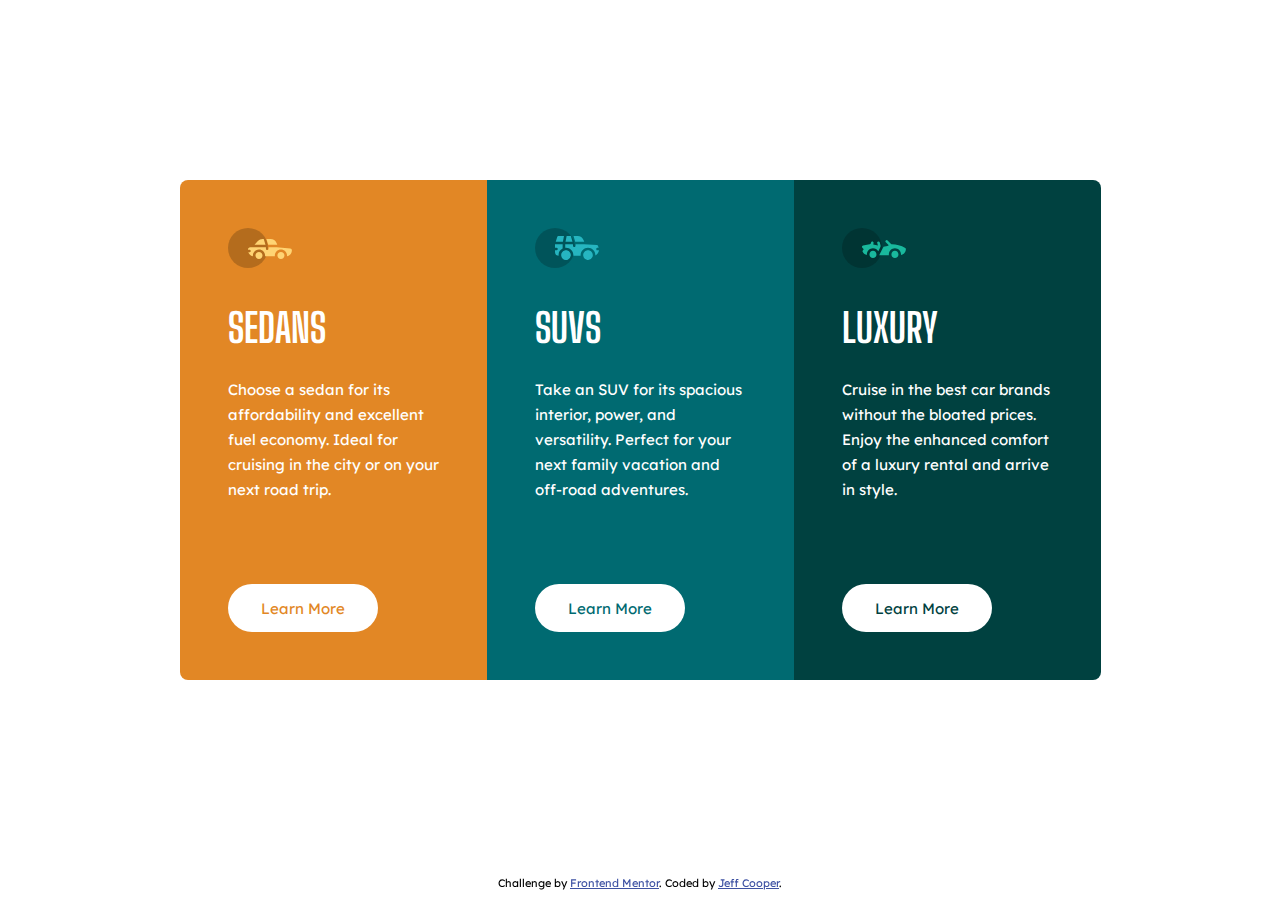
<file: 3-column-preview-card-component-main/index.html>
<!DOCTYPE html>
<html lang="en">

<head>
  <meta charset="UTF-8">
  <meta name="viewport" content="width=device-width, initial-scale=1.0">
  <!-- displays site properly based on user's device -->

  <link rel="icon" type="image/png" sizes="32x32" href="./images/favicon-32x32.png">
  <link rel="preconnect" href="https://fonts.googleapis.com">
  <link rel="preconnect" href="https://fonts.gstatic.com" crossorigin>
  <link href="https://fonts.googleapis.com/css2?family=Big+Shoulders+Display:wght@700&family=Lexend+Deca&display=swap"
    rel="stylesheet">
  <link rel="stylesheet" href="style.css">
  <title>Frontend Mentor | 3-column preview card component</title>
</head>

<body>

  <main>
    <div class="container">

      <article class="card card--sedans">
        <img src="images/icon-sedans.svg" alt="">
        <h2 class="card__title">Sedans</h2>
        <p>
          Choose a sedan for its affordability and excellent fuel economy. Ideal for cruising in the city
          or on your next road trip.
        </p>

        <button type="button" class="btn">Learn More</button>
      </article>

      <article class="card card--suvs">
        <img src="images/icon-suvs.svg" alt="">
        <h2 class="card__title">SUVs</h2>
        <p>
          Take an SUV for its spacious interior, power, and versatility. Perfect for your next family vacation
          and off-road adventures.
        </p>

        <button type="button" class="btn">Learn More</button>
      </article>

      <article class="card card--luxury">
        <img src="images/icon-luxury.svg" alt="">
        <h2 class="card__title">Luxury</h2>
        <p>
          Cruise in the best car brands without the bloated prices. Enjoy the enhanced comfort of a luxury
          rental and arrive in style.
        </p>

        <button type="button" class="btn">Learn More</button>
      </article>
    </div>
  </main>

  <div class="attribution">
    Challenge by <a href="https://www.frontendmentor.io?ref=challenge" target="_blank">Frontend Mentor</a>.
    Coded by <a href="#">Jeff Cooper</a>.
  </div>
</body>

</html>
</file>
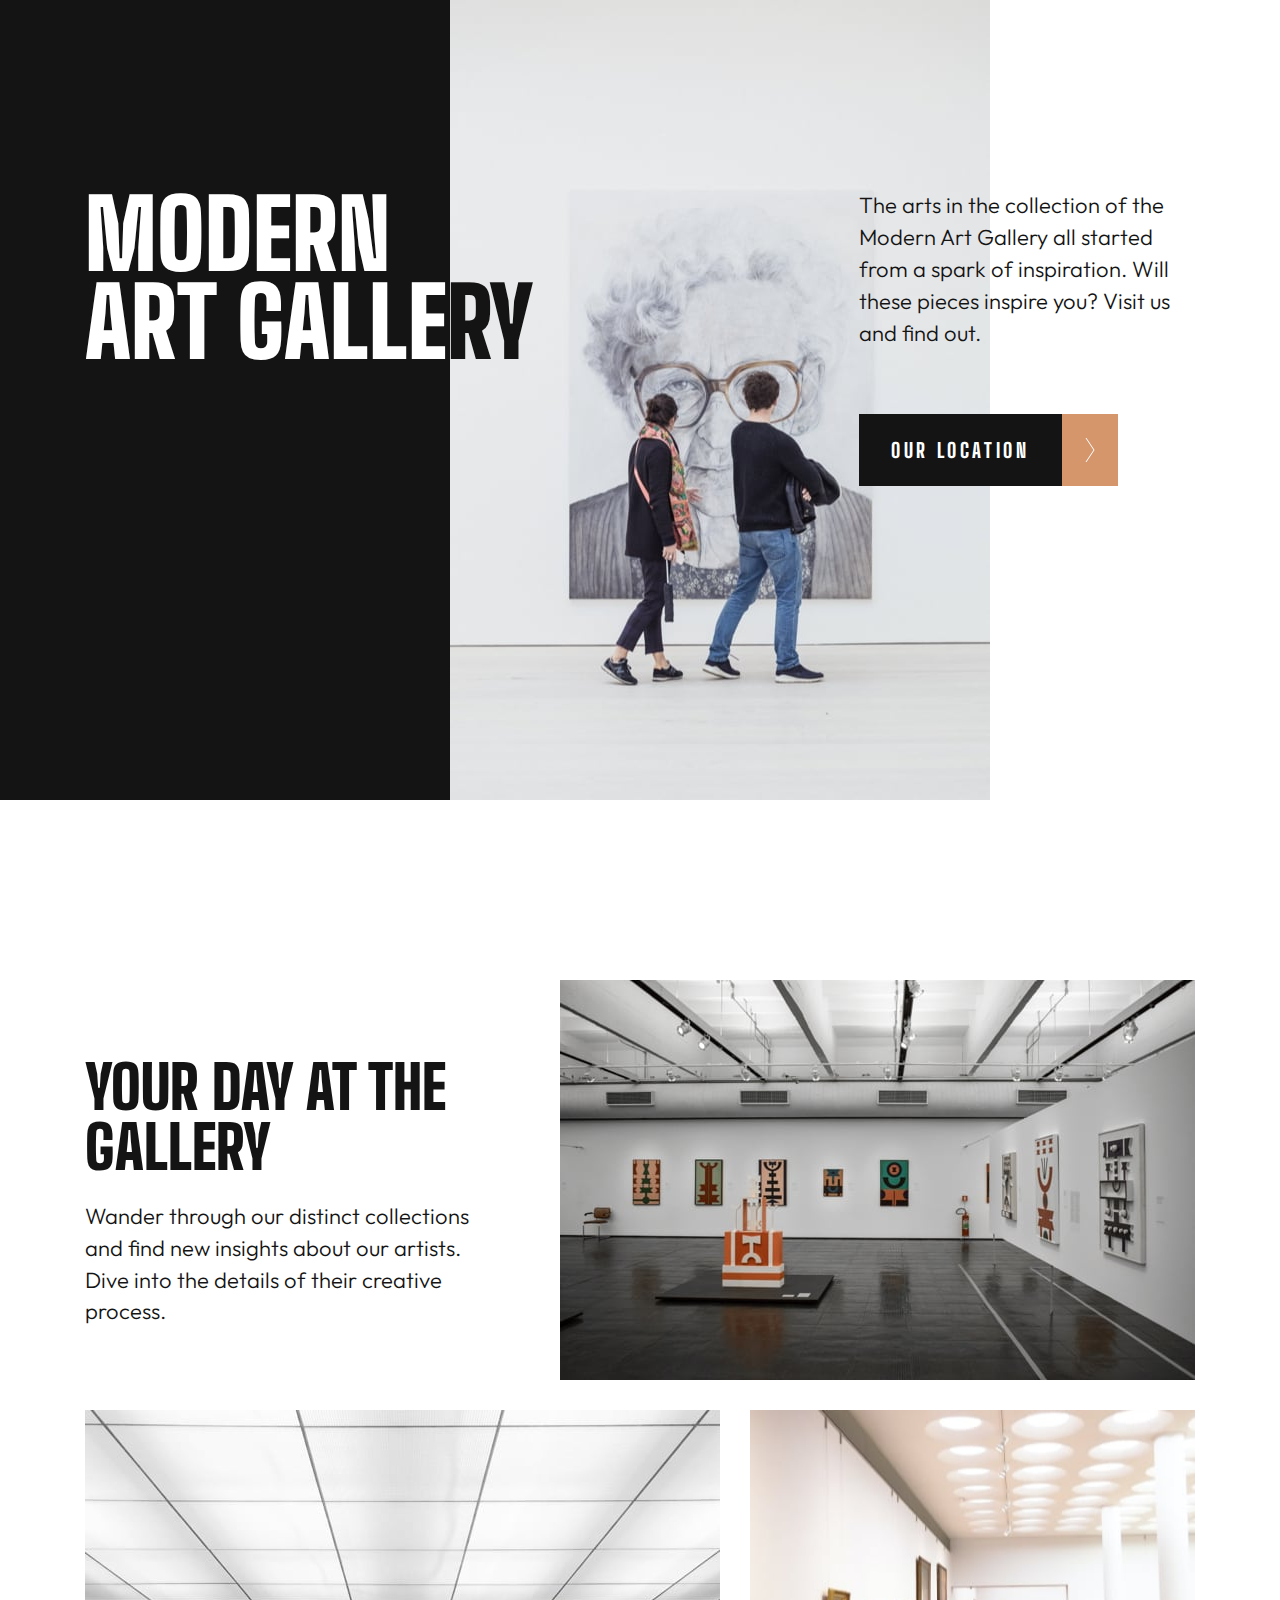
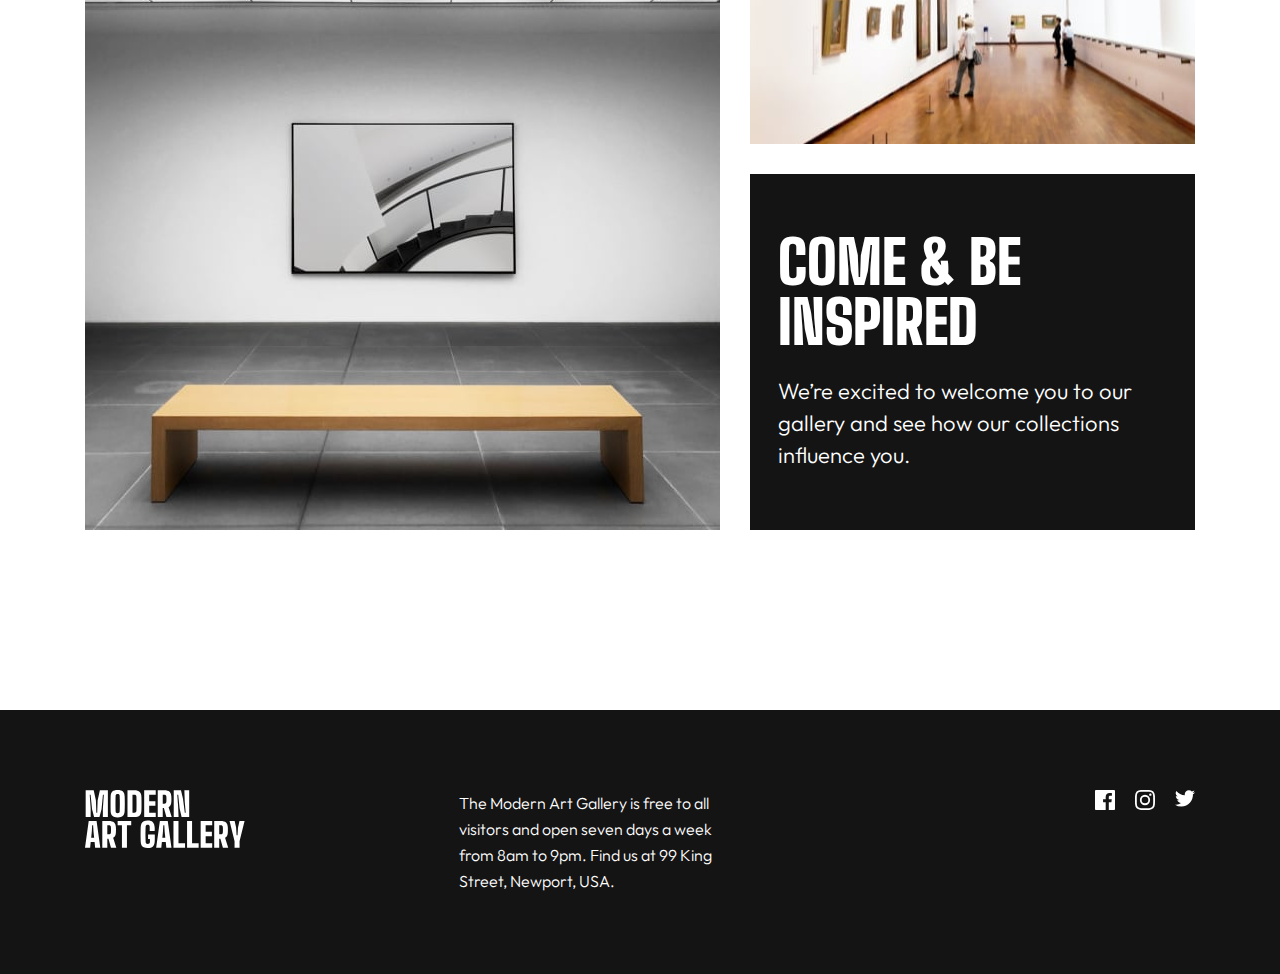
<file: art-gallery-website/index.html>
<!DOCTYPE html>
<html lang="en">

<head>
  <meta charset="UTF-8">
  <meta name="viewport" content="width=device-width, initial-scale=1.0">

  <link rel="icon" type="image/png" sizes="32x32" href="./assets/favicon-32x32.png">
  <link rel="preconnect" href="https://fonts.googleapis.com">
  <link rel="preconnect" href="https://fonts.gstatic.com" crossorigin>
  <link
    href="https://fonts.googleapis.com/css2?family=Big+Shoulders+Display:wght@800;900&family=Outfit:wght@300&display=swap"
    rel="stylesheet">
  <link rel="stylesheet" href="style.css">
  <link rel="stylesheet" href="index.css">
  <script type="module" src="script.js"></script>

  <title>Frontend Mentor | Art gallery website</title>
</head>

<body>
  <main class="main">
    <div class="modern-gallery">
      <picture class="modern-gallery__hero-image">
        <source media="(min-width: 1024px)" srcset="assets/desktop/image-hero.jpg, assets/desktop/image-hero@2x.jpg 2x">
        <source media="(min-width: 768px)" srcset="assets/tablet/image-hero.jpg, assets/tablet/image-hero@2x.jpg 2x">
        <img class="modern-gallery__img" srcset="assets/mobile/image-hero.jpg, assets/mobile/image-hero@2x.jpg 2x"
          src="assets/mobile/image-hero.jpg" alt="hero image 2 people looking at picture of woman in gallery">
      </picture>

      <div class="modern-gallery__card">
        <h1 class="heading--1 modern-gallery__title" data-text-before>
          <span aria-hidden="true">Modern Art Gallery</span>
        </h1>

        <div class="modern-gallery__subsection">
          <p class="text--body-1">
            The arts in the collection of the Modern Art Gallery all started
            from a spark of inspiration. Will these pieces inspire you? Visit
            us and find out.
          </p>

          <a class="btn" href="location.html">
            <span class="btn__text">
              Our location
            </span>
            <span class="btn__arrow" aria-hidden="true">
              <svg class="icon--arrow-right">
                <use href="assets/icons.svg#icon--arrow-right"></use>
              </svg>
            </span>
          </a>
        </div>
      </div>
    </div>

    <div class="your-day container">
      <picture class="your-day__picture">
        <source media="(min-width: 1024px)"
          srcset="assets/desktop/image-grid-1.jpg, assets/desktop/image-grid-1@2x.jpg 2x">
        <source media="(min-width: 768px)"
          srcset="assets/tablet/image-grid-1.jpg, assets/tablet/image-grid-1@2x.jpg 2x">
        <img srcset="assets/mobile/image-grid-1.jpg, assets/mobile/image-grid-1@2x.jpg 2x"
          src="assets/mobile/image-grid-1.jpg" alt="Our Indigenous Population of the Americas Collection">
      </picture>

      <div class="your-day__card">
        <h2 class="heading--2">
          Your day at the gallery
        </h2>

        <p class="text--body-1">
          Wander through our distinct collections and find new insights about
          our artists. Dive into the details of their creative process.
        </p>
      </div>
    </div>

    <div class="be-inspired container">
      <picture class="be-inspired__grid-2">
        <source media="(min-width: 1024px)"
          srcset="assets/desktop/image-grid-2.jpg, assets/desktop/image-grid-2@2x.jpg 2x">
        <source media="(min-width: 768px)"
          srcset="assets/tablet/image-grid-2.jpg, assets/tablet/image-grid-2@2x.jpg 2x">
        <img srcset="assets/mobile/image-grid-2.jpg, assets/mobile/image-grid-2@2x.jpg 2x"
          src="assets/mobile/image-grid-2.jpg" alt="Our modern classics collection">
      </picture>

      <picture class="be-inspired__grid-3">
        <source media="(min-width: 1024px)"
          srcset="assets/desktop/image-grid-3.jpg, assets/desktop/image-grid-3@2x.jpg 2x">
        <source media="(min-width: 768px)"
          srcset="assets/tablet/image-grid-3.jpg, assets/tablet/image-grid-3@2x.jpg 2x">
        <img srcset="assets/mobile/image-grid-3.jpg, assets/mobile/image-grid-3@2x.jpg 2x"
          src="assets/mobile/image-grid-3.jpg" alt="People browsing our gallery">
      </picture>

      <div class="be-inspired__card">
        <h2 class="heading--2">
          Come &amp; be inspired
        </h2>

        <p class="text--body-1">
          We&rsquo;re excited to welcome you to our gallery and see how our collections
          influence you.
        </p>
      </div>
    </div>

  </main>
  <footer class="footer--black">
    <div class="container footer">
      <a href="index.html">
        <span class="visually-hidden">Modern Art Gallery Home</span>
        <svg class="icon icon--logo" aria-hidden="true">
          <use href="assets/icons.svg#icon--logo"></use>
        </svg>
      </a>

      <p class="text--body-2 footer__text">
        The Modern Art Gallery is free to all visitors and open seven days a week
        from 8am to 9pm. Find us at 99 King Street, Newport, USA.
      </p>

      <div class="social-icons">
        <a href="https://facebook.com">
          <span class="visually-hidden">Facebook</span>
          <svg class="icon icon--facebook" aria-hidden="true">
            <use href="assets/icons.svg#icon--facebook"></use>
          </svg>
        </a>
        <a href="https://instagram.com">
          <span class="visually-hidden">Instagram</span>
          <svg class="icon icon--instagram" aria-hidden="true">
            <use href="assets/icons.svg#icon--instagram"></use>
          </svg>
        </a>
        <a href="https://twitter.com">
          <span class="visually-hidden">Twitter</span>
          <svg class="icon icon--twitter" aria-hidden="true">
            <use href="assets/icons.svg#icon--twitter"></use>
          </svg>
        </a>
      </div>
    </div>
  </footer>
</body>

</html>
</file>
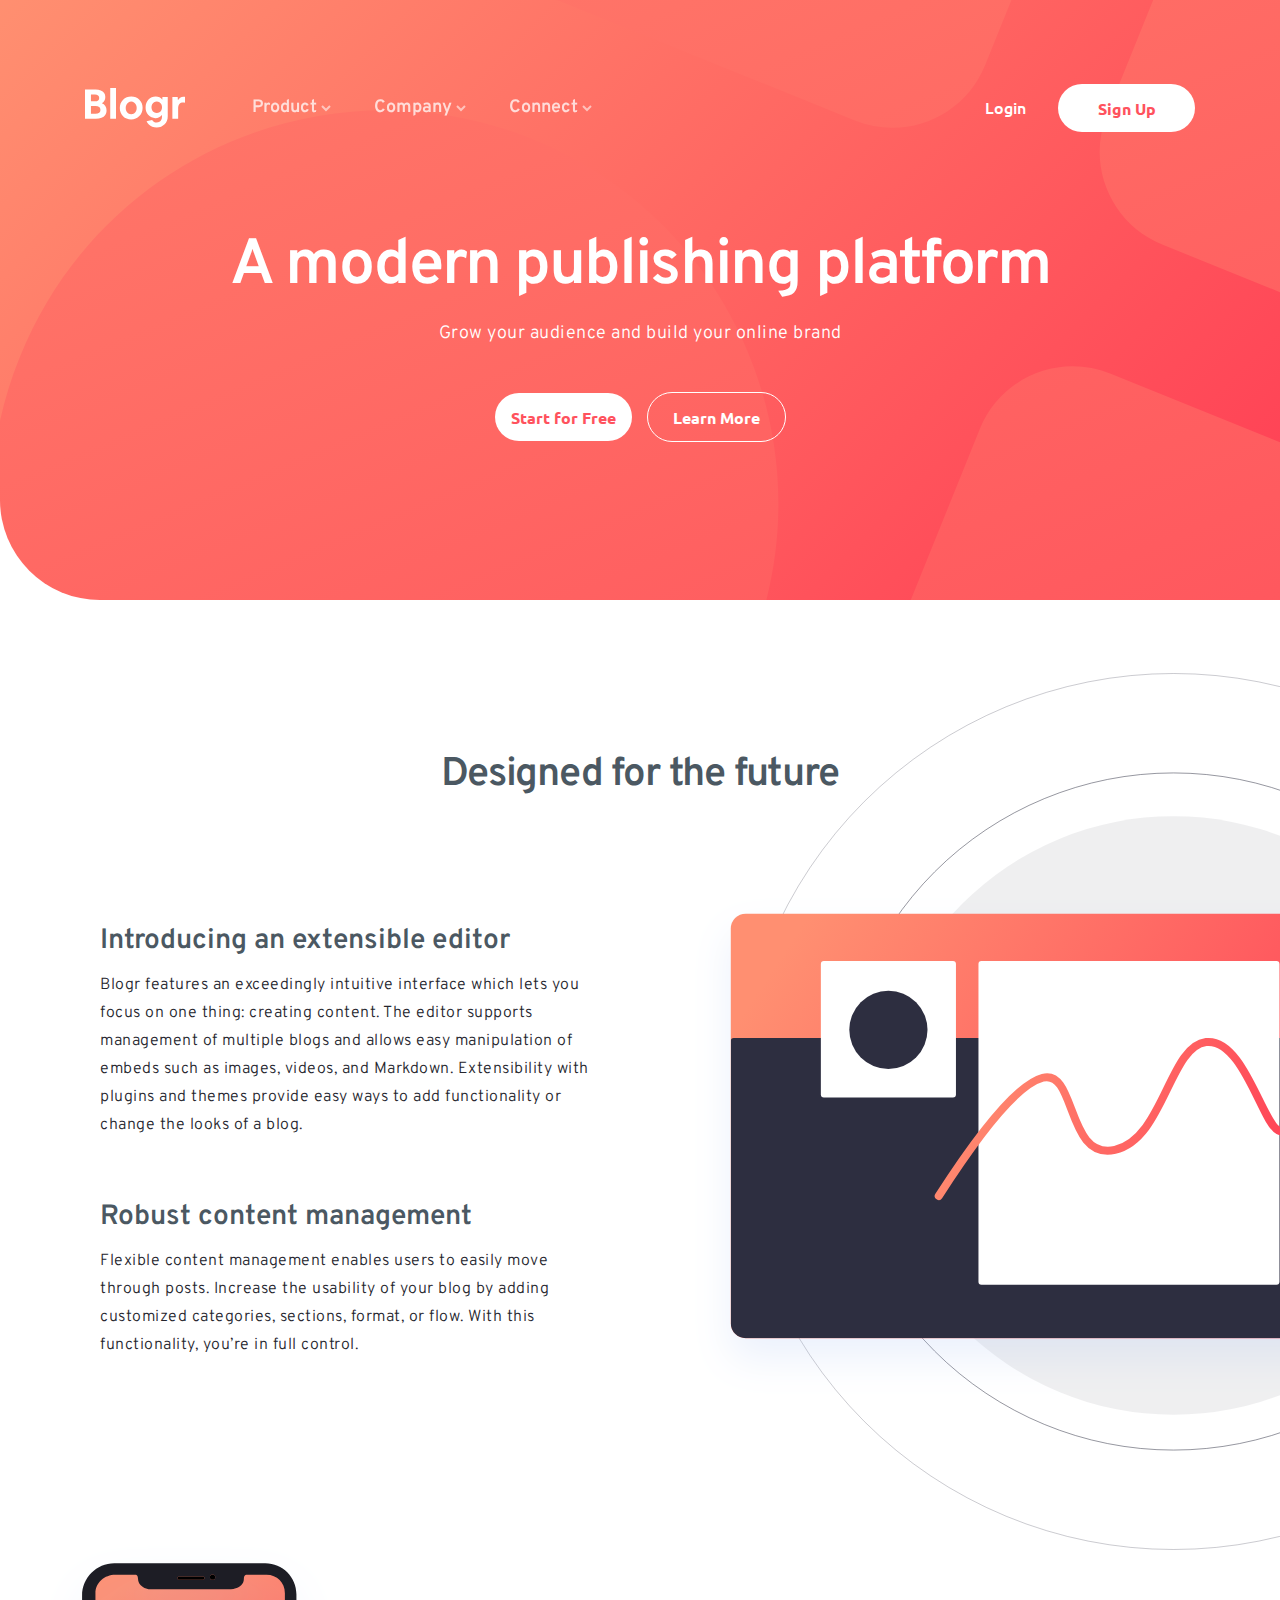
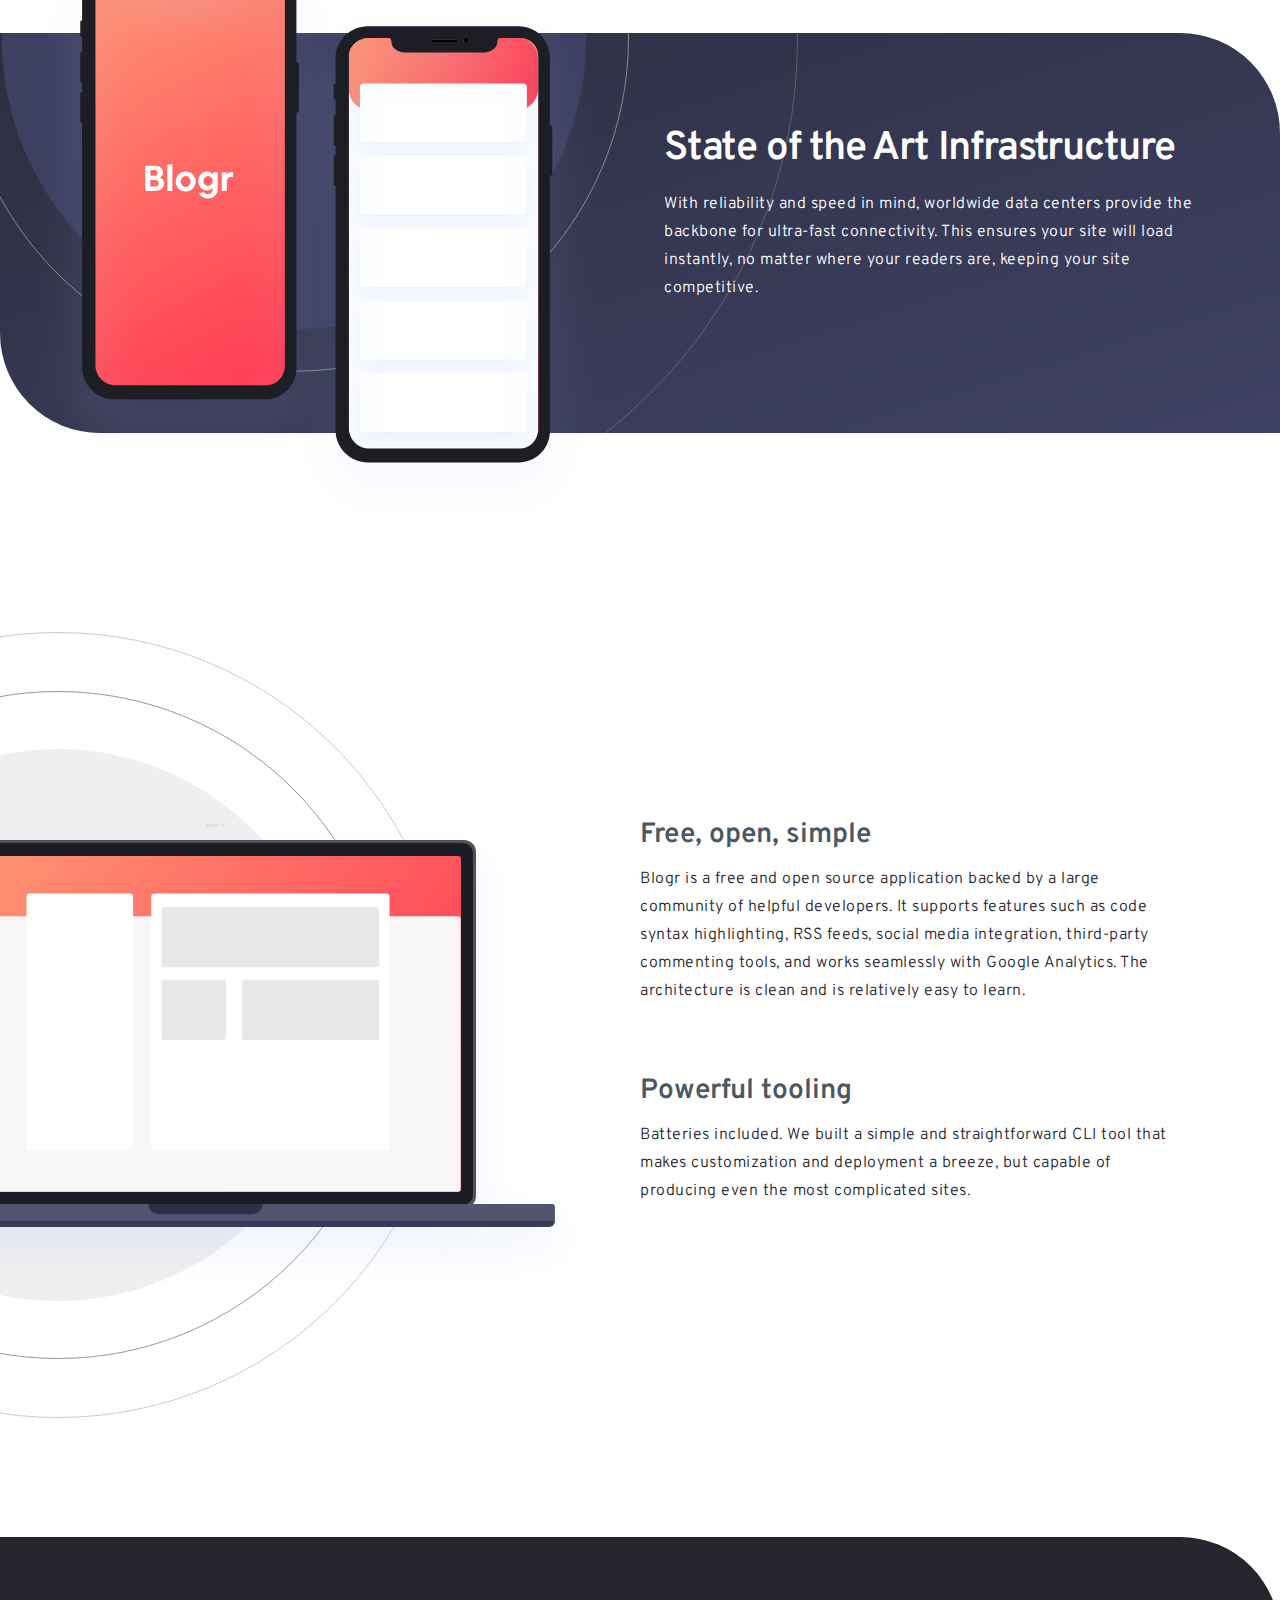
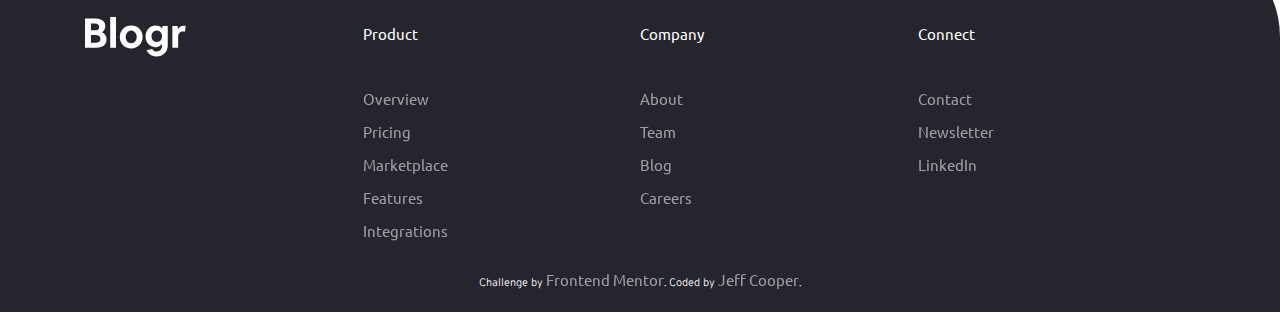
<file: blogr-landing-page/index.html>
<!DOCTYPE html>
<html lang="en">

<head>
  <meta charset="UTF-8">
  <meta name="viewport" content="width=device-width, initial-scale=1.0">
  <link rel="icon" type="image/png" sizes="32x32" href="images/favicon-32x32.png">
  <link rel="preconnect" href="https://fonts.googleapis.com">
  <link rel="preconnect" href="https://fonts.gstatic.com" crossorigin>
  <link
    href="https://fonts.googleapis.com/css2?family=Overpass:wght@300;600&family=Ubuntu:wght@400;500;700&display=swap"
    rel="stylesheet">
  <link rel="stylesheet" href="styles.css">
  <script src="script.js" defer></script>
  <title>Frontend Mentor | [Blogr]</title>
</head>

<body>
  <!--
    header is positioned absolute with no background of its own on top of hero section
  -->
  <header class="header">
    <!-- invisible toggle for mobile nav visible -->
    <input type="checkbox" id="header-nav__toggle" class="header-nav__toggle" onclick="dropdownToggle();">
    <svg class="icon-logo small-logo">
      <use href="images/images.svg#logo"></use>
    </svg>
    <label for="header-nav__toggle" class="header-nav__toggle-label">
      <svg class="icon-hamburger header-nav--closed" onclick="document.body.classList.add('modal');">
        <use href="images/images.svg#icon-hamburger"></use>
      </svg>
      <svg class="icon-close header-nav--opened" onclick="document.body.classList.remove('modal');">
        <use href="images/images.svg#icon-close"></use>
      </svg>
    </label>
    <nav class="header-nav">
      <ul>
        <li class="dropdown">
          <!-- invisible toggle for dropdown visible -->
          <input type="checkbox" id="dropdown__toggle-1" class="dropdown__toggle" onclick="dropdownToggle(this);">
          <!-- associated label -->
          <label for="dropdown__toggle-1" class="dropdown__label">
            Product
            <svg class="icon-arrow-light">
              <use href="images/images.svg#icon-arrow-light" />
            </svg>
          </label>

          <ul class="dropdown__list">
            <li><a href="#">Overview</a></li>
            <li><a href="#">Pricing</a></li>
            <li><a href="#">Marketplace</a></li>
            <li><a href="#">Features</a></li>
            <li><a href="#">Integrations</a></li>
          </ul>
        </li>

        <li class="dropdown">
          <!-- invisible toggle for dropdown visible -->
          <input type="checkbox" id="dropdown__toggle-2" class="dropdown__toggle" onclick="dropdownToggle(this);">
          <!-- associated label -->
          <label for="dropdown__toggle-2" class="dropdown__label">
            Company
            <svg class="icon-arrow-light">
              <use href="images/images.svg#icon-arrow-light" />
            </svg>
          </label>

          <ul class="dropdown__list">
            <li> <a href="#">About</a> </li>
            <li> <a href="#">Team</a> </li>
            <li> <a href="#">Blog</a> </li>
            <li> <a href="#">Careers</a> </li>
          </ul>
        </li>

        <li class="dropdown">
          <!-- invisible toggle for dropdown visible -->
          <input type="checkbox" id="dropdown__toggle-3" class="dropdown__toggle" onclick="dropdownToggle(this);">
          <!-- associated label -->
          <label for="dropdown__toggle-3" class="dropdown__label">
            Connect
            <svg class="icon-arrow-light">
              <use href="images/images.svg#icon-arrow-light" />
            </svg>
          </label>

          <ul class="dropdown__list">
            <li> <a href="#">Contact</a> </li>
            <li> <a href="#">Newsletter</a> </li>
            <li> <a href="#">LinkedIn</a> </li>
          </ul>
        </li>

        <li>
          <hr>
        </li>

        <li class="header-nav__menu-spacer"><a href="#"> Login </a></li>
        <li><button type="button" class="btn btn--tertiary">Sign Up</button></li>

      </ul>
    </nav>
  </header>

  <main>
    <!-- Hero Section -->
    <section class="hero">
      <div class="container">
        <h1 class="heading--1">A modern publishing platform</h1>

        <p class="p--hero">Grow your audience and build your online brand</p>

        <div class="hero__buttons">
          <button type="button" class="btn btn--primary">Start for Free</button>
          <button type="button" class="btn btn--secondary">Learn More</button>
        </div>
      </div>
    </section>

    <!-- Design Section -->
    <section class="design">
      <div class="design__container">

        <h2 class="heading--2 design__heading">Designed for the future</h2>

        <div class="design__card">
          <h3 class="heading--4">Introducing an extensible editor</h3>
          <p>
            Blogr features an exceedingly intuitive interface which lets you focus
            on one thing: creating content. The editor supports management of
            multiple blogs and allows easy manipulation of embeds such as images,
            videos, and Markdown. Extensibility with plugins and themes provide
            easy ways to add functionality or change the looks of a blog.
          </p>

          <h3 class="heading--4">Robust content management</h3>
          <p>
            Flexible content management enables users to easily move through
            posts. Increase the usability of your blog by adding customized
            categories, sections, format, or flow. With this functionality, you’re
            in full control.
          </p>
        </div>
      </div>
    </section>

    <!-- Infrastructure Section -->
    <section class="infrastructure">
      <div class="infrastructure__background">
      </div>
      <div class="infrastructure__container">

        <img class="infrastructure__img" src="images/illustration-phones.svg" alt="">
        <div class="infrastructure__card">
          <h2 class="heading--3">State of the Art Infrastructure</h2>
          <p>
            With reliability and speed in mind, worldwide data centers provide
            the backbone for ultra-fast connectivity. This ensures your site
            will load instantly, no matter where your readers are, keeping your
            site competitive.
          </p>
        </div>
      </div>
    </section>

    <!-- Simple and Powerful Section -->
    <section class="simple">
      <picture class="simple__img">
        <source media="(min-width: 40rem)" srcset="images/illustration-laptop-desktop.svg">
        <img src="images/illustration-laptop-mobile.svg" alt="">
      </picture>
      <div class="simple__card">
        <h2 class="heading--4">Free, open, simple</h2>
        <p>
          Blogr is a free and open source application backed by a large
          community of helpful developers. It supports features such as code
          syntax highlighting, RSS feeds, social media integration,
          third-party commenting tools, and works seamlessly with Google
          Analytics. The architecture is clean and is relatively easy to
          learn.
        </p>

        <h2 class="heading--4">Powerful tooling</h2>
        <p>
          Batteries included. We built a simple and straightforward CLI tool
          that makes customization and deployment a breeze, but capable of
          producing even the most complicated sites.
        </p>
      </div>
    </section>
  </main>

  <footer class="footer">

    <div class="footer__container">
      <svg class="icon-logo">
        <use href="images/images.svg#logo" />
      </svg>

      <ul>
        <li><a href="#">Product</a></li>
        <li><a href="#">Overview</a></li>
        <li><a href="#">Pricing</a></li>
        <li><a href="#">Marketplace</a></li>
        <li><a href="#">Features</a></li>
        <li><a href="#">Integrations</a></li>
      </ul>

      <ul>
        <li><a href="#">Company</a></li>
        <li><a href="#">About</a></li>
        <li><a href="#">Team</a></li>
        <li><a href="#">Blog</a></li>
        <li><a href="#">Careers</a></li>
      </ul>

      <ul>
        <li><a href="#">Connect</a></li>
        <li><a href="#"> Contact </a></li>
        <li><a href="#"> Newsletter </a></li>
        <li><a href="#"> LinkedIn </a></li>
      </ul>

      <div class="attribution">
        Challenge by
        <a href="https://www.frontendmentor.io?ref=challenge" target="_blank">Frontend Mentor</a>. Coded by <a
          href="#">Jeff Cooper</a>.
      </div>
    </div>
  </footer>
</body>

</html>
</file>
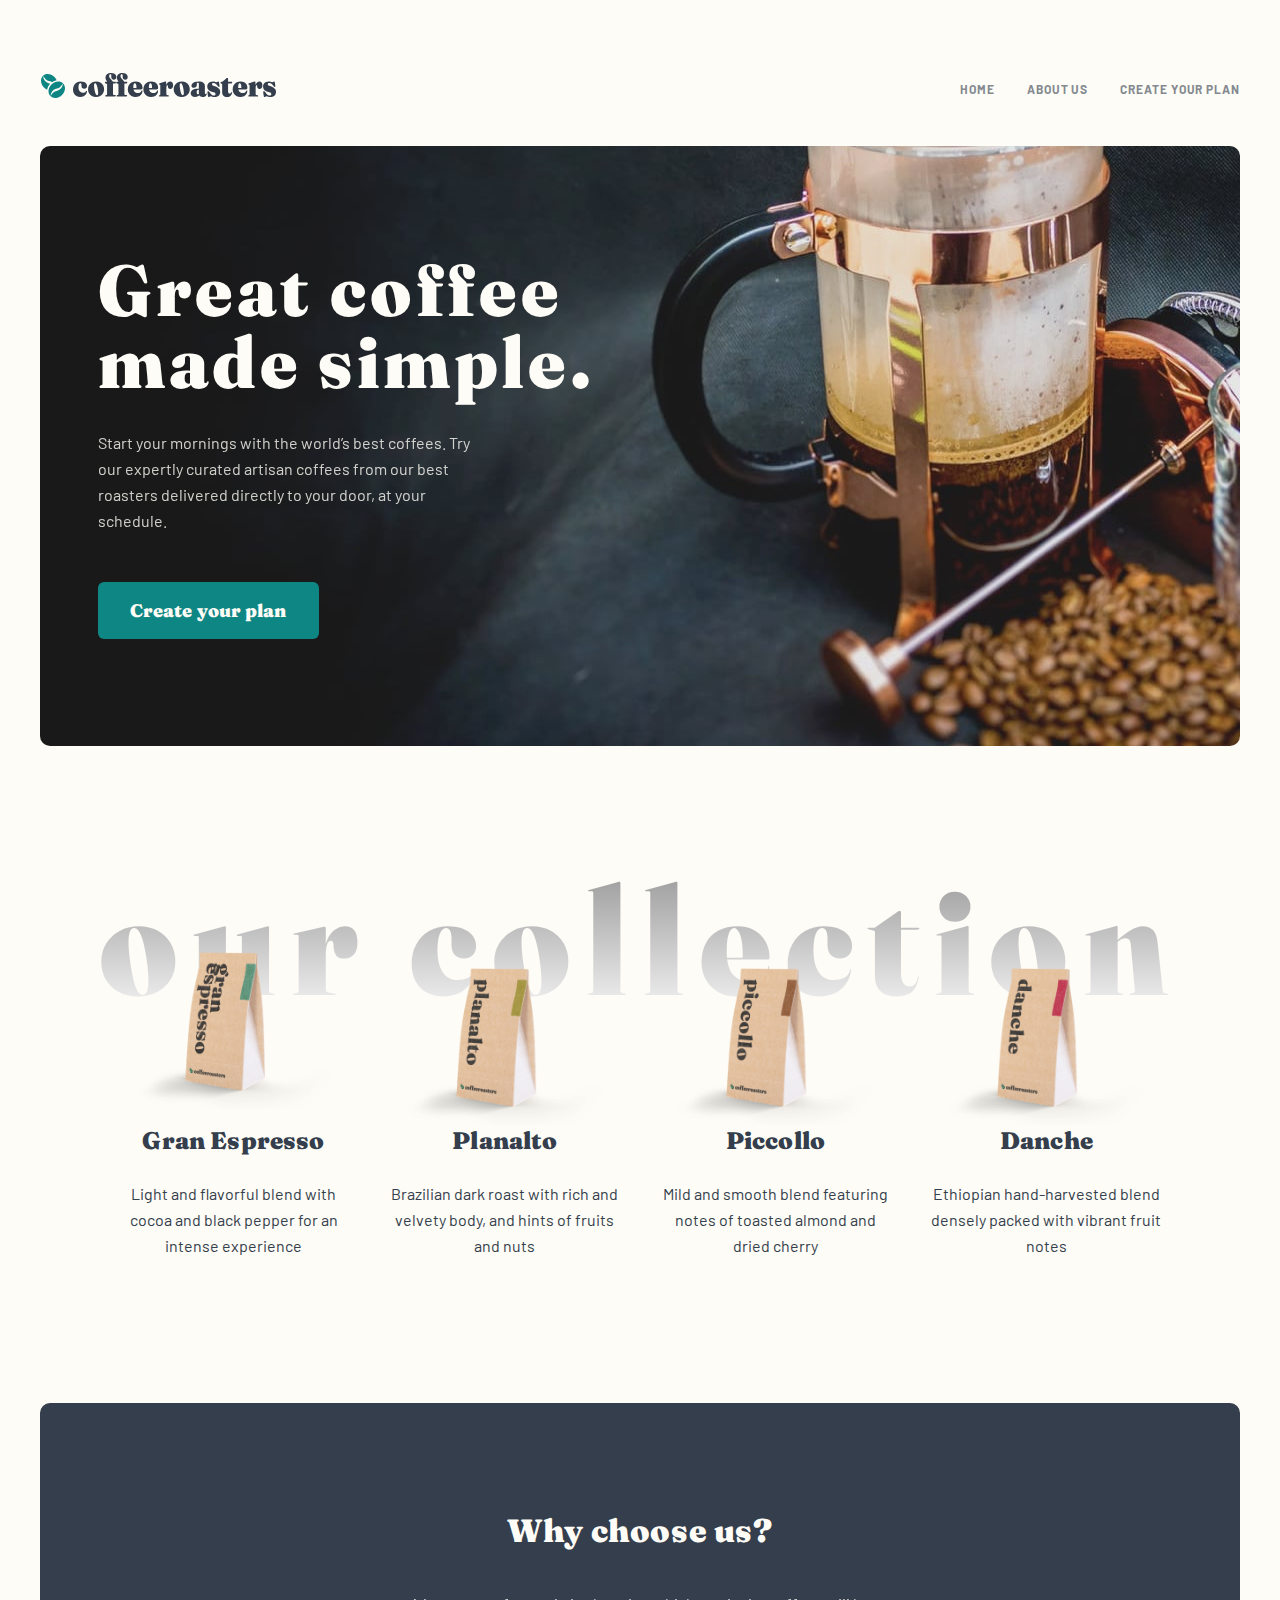
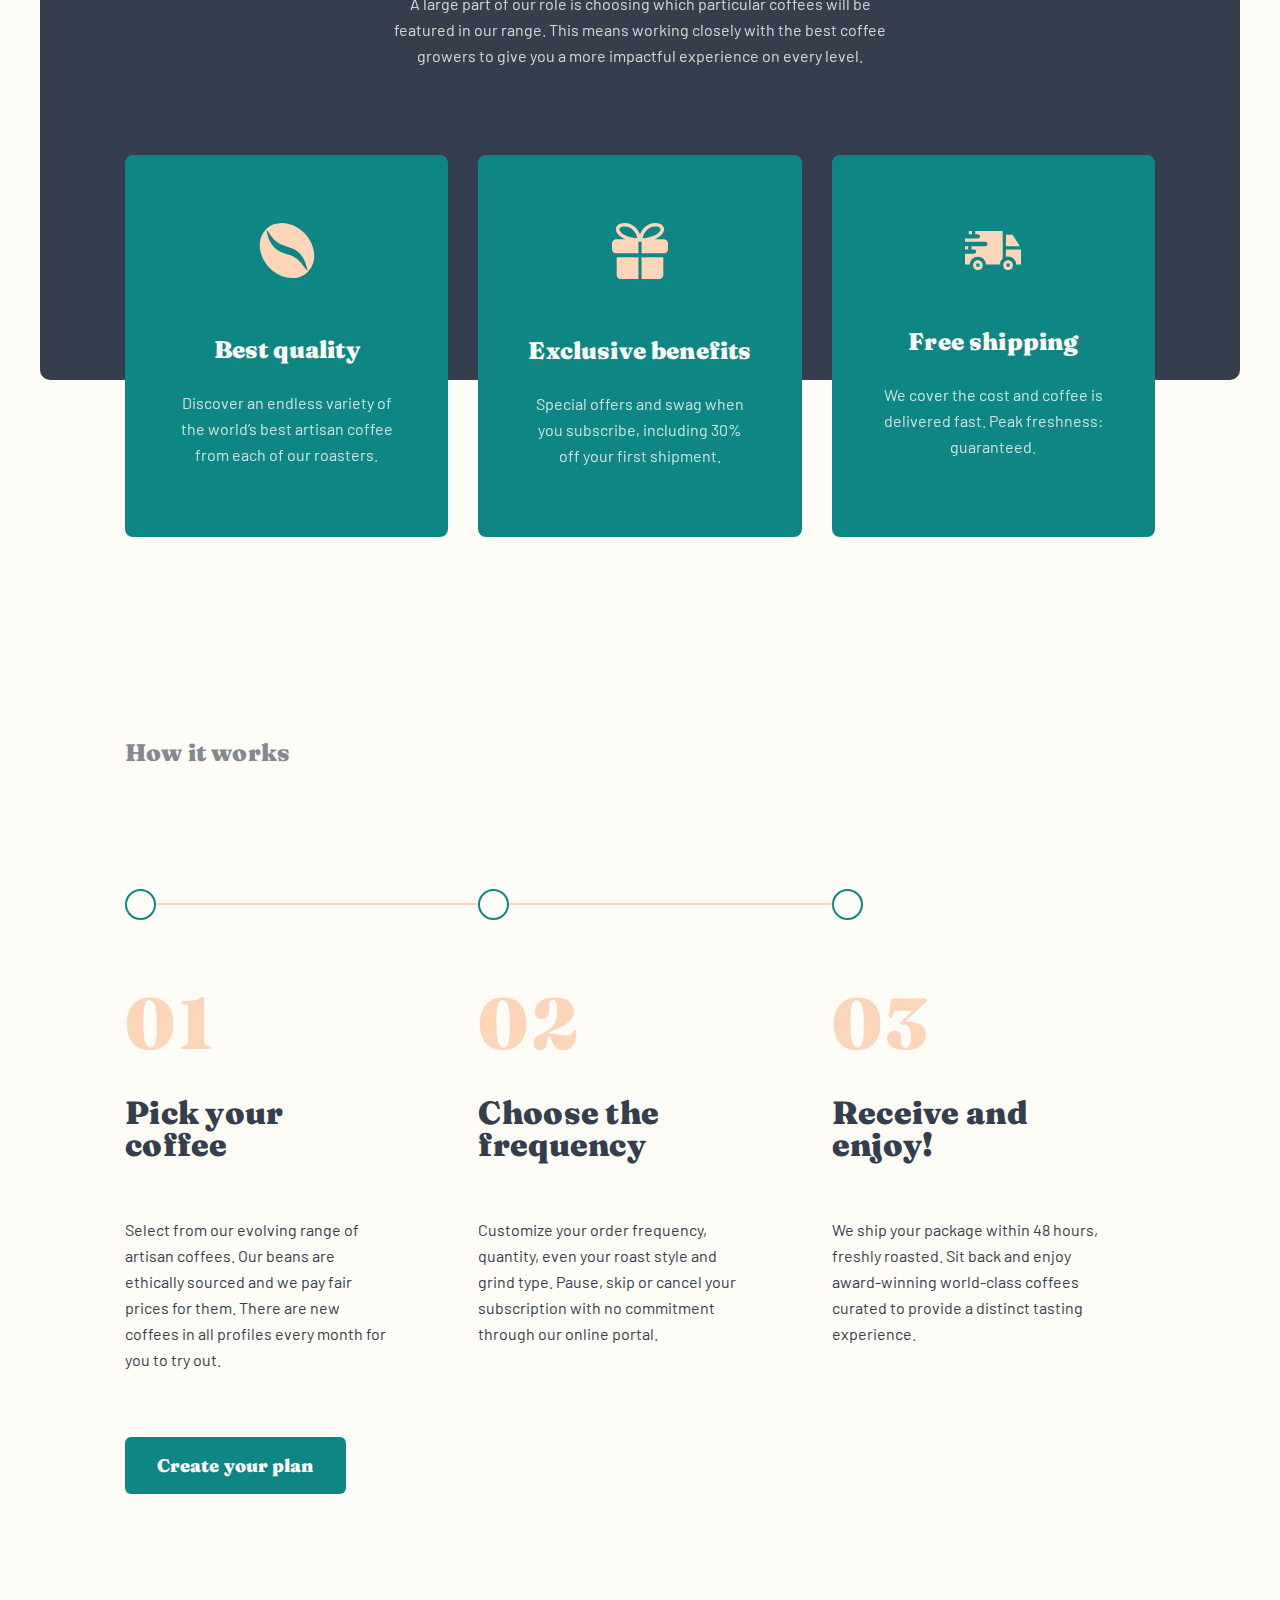
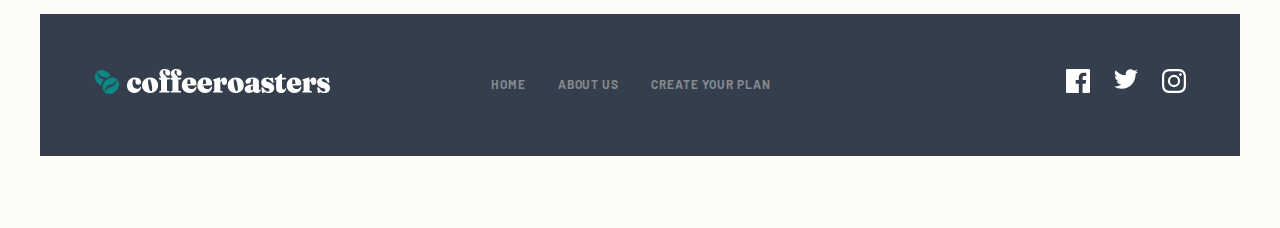
<file: coffeeroasters-subscription-site/index.html>
<!DOCTYPE html>
<html lang="en">

<head>
  <meta charset="UTF-8">
  <meta name="viewport" content="width=device-width, initial-scale=1.0">

  <!-- Google Fonts -->
  <link rel="preconnect" href="https://fonts.googleapis.com">
  <link rel="preconnect" href="https://fonts.gstatic.com" crossorigin>
  <link
    href="https://fonts.googleapis.com/css2?family=Barlow:wght@400;700&family=Fraunces:opsz,wght@9..144,900&display=swap"
    rel="stylesheet">

  <link rel="icon" type="image/png" sizes="32x32" href="./assets/favicon-32x32.png">

  <link rel="stylesheet" href="styles/style.css">
  <link rel="stylesheet" href="styles/home.css">
  <script src="script.js" defer></script>

  <title>Frontend Mentor | Coffeeroasters subscription site</title>
  <meta name="description" content="Coffeeroasters subscription purchase coffee online Frontend Mentor Challenge">
</head>

<body>
  <header class="header container">
    <div class="menu__backdrop" onclick="closeMenu(event);">
      <a href="/index.html">
        <span class="visually-hidden">CoffeeRoasters home</span>
        <svg class="icon-logo">
          <use href="assets/images.svg#logo"></use>
        </svg>
      </a>
      <nav class="nav menu" aria-labelledby="main-menu">
        <h2 id="main-menu" class="visually-hidden">Main Site Navigation Menu</h2>
        <button class="menu__toggle" type="button" aria-expanded="false" onclick="headerNavMenuClicked(event);">
          <span class="visually-hidden">Menu</span>
        </button>
        <ul class="menu__options">
          <li>
            <a href="#">Home</a>
          </li>
          <li>
            <a href="about.html">About us</a>
          </li>
          <li>
            <a href="plan.html">Create your plan</a>
          </li>
        </ul>
      </nav>
    </div>
  </header>
  <main class="main">
    <section class="hero container">
      <h1 class="heading--1">
        Great coffee made simple.
      </h1>

      <p class="p">
        Start your mornings with the world’s best coffees. Try our expertly curated artisan
        coffees from our best roasters delivered directly to your door, at your schedule.
      </p>

      <form action="plan.html">
        <button type="submit" class="btn">Create your plan</button>
      </form>
    </section>

    <section class="our-collection container">
      <h2 class="title--1">
        Our collection
      </h2>

      <div class="our-collection__grid">
        <img src="assets/home/image-gran-espresso.png" alt="">

        <div class="our-collection__card">
          <h3 class="heading--5">
            Gran Espresso
          </h3>
          <p class="p">
            Light and flavorful blend with cocoa and black pepper for an intense experience
          </p>
        </div>

        <img src="assets/home/image-planalto.png" alt="">

        <div class="our-collection__card">
          <h3 class="heading--5">
            Planalto
          </h3>
          <p class="p">
            Brazilian dark roast with rich and velvety body, and hints of fruits and nuts
          </p>
        </div>

        <img src="assets/home/image-piccollo.png" alt="">

        <div class="our-collection__card">
          <h3 class="heading--5">
            Piccollo
          </h3>
          <p class="p">
            Mild and smooth blend featuring notes of toasted almond and dried cherry
          </p>
        </div>

        <img src="assets/home/image-danche.png" alt="">

        <div class="our-collection__card">
          <h3 class="heading--5">
            Danche
          </h3>
          <p class="p">
            Ethiopian hand-harvested blend densely packed with vibrant fruit notes
          </p>
        </div>
      </div>
    </section>

    <section class="why-us container">
      <h2 class="heading--2">
        Why choose us?
      </h2>

      <p class="p">
        A large part of our role is choosing which particular coffees will be featured
        in our range. This means working closely with the best coffee growers to give
        you a more impactful experience on every level.
      </p>

      <div class="why-us__grid">
        <div class="why-us__card">
          <img src="assets/home/icon-coffee-bean.svg" alt="">
          <div class="why-us__card-content">
            <h3 class="heading--5">
              Best quality
            </h3>
            <p class="p">
              Discover an endless variety of the world’s best artisan coffee from each of our roasters.
            </p>
          </div>
        </div>

        <div class="why-us__card">
          <img src="assets/home/icon-gift.svg" alt="">
          <div class="why-us__card-content">
            <h3 class="heading--5">
              Exclusive benefits
            </h3>
            <p class="p">
              Special offers and swag when you subscribe, including 30% off your first shipment.
            </p>
          </div>
        </div>

        <div class="why-us__card">
          <img src="assets/home/icon-truck.svg" alt="">
          <div class="why-us__card-content">
            <h3 class="heading--5">
              Free shipping
            </h3>
            <p class="p">
              We cover the cost and coffee is delivered fast. Peak freshness: guaranteed.
            </p>
          </div>
        </div>
      </div>
    </section>

    <section class="how-it-works container">
      <h2 class="heading--5">
        How it works
      </h2>

      <div class="how-it-works__list">
        <div class="how-it-works__line"></div>
        <div class="how-it-works__ball how-it-works__ball--1"></div>
        <h3 class="heading--4">Pick your coffee</h3>
        <p class="p">
          Select from our evolving range of artisan coffees. Our beans are ethically
          sourced and we pay fair prices for them. There are new coffees in all profiles
          every month for you to try out.
        </p>


        <div class="how-it-works__ball how-it-works__ball--2"></div>
        <h3 class="heading--4">Choose the frequency</h3>
        <p class="p">
          Customize your order frequency, quantity, even your roast style and grind type.
          Pause, skip or cancel your subscription with no commitment through our online portal.
        </p>

        <div class="how-it-works__ball how-it-works__ball--3"></div>
        <h3 class="heading--4">Receive and enjoy!</h3>
        <p class="p">
          We ship your package within 48 hours, freshly roasted. Sit back and enjoy award-winning
          world-class coffees curated to provide a distinct tasting experience.
        </p>
      </div>

      <form action="plan.html">
        <button type="submit" class="btn">Create your plan</button>
      </form>
    </section>
  </main>
  <footer class="footer container">
    <a href="/index.html">
      <span class="visually-hidden">CoffeeRoasters Home</span>
      <svg class="icon-logo icon-logo--white">
        <use href="assets/images.svg#logo"></use>
      </svg>
    </a>
    <nav class="nav menu" aria-labelledby="footer-menu">
      <h2 id="footer-menu" class="visually-hidden">Footer Site Navigation</h2>
      <ul class="menu__options">
        <li>
          <a href="#">Home</a>
        </li>
        <li>
          <a href="about.html">About us</a>
        </li>
        <li>
          <a href="plan.html">Create your plan</a>
        </li>
      </ul>
    </nav>
    <div class="footer__social">
      <a href="http://facebook.com">
        <span class="visually-hidden">Facebook Link</span>
        <svg class="footer__social-icon">
          <use href="assets/images.svg#icon-facebook"></use>
        </svg>
      </a>
      <a href="https://twitter.com">
        <span class="visually-hidden">Twitter Link</span>
        <svg class="footer__social-icon">
          <use href="assets/images.svg#icon-twitter"></use>
        </svg>
      </a>
      <a href="https://instagram.com">
        <span class="visually-hidden">Instagram Link</span>
        <svg class="footer__social-icon">
          <use href="assets/images.svg#icon-instagram"></use>
        </svg>
      </a>
    </div>
  </footer>
</body>

</html>
</file>
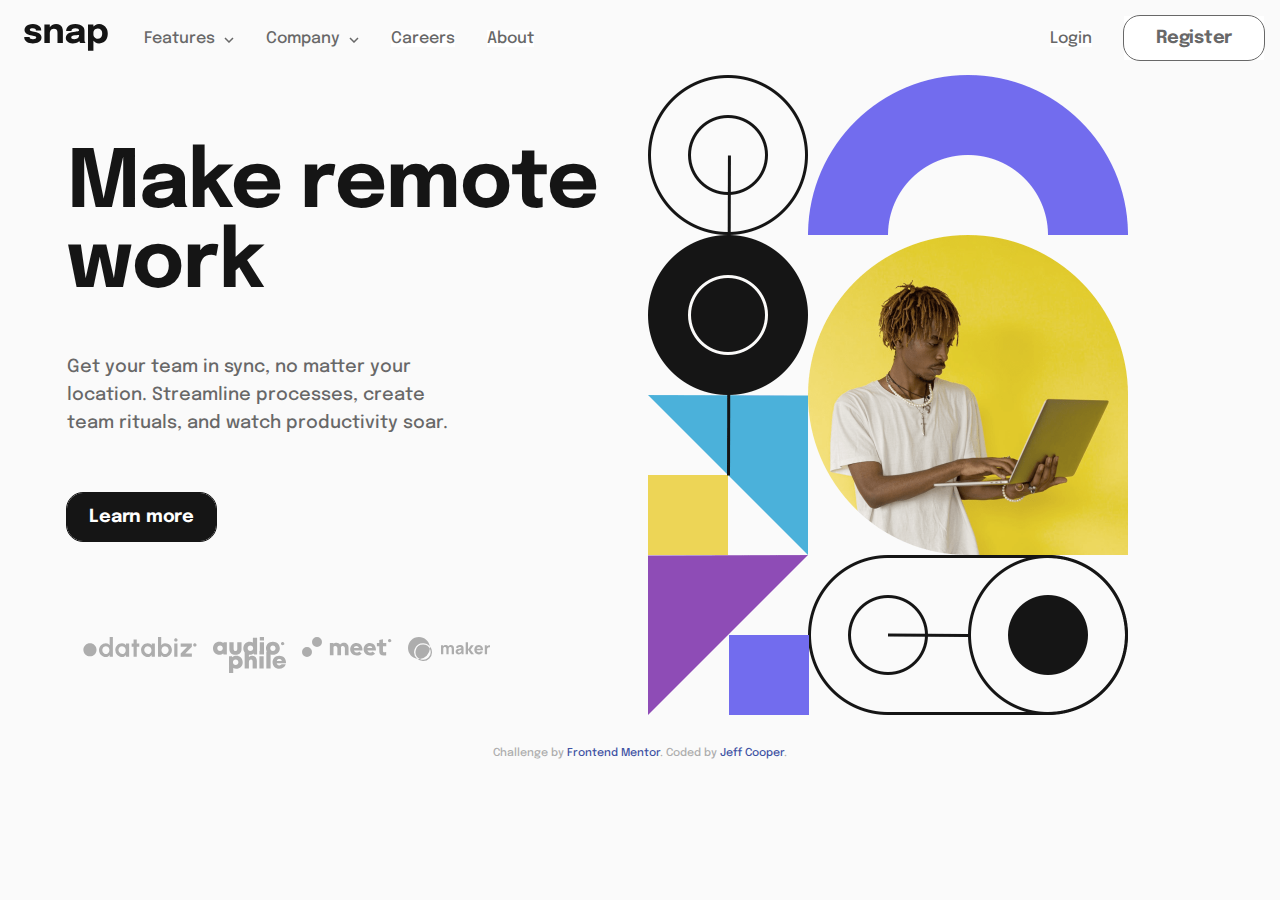
<file: intro-section-with-dropdown-navigation-main/index.html>
<!DOCTYPE html>
<html lang="en">

<head>
  <meta charset="UTF-8">
  <meta name="viewport" content="width=device-width, initial-scale=1.0">
  <!-- displays site properly based on user's device -->

  <link rel="icon" type="image/png" sizes="32x32" href="./images/favicon-32x32.png">

  <!-- Google Fonts -->
  <link rel="preconnect" href="https://fonts.googleapis.com">
  <link rel="preconnect" href="https://fonts.gstatic.com" crossorigin>
  <link href="https://fonts.googleapis.com/css2?family=Epilogue:wght@500;700&display=swap" rel="stylesheet">

  <link rel="stylesheet" href="style.css">
  <script src="script.js" defer></script>

  <title>Frontend Mentor | Intro section with dropdown navigation</title>
</head>

<body>
  <header class="header">
    <span class="header__logo icon--snap-logo"></span>
    <div class="header__backdrop" onclick="dismissModal(event, this);">
      <nav class="header-nav">
        <button type="button" class="header-nav__button" id="headerNavButton" onclick="headerNavClicked(event);">
          <span class="visually-hidden">Menu</span>
          <span class="header-nav__toggle-open icon--hamburger"></span>
          <span class="header-nav__toggle-close icon--close"></span>
        </button>
        <ul class="header-nav__menu">
          <li>
            <button type="button" class="dropdown" aria-owns="features-dropdown"
              onclick="dropdownClicked(event);">Features</button>
            <ul class="dropdown__menu dropdown__menu--right-align" id="features-dropdown">
              <li><a class="icon--todo" href="#">Todo List</a></li>
              <li><a class="icon--calendar" href="#">Calendar</a></li>
              <li><a class="icon--reminders" href="#">Reminders</a></li>
              <li><a class="icon--planning" href="#">Planning</a></li>
            </ul>
          </li>
          <li>
            <button type="button" class="dropdown" onclick="dropdownClicked(event);">Company</button>
            <ul class="dropdown__menu">
              <li><a href="#">History</a></li>
              <li><a href="#">Our Team</a></li>
              <li><a href="#">Blog</a></li>
            </ul>
          </li>
          <li><a href="#">Careers</a></li>
          <li><a href="#">About</a></li>
          <li class="header-nav__login"><a href="#">Login</a></li>
          <li class="header-nav__register"><button class="btn btn--inverse" type="button">Register</button></li>
        </ul>
      </nav>
    </div>
  </header>
  <main>
    <div class="container">
      <picture>
        <source media="(min-width: 40rem)" srcset="images/image-hero-desktop.png">
        <img src="images/image-hero-mobile.png" alt="Technician looking at laptop">
      </picture>

      <div class="group">

        <h1 class="heading--1">
          Make remote work
        </h1>

        <p>
          Get your team in sync, no matter your location. Streamline processes,
          create team rituals, and watch productivity soar.
        </p>

        <button class="btn" type="button">Learn more</button>

        <ul class="clients">
          <li><span class="logo--databiz"></span></li>
          <li><span class="logo--audiophile"></span></li>
          <li><span class="logo--meet"></span></li>
          <li><span class="logo--maker"></span></li>
        </ul>
      </div>
    </div>
  </main>

  <footer>
    <div class="attribution">
      Challenge by <a href="https://www.frontendmentor.io?ref=challenge" target="_blank">Frontend Mentor</a>.
      Coded by <a href="#">Jeff Cooper</a>.
    </div>
  </footer>
</body>

</html>
</file>
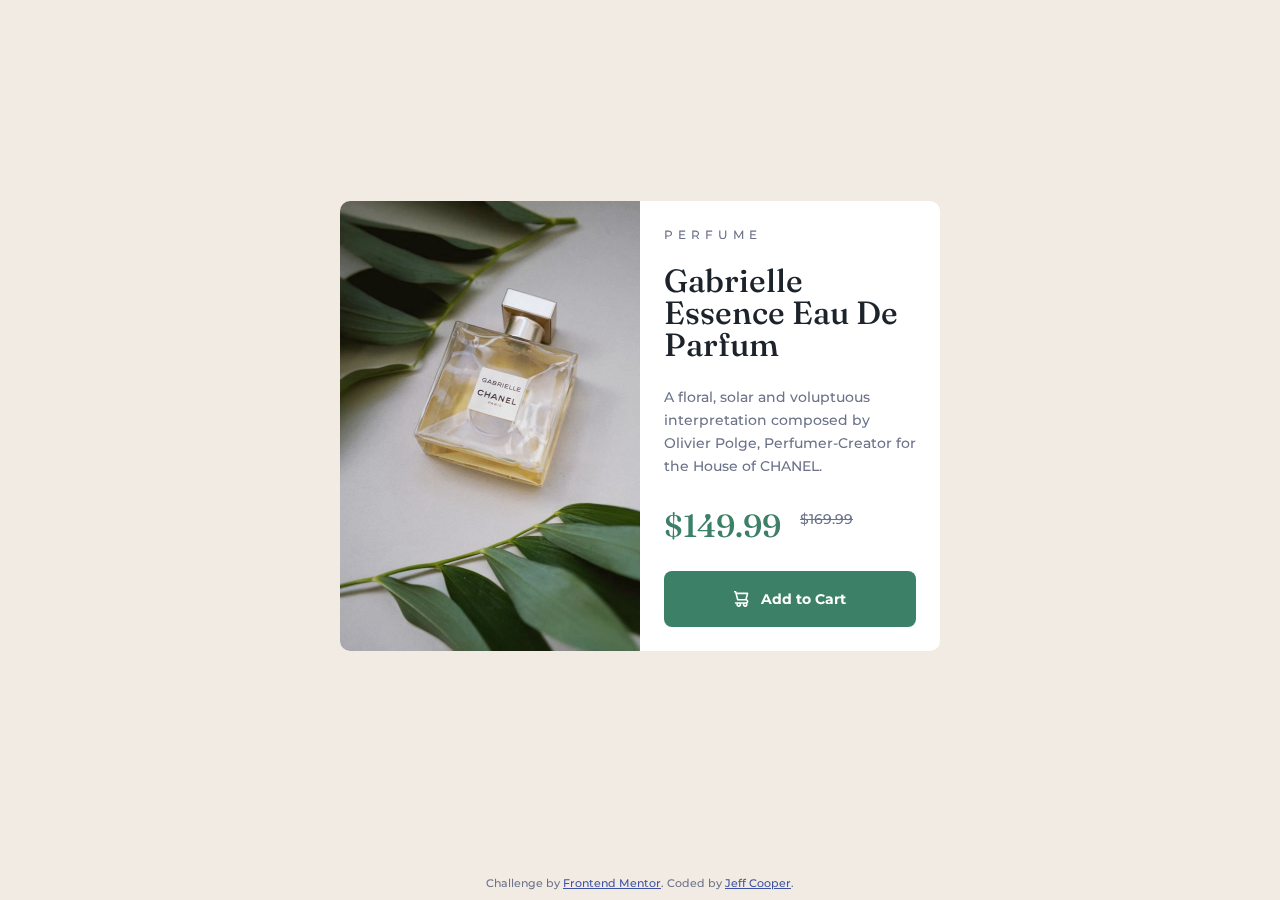
<file: product-preview-card-component-main/index.html>
<!DOCTYPE html>
<html lang="en">

<head>
  <meta charset="UTF-8">
  <meta name="viewport" content="width=device-width, initial-scale=1.0">
  <!-- displays site properly based on user's device -->

  <link rel="icon" type="image/png" sizes="32x32" href="./images/favicon-32x32.png">
  <link rel="stylesheet" href="style.css">

  <link rel="preconnect" href="https://fonts.googleapis.com">
  <link rel="preconnect" href="https://fonts.gstatic.com" crossorigin>
  <link
    href="https://fonts.googleapis.com/css2?family=Fraunces:opsz,wght@9..144,700&family=Montserrat:wght@500;700&display=swap"
    rel="stylesheet">

  <title>Frontend Mentor | Product preview card component</title>
</head>

<body>
  <main>
    <article class="product">

      <picture>
        <source media="(min-width: 35rem)" srcset="images/image-product-desktop.jpg">
        <img src="images/image-product-mobile.jpg" alt="">
      </picture>

      <div class="product__card">

        <p class="product__category">
          Perfume
        </p>

        <h1 class="product__title product__display">
          Gabrielle Essence Eau De Parfum
        </h1>

        <p class="product__description">
          A floral, solar and voluptuous interpretation composed by Olivier Polge,
          Perfumer-Creator for the House of CHANEL.
        </p>

        <div class="flex-group">
          <div class="product__price product__display">
            <span class="visually-hidden">Current Price</span>
            $149.99
          </div>

          <div class="product__previous-price">
            <span class="visually-hidden">
              Previous Price
            </span>
            $169.99
          </div>
        </div>

        <button type="button" class="btn btn--primary" data-icon="shopping-cart">
          Add to Cart
        </button>
      </div>

    </article>
    <div class="attribution">
      Challenge by <a href="https://www.frontendmentor.io?ref=challenge" target="_blank">Frontend Mentor</a>.
      Coded by <a href="#">Jeff Cooper</a>.
    </div>
  </main>
</body>

</html>
</file>
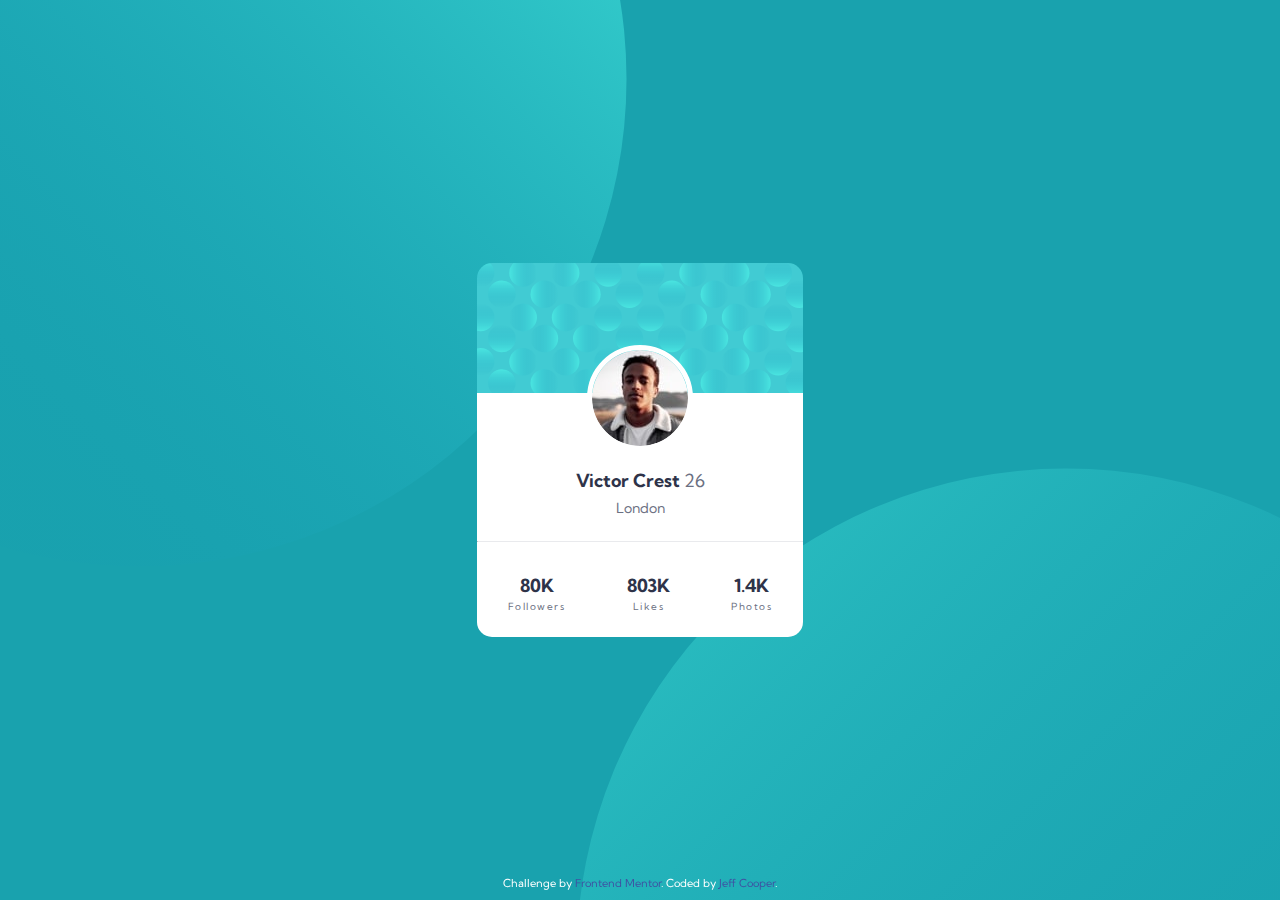
<file: profile-card-component-main/index.html>
<!DOCTYPE html>
<html lang="en">

<head>
  <meta charset="UTF-8">
  <meta name="viewport" content="width=device-width, initial-scale=1.0">
  <!-- displays site properly based on user's device -->

  <link rel="icon" type="image/png" sizes="32x32" href="./images/favicon-32x32.png">

  <!-- Google Fonts -->
  <link rel="preconnect" href="https://fonts.googleapis.com">
  <link rel="preconnect" href="https://fonts.gstatic.com" crossorigin>
  <link href="https://fonts.googleapis.com/css2?family=Kumbh+Sans:wght@400;700&display=swap" rel="stylesheet">

  <!-- Project Styles -->
  <link rel="stylesheet" href="style.css">

  <title>Frontend Mentor | Profile card component</title>
</head>

<body>
  <main>
    <article class="card">

      <img class="card__picture" src="images/image-victor.jpg" alt="">

      <h2 class="heading--1 card__title">
        <span class="heading--bold">Victor Crest</span>
        <span>26</span>
      </h2>

      <h3 class="heading--2 card__subtitle">London</h3>

      <hr class="card__divider">

      <div class="card__stats">
        <div class="card__statistic">
          <span class="heading--1 heading--bold">80K</span>
          <span class="label--1">Followers</span>
        </div>

        <div class="card__statistic">
          <span class="heading--1 heading--bold">803K</span>
          <span class="label--1">Likes</span>
        </div>

        <div class="card__statistic">
          <span class="heading--1 heading--bold">1.4K</span>
          <span class="label--1">Photos</span>
        </div>
      </div>
    </article>
  </main>

  <div class="attribution">
    Challenge by <a href="https://www.frontendmentor.io?ref=challenge" target="_blank">Frontend Mentor</a>.
    Coded by <a href="#">Jeff Cooper</a>.
  </div>
</body>

</html>
</file>
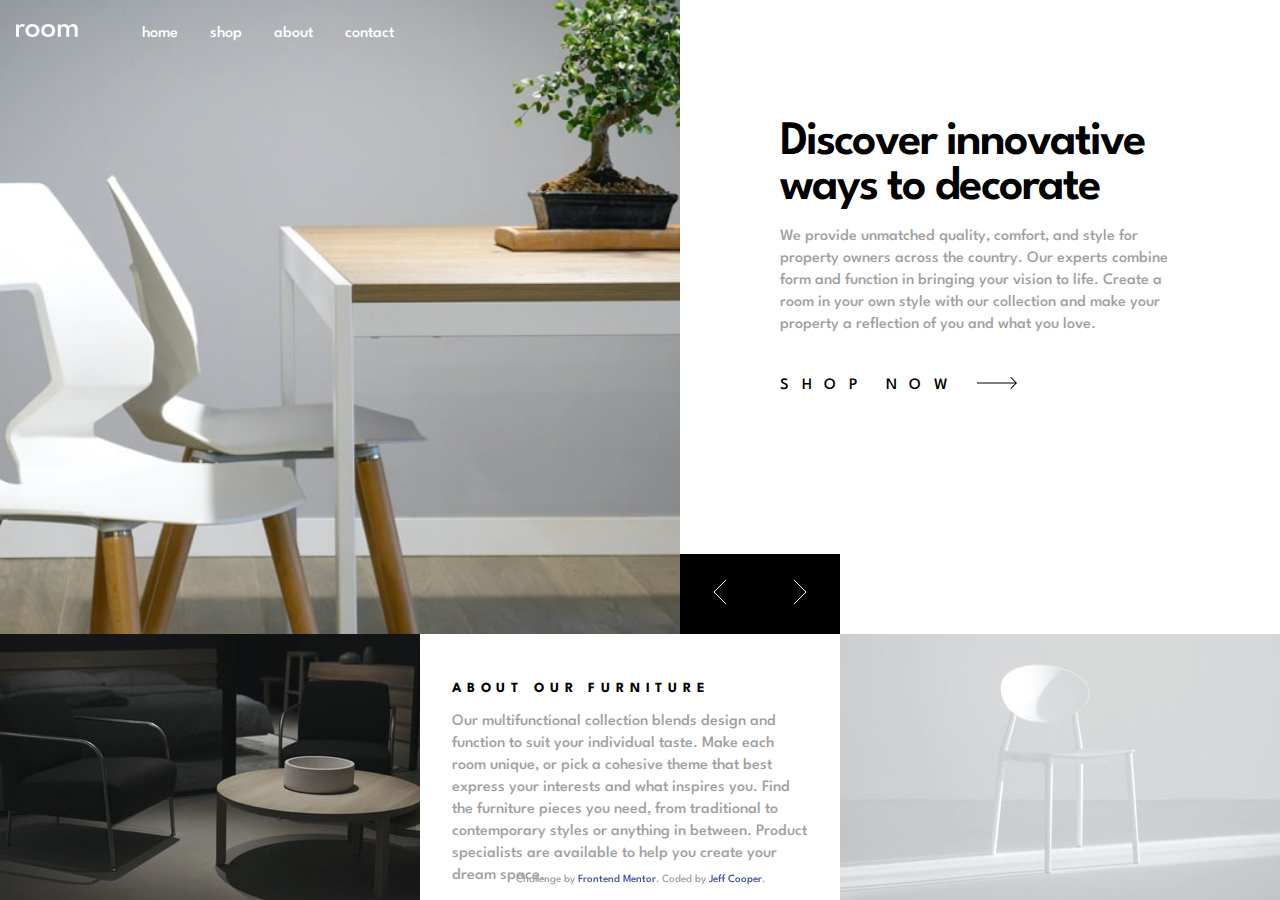
<file: room-homepage/index.html>
<!DOCTYPE html>
<html lang="en">

<head>
  <meta charset="UTF-8">
  <meta name="viewport" content="width=device-width, initial-scale=1.0">
  <!-- displays site properly based on user's device -->

  <link rel="icon" type="image/png" sizes="32x32" href="./images/favicon-32x32.png">
  <link rel="preconnect" href="https://fonts.googleapis.com">
  <link rel="preconnect" href="https://fonts.gstatic.com" crossorigin>
  <link href="https://fonts.googleapis.com/css2?family=League+Spartan:wght@500;600;700&display=swap" rel="stylesheet">

  <link rel="stylesheet" href="style.css">
  <script src="script.js" defer></script>
  <script type="module" src="menu-script.js"></script>

  <title>Frontend Mentor | Room homepage</title>
</head>

<body>
  <header class="header">
    <nav class="menu menu--full-top">
      <a href="#" class="menu__logo">
        <span class="visually-hidden">Room Home</span>
        <svg class="icon--logo">
          <use href="images/icons.svg#icon-logo"></use>
        </svg>
      </a>
      <button type="button" class="menu__toggle" id="menu__toggle">
        <span class="visually-hidden">Menu Toggle</span>
        <svg class="icon--hamburger" aria-hidden="true">
          <use href="images/icons.svg#icon-hamburger"></use>
        </svg>
      </button>
      <div class="header__overlay menu__overlay"></div>
      <ul class="header__menu menu__options">
        <li>
          <label for="menu__toggle" class="menu__label">
            <span class="visually-hidden">Menu Toggle</span>
            <svg class="icon--close" aria-hidden="true">
              <use href="images/icons.svg#icon-close"></use>
            </svg>
          </label>
        </li>
        <li>
          <a href="#">Home</a>
        </li>
        <li>
          <a href="#">Shop</a>
        </li>
        <li>
          <a href="#">About</a>
        </li>
        <li>
          <a href="#">Contact</a>
        </li>
      </ul>
    </nav>
  </header>
  <main>
    <ul class="carousel carousel--1" id="carousel--1">
      <li class="carousel__slide">
        <picture>
          <source media="(min-width: 768px)" srcset="images/desktop-image-hero-1.jpg">
          <img src="images/mobile-image-hero-1.jpg" alt="room, white chairs with table" class="carousel__img">
        </picture>
      </li>

      <li class="carousel__slide">
        <picture>
          <source media="(min-width: 768px)" srcset="images/desktop-image-hero-2.jpg">
          <img src="images/mobile-image-hero-2.jpg" alt="three chairs, yellow and beige" class="carousel__img">
        </picture>
      </li>

      <li class="carousel__slide">
        <picture>
          <source media="(min-width: 768px)" srcset="images/desktop-image-hero-3.jpg">
          <img src="images/mobile-image-hero-3.jpg" alt="black folding chair" class="carousel__img">
        </picture>
      </li>
    </ul>

    <nav class="carousel__controls" aria-label="carousel left right buttons">
      <button type="button" class="carousel__left" id="carousel__left" aria-label="left">
        <span class="visually-hidden">Left</span>
        <img src="images/icon-angle-left.svg" alt="Move Left">
      </button>
      <button type="button" class="carousel__right" id="carousel__right" aria-label="right">
        <span class="visually-hidden">Right</span>
        <img src="images/icon-angle-right.svg" alt="Move Right">
      </button>
    </nav>

    <ul class="carousel carousel--2" id="carousel--2">
      <li>
        <article class="carousel__slide-article">
          <h2 class="heading--1">Discover innovative ways to decorate</h2>

          <p class="p">
            We provide unmatched quality, comfort, and style for property owners across the country.
            Our experts combine form and function in bringing your vision to life. Create a room in your
            own style with our collection and make your property a reflection of you and what you love.
          </p>

          <button type="button" class="btn">Shop now
            <svg class="icon--arrow">
              <use href="images/icons.svg#icon-arrow"></use>
            </svg>
          </button>
        </article>
      </li>
      <li>
        <article class="carousel__slide-article">
          <h2 class="heading--1">We are available all across the globe</h2>

          <p class="p">
            With stores all over the world, it's easy for you to find furniture for your home or place of business.
            Locally, we’re in most major cities throughout the country. Find the branch nearest you using our
            store locator. Any questions? Don't hesitate to contact us today.
          </p>

          <button type="button" class="btn">Shop now
            <svg class="icon--arrow">
              <use href="images/icons.svg#icon-arrow"></use>
            </svg>
          </button>
        </article>
      </li>
      <li>
        <article class="carousel__slide-article">
          <h2 class="heading--1">Manufactured with the best materials</h2>

          <p class="p">
            Our modern furniture store provide a high level of quality. Our company has invested in advanced
            technology
            to ensure that every product is made as perfect and as consistent as possible. With three decades of
            experience in this industry, we understand what customers want for their home and office.
          </p>

          <button type="button" class="btn">Shop now
            <svg class="icon--arrow">
              <use href="images/icons.svg#icon-arrow"></use>
            </svg>
          </button>
        </article>
      </li>
    </ul>

    <img src="images/image-about-dark.jpg" alt="dark room" class="about__img about__img--1">

    <article class="about__article">
      <h3 class="heading--2">About our furniture</h3>

      <p class="p">
        Our multifunctional collection blends design and function to suit your individual taste.
        Make each room unique, or pick a cohesive theme that best express your interests and what
        inspires you. Find the furniture pieces you need, from traditional to contemporary styles
        or anything in between. Product specialists are available to help you create your dream space.
      </p>
    </article>

    <img src="images/image-about-light.jpg" alt="light chair" class="about__img about__img--2">

  </main>
  <footer>
    <div class="attribution">
      Challenge by <a href="https://www.frontendmentor.io?ref=challenge" target="_blank">Frontend Mentor</a>.
      Coded by <a href="#">Jeff Cooper</a>.
    </div>
  </footer>
</body>

</html>
</file>
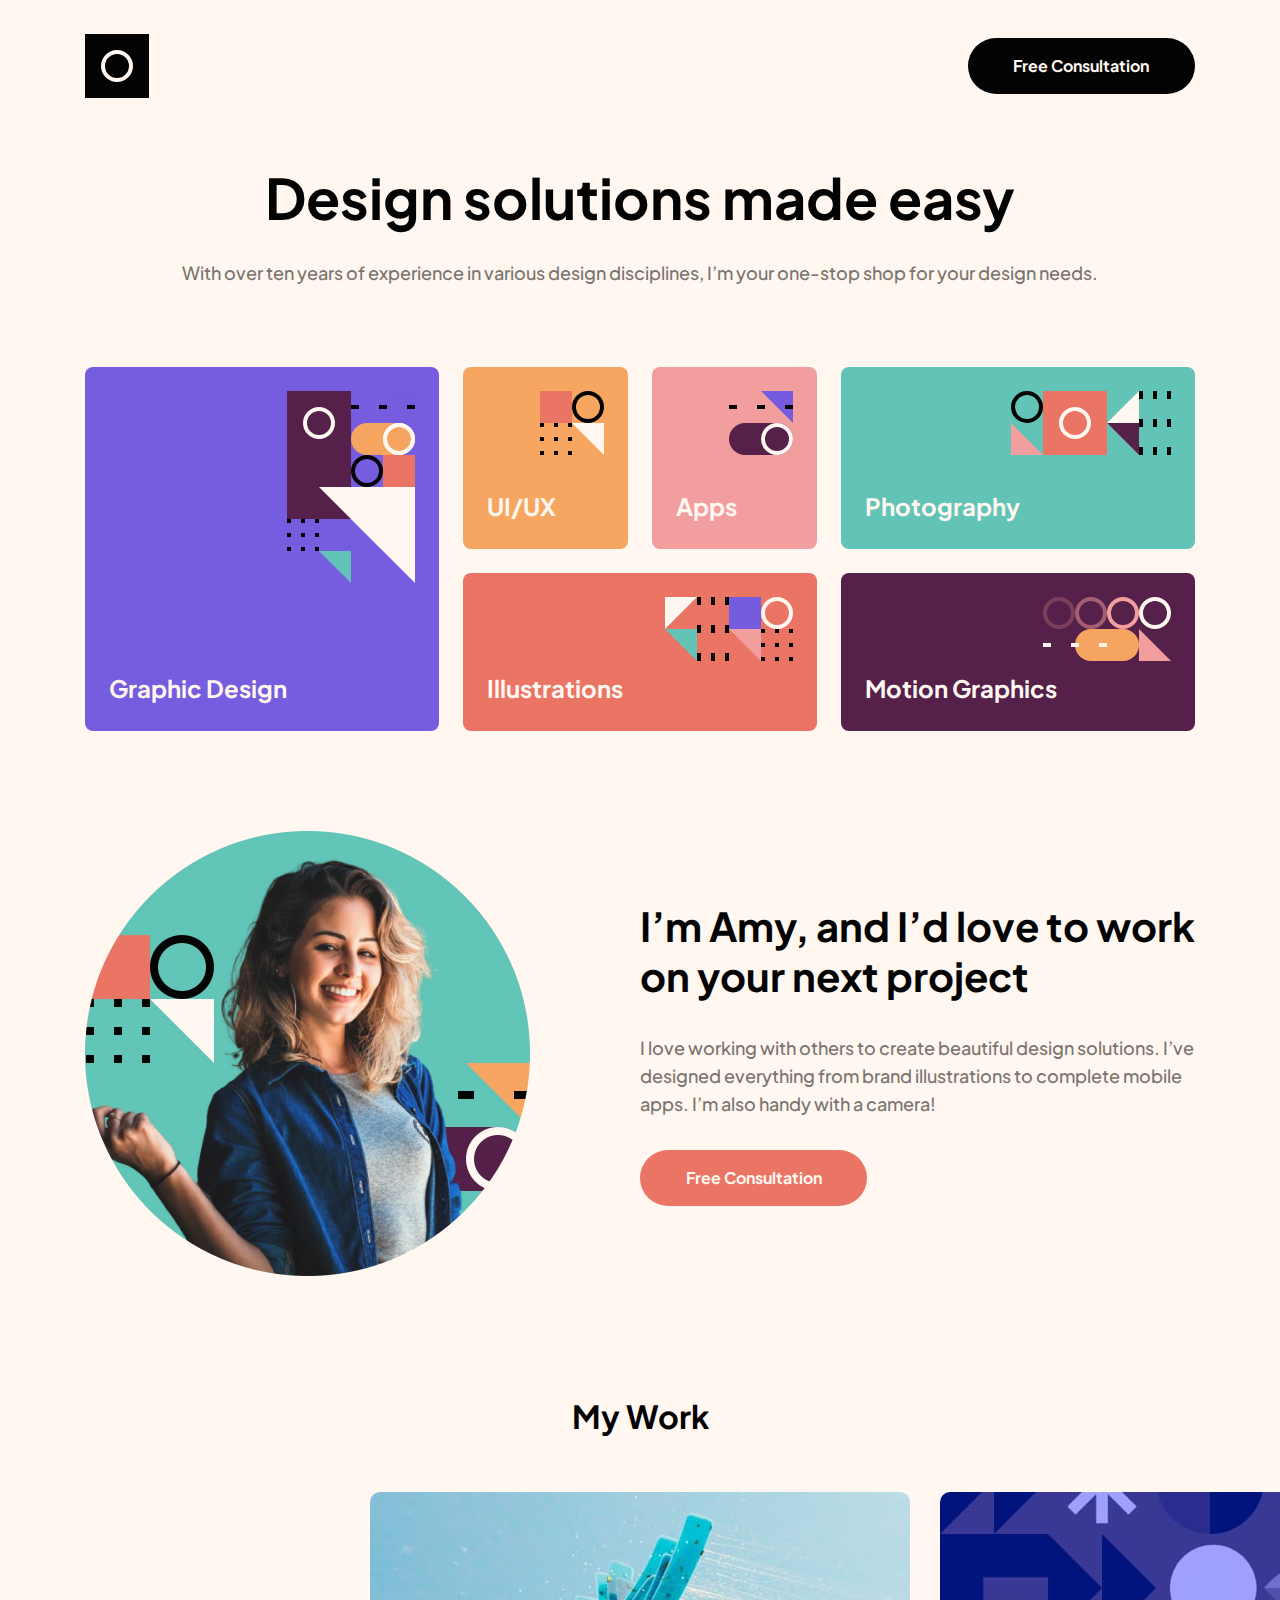
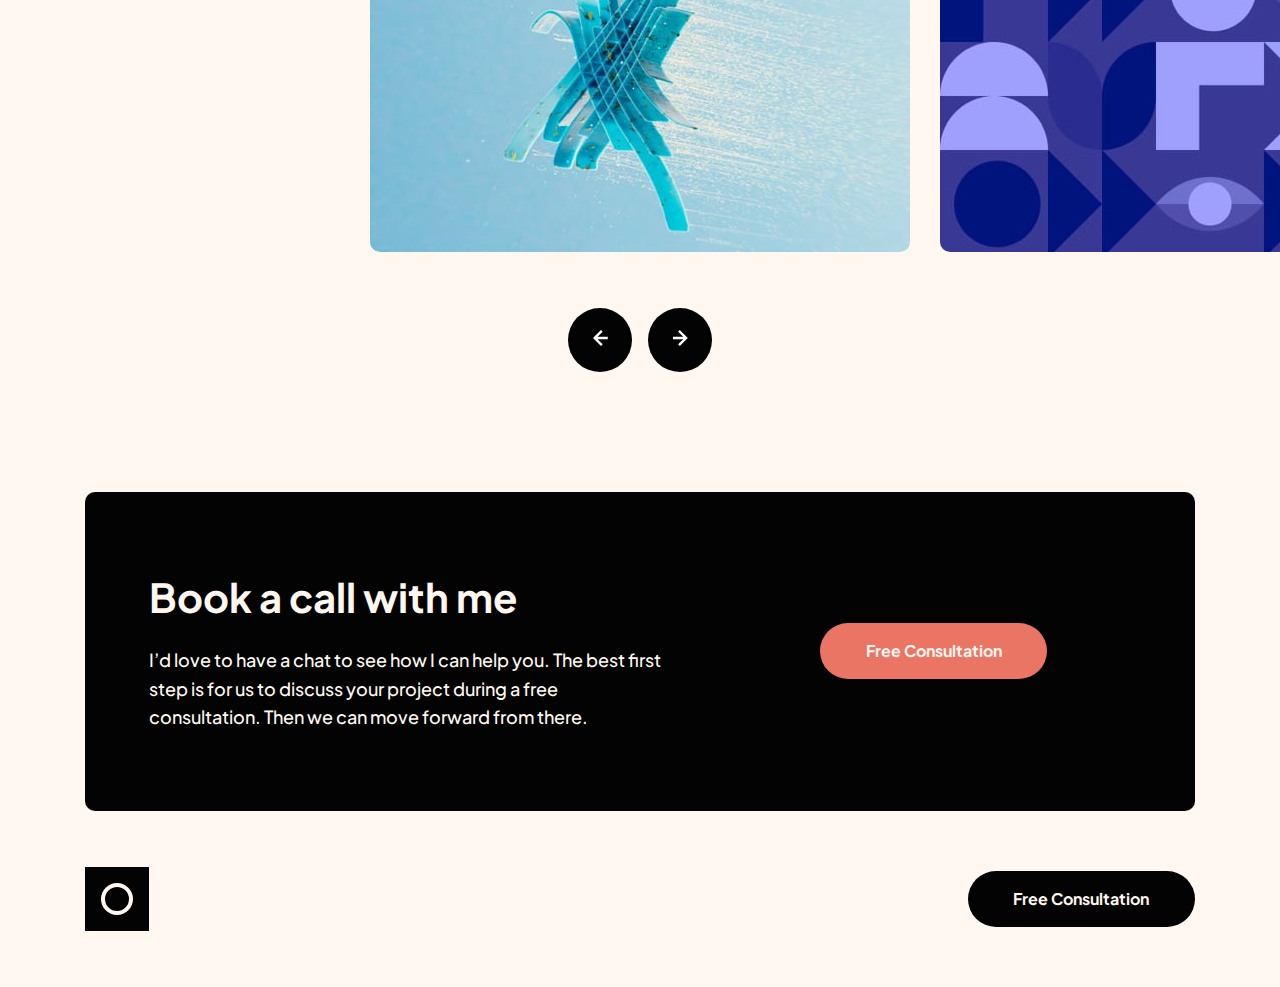
<file: single-page-design-portfolio/index.html>
<!DOCTYPE html>
<html lang="en">

<head>
  <meta charset="UTF-8">
  <meta name="viewport" content="width=device-width, initial-scale=1.0">
  <link rel="icon" type="image/png" sizes="32x32" href="./assets/favicon-32x32.png">
  <link rel="preconnect" href="https://fonts.googleapis.com">
  <link rel="preconnect" href="https://fonts.gstatic.com" crossorigin>
  <link href="https://fonts.googleapis.com/css2?family=Plus+Jakarta+Sans:wght@500;700&display=swap" rel="stylesheet">
  <link rel="stylesheet" href="style.css">
  <title>Frontend Mentor | Single-page design portfolio</title>
</head>

<body>

  <header class="header container">
    <img class="icon--logo" src="assets/logo.svg" alt="">
    <button type="button" class="btn btn--primary">
      Free Consultation
    </button>
  </header>

  <main>
    <section class="intro container">
      <h1 class="heading--1">
        Design solutions made easy
      </h1>

      <p>
        With over ten years of experience in various design disciplines, I’m your one-stop shop for your design needs.
      </p>

      <!-- grid -->
      <div class="skills">
        <ul>
          <li class="skill skill--graphic-design">
            <img src="assets/pattern-graphic-design.svg" alt="">
            <h4 class="heading--4">
              Graphic Design
            </h4>
          </li>
          <li class="skill skill--ui-ux">
            <img src="assets/pattern-ui-ux.svg" alt="">
            <h4 class="heading--4">
              UI/UX
            </h4>
          </li>
          <li class="skill skill--apps">
            <img src="assets/pattern-apps.svg" alt="">
            <h4 class="heading--4">
              Apps
            </h4>
          </li>
          <li class="skill skill--illustrations">
            <img src="assets/pattern-illustrations.svg" alt="">
            <h4 class="heading--4">
              Illustrations
            </h4>
          </li>
          <li class="skill skill--photography">
            <img src="assets/pattern-photography.svg" alt="">
            <h4 class="heading--4">
              Photography
            </h4>
          </li>
          <li class="skill skill--motion-graphics">
            <img src="assets/pattern-motion-graphics.svg" alt="">
            <h4 class="heading--4">
              Motion Graphics
            </h4>
          </li>
        </ul>
      </div>
    </section>

    <section class="portfolio">
      <img class="portfolio__photo" src="assets/image-amy.webp" alt="">
      <div class="portfolio__bio">
        <h2 class="heading--2">
          I’m Amy, and I’d love to work on your next project
        </h2>

        <p>
          I love working with others to create beautiful design solutions. I’ve designed everything from brand
          illustrations to complete mobile apps. I’m also handy with a camera!
        </p>

        <button type="button" class="btn btn--secondary">
          Free Consultation
        </button>
      </div>
    </section>


    <section class="carousel">
      <h3 class="heading--3">
        My Work
      </h3>
      <div id="carousel__strip" class="carousel__strip">
        <img src="assets/image-slide-1.jpg" alt="" class="carousel__img">
        <img src="assets/image-slide-2.jpg" alt="" class="carousel__img">
        <img src="assets/image-slide-3.jpg" alt="" class="carousel__img">
        <img src="assets/image-slide-4.jpg" alt="" class="carousel__img">
        <img src="assets/image-slide-5.jpg" alt="" class="carousel__img">
      </div>

      <div class="carousel__controls">
        <button onclick="carousel__strip.scrollBy({left: -100, behavior: 'smooth'});" type="button"
          class="btn btn--round icon--left">
          <span class="visually-hidden">Left</span>
        </button>
        <button onclick="carousel__strip.scrollBy({left: 100, behavior: 'smooth'});" type="button"
          class="btn btn--round icon--right">
          <span class="visually-hidden">Right</span>
        </button>
      </div>
    </section>

    <section class="cta container">
      <div class="cta__group">
        <h2 class="heading--2">
          Book a call with me
        </h2>

        <p>
          I’d love to have a chat to see how I can help you. The best first step is for us to discuss your project
          during
          a free consultation. Then we can move forward from there.
        </p>
      </div>

      <button type="button" class="btn btn--secondary">
        Free Consultation
      </button>
    </section>
  </main>

  <footer class="footer container">
    <img class="icon--logo" src="assets/logo.svg" alt="">
    <button type="button" class="btn btn--primary">
      Free Consultation
    </button>
  </footer>

</body>

</html>
</file>
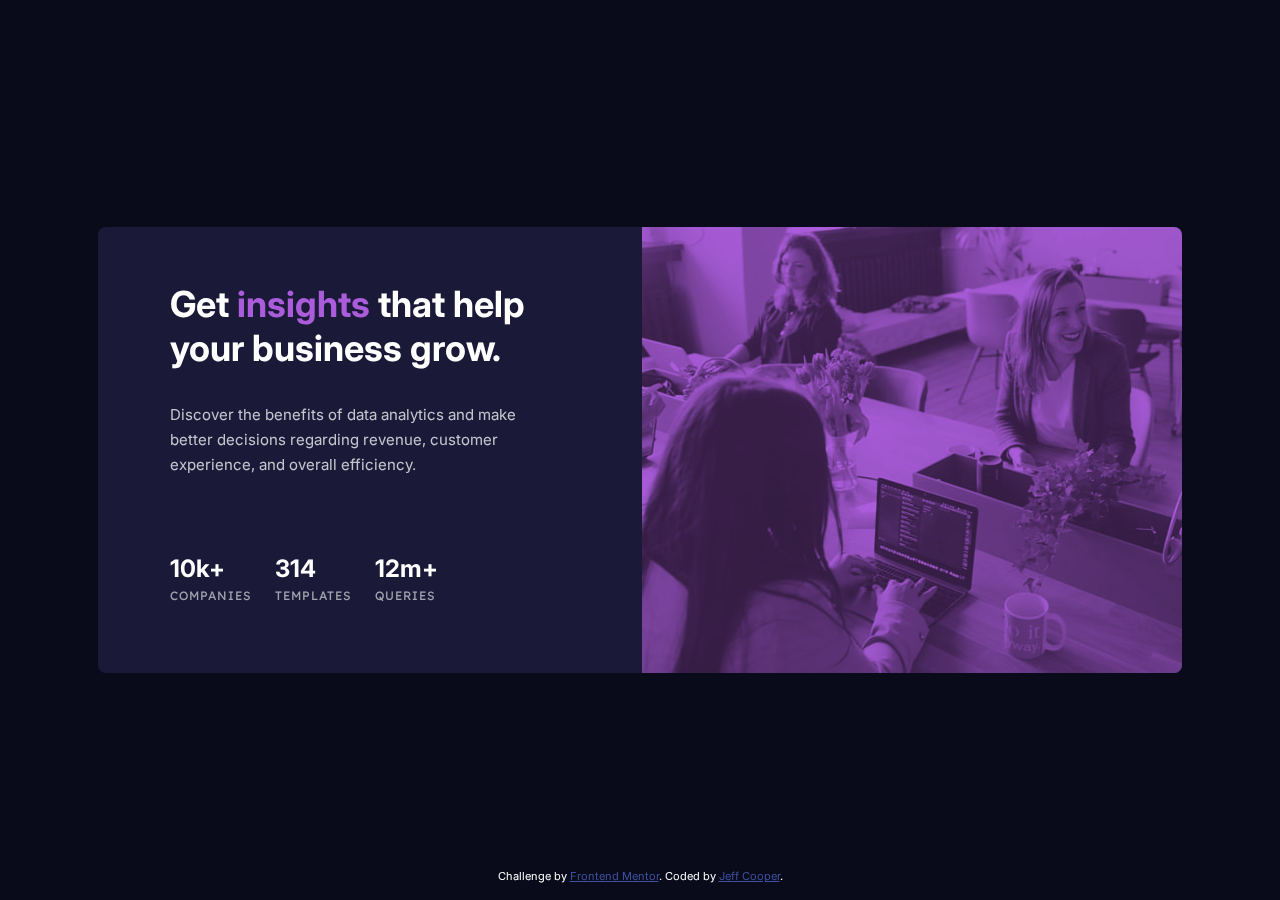
<file: stats-preview-card-component-main/index.html>
<!DOCTYPE html>
<html lang="en">

<head>
  <meta charset="UTF-8">
  <meta name="viewport" content="width=device-width, initial-scale=1.0">
  <!-- displays site properly based on user's device -->

  <link rel="icon" type="image/png" sizes="32x32" href="./assets/favicon-32x32.png">
  <link rel="preconnect" href="https://fonts.googleapis.com">
  <link rel="preconnect" href="https://fonts.gstatic.com" crossorigin>
  <link href="https://fonts.googleapis.com/css2?family=Inter:wght@400;700&family=Lexend+Deca&display=swap"
    rel="stylesheet">

  <link rel="stylesheet" href="style.css">

  <title>Frontend Mentor | Stats preview card component</title>
</head>

<body>
  <main>
    <article class="card container">
      <picture class="card__picture">
        <source media="(min-width: 700px)" srcset="assets/image-header-desktop.jpg">
        <img src="assets/image-header-mobile.jpg" alt="People in a meeting room" class="card__img">
      </picture>
      <div class="card__description">
        <h1 class="heading--1">Get <span class="text--purple">insights</span> that help your business grow.</h1>

        <p class="text--body">
          Discover the benefits of data analytics and make better decisions regarding revenue, customer
          experience, and overall efficiency.
        </p>

        <div class="stats">
          <div class="stats__metric">
            <h2 class="heading--2">companies</h2>
            <p class="text--stat">10k+</p>
          </div>
          <div class="stats__metric">
            <h2 class="heading--2">templates</h2>
            <p class="text--stat">314</p>
          </div>
          <div class="stats__metric">
            <h2 class="heading--2">queries</h2>
            <p class="text--stat">12m+</p>
          </div>
        </div>
      </div>
    </article>

  </main>
  <div class="attribution">
    Challenge by <a href="https://www.frontendmentor.io?ref=challenge" target="_blank">Frontend Mentor</a>.
    Coded by <a href="https://www.frontendmentor.io/profile/jefcooper">Jeff Cooper</a>.
  </div>
</body>

</html>
</file>
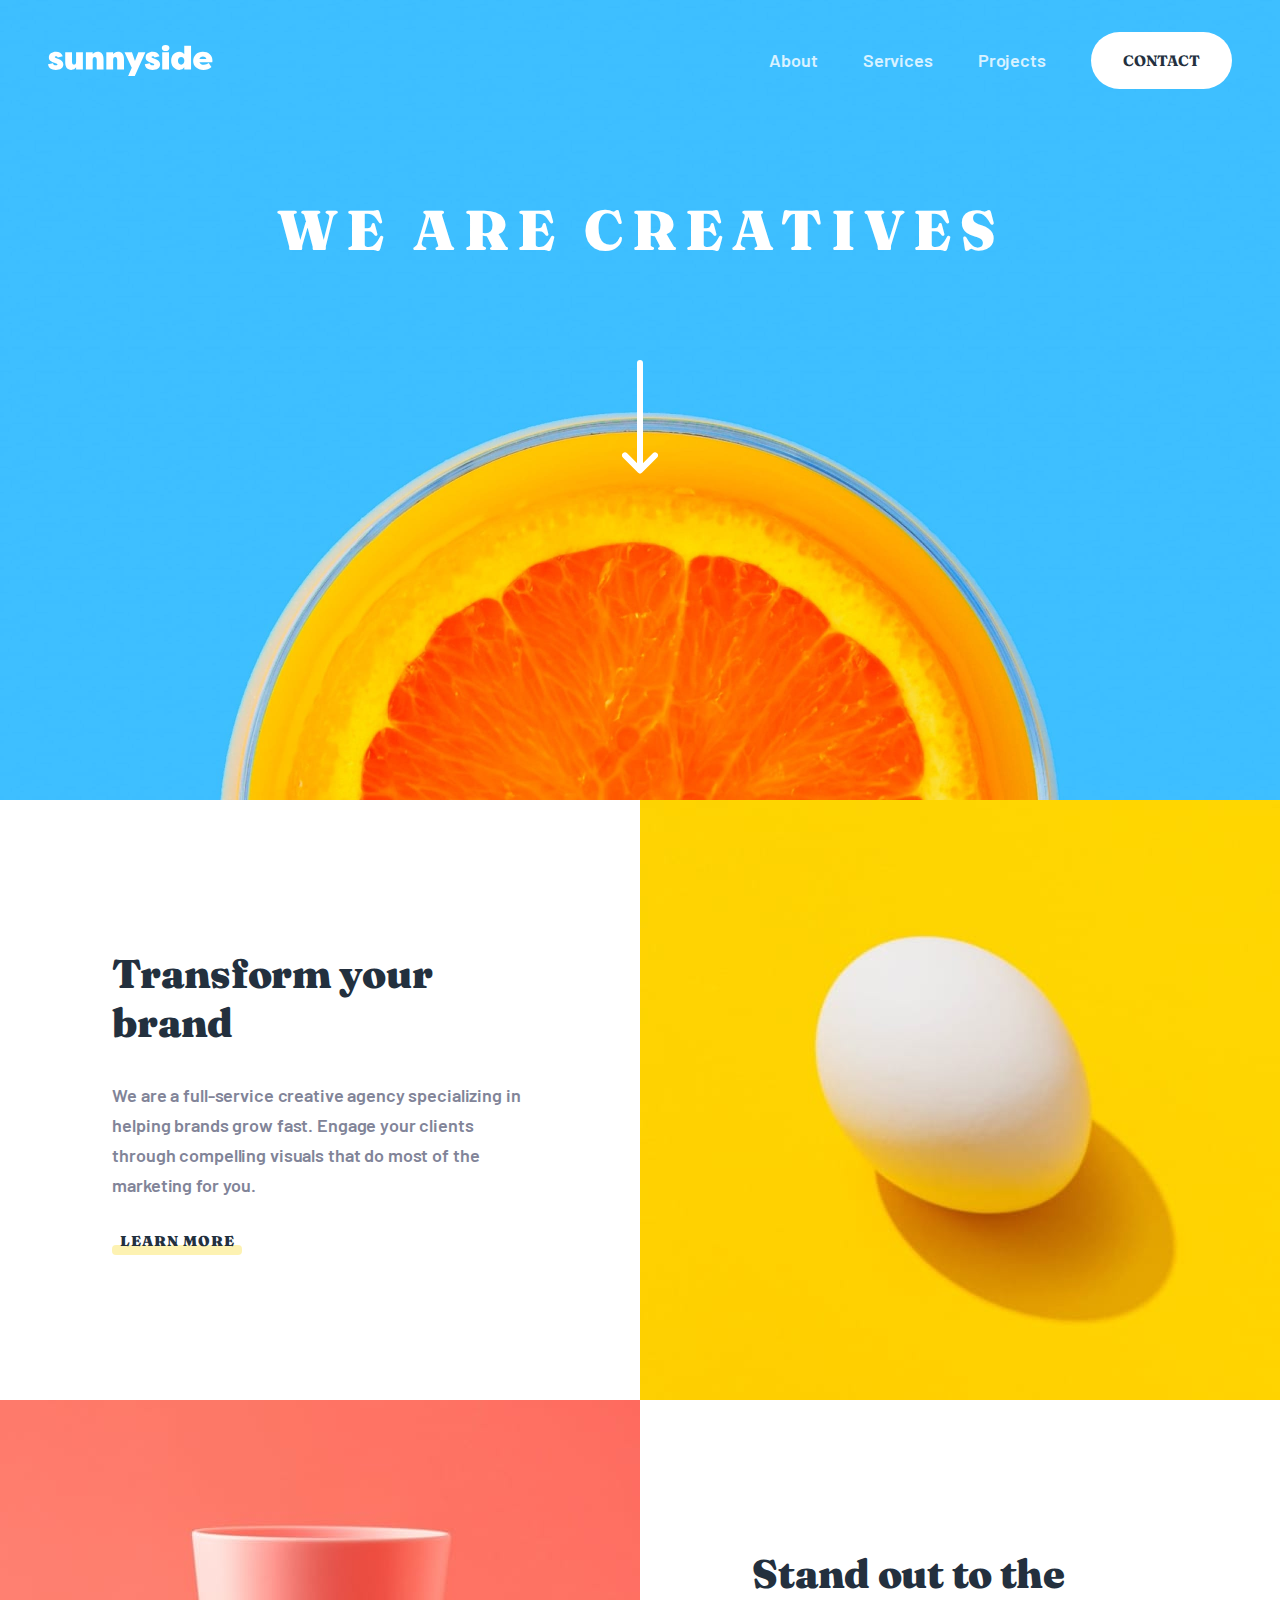
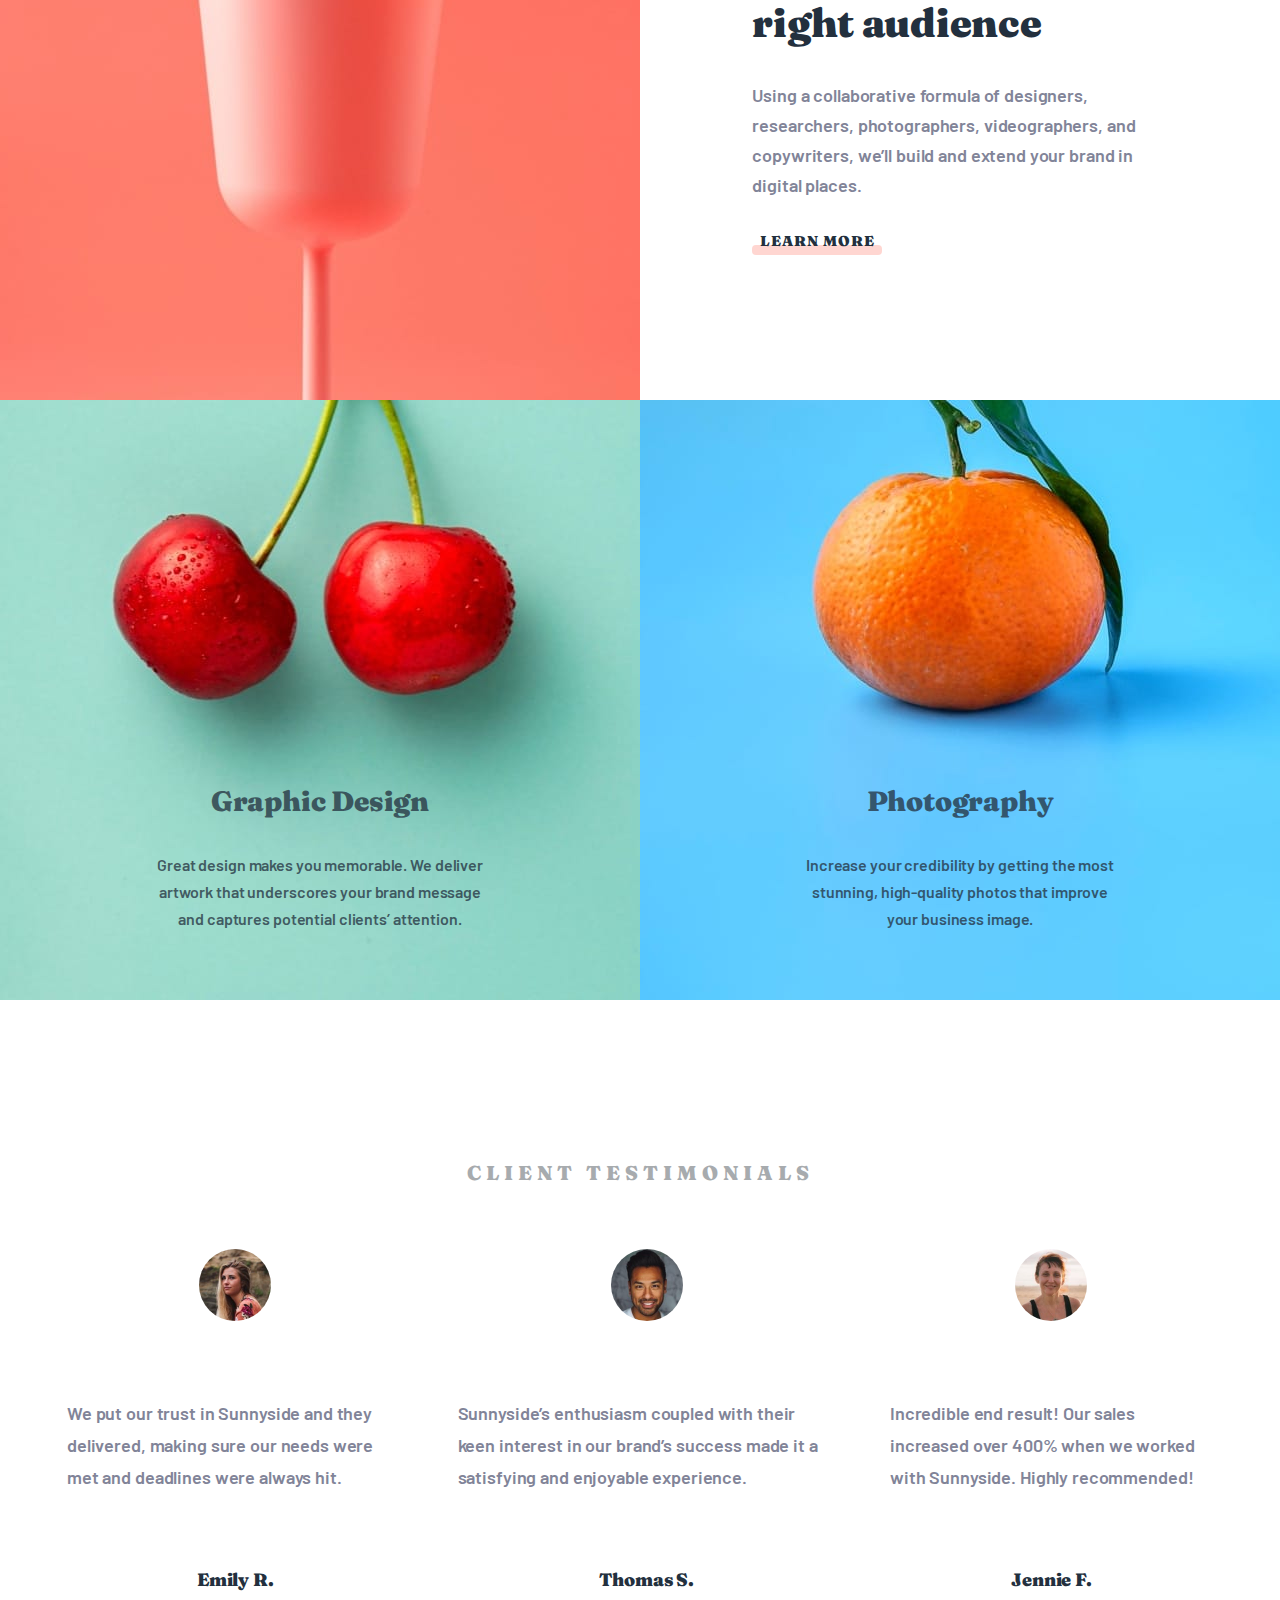
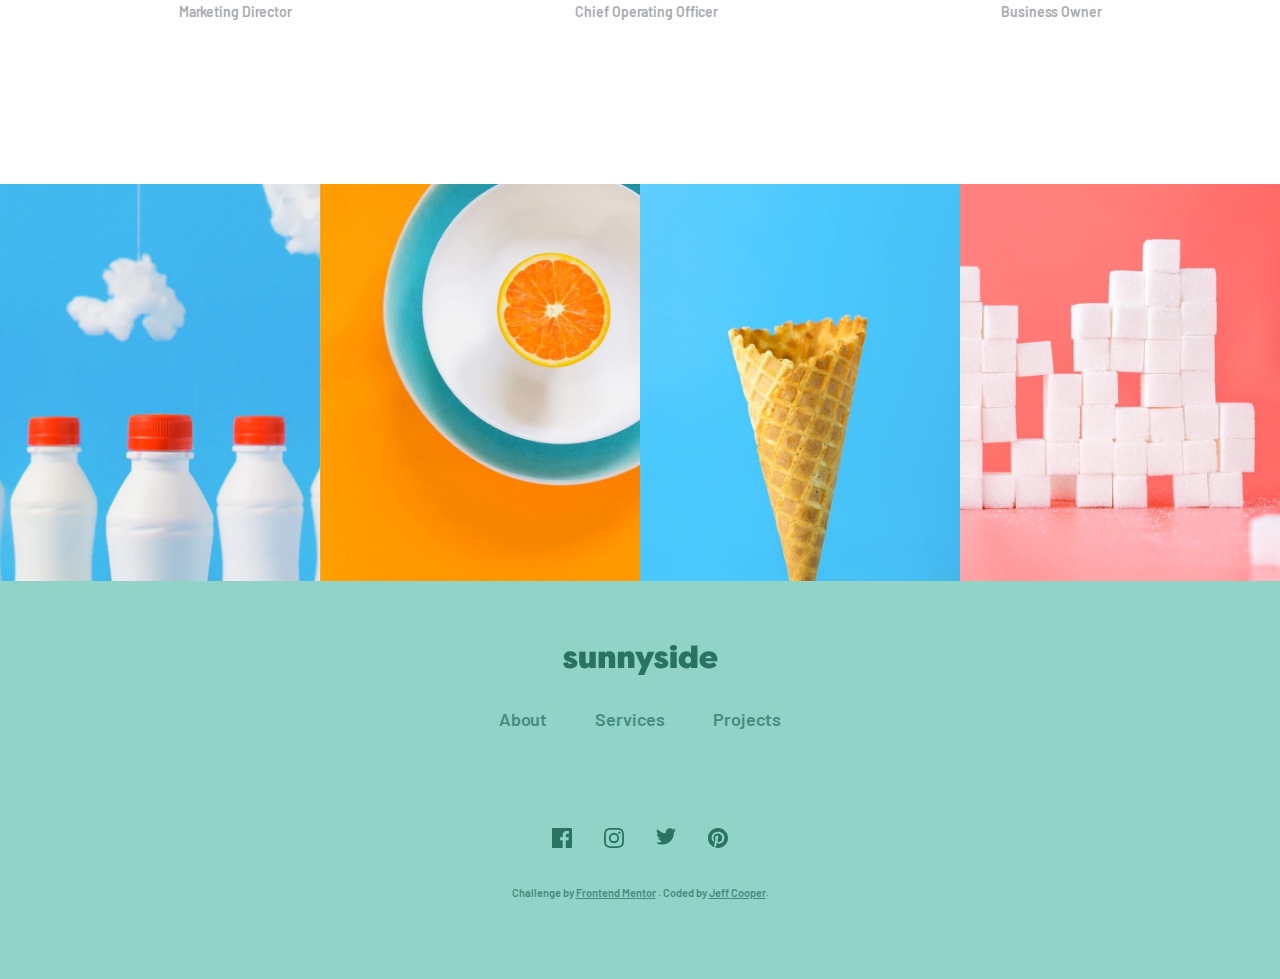
<file: sunnyside-agency-landing-page/index.html>
<!DOCTYPE html>
<html lang="en">

<head>
  <meta charset="UTF-8">
  <meta name="viewport" content="width=device-width, initial-scale=1.0">
  <!-- displays site properly based on user's device -->

  <link rel="icon" type="image/png" sizes="32x32" href="images/favicon-32x32.png">
  <link rel="stylesheet" href="styles.css">
  <link rel="preconnect" href="https://fonts.googleapis.com">
  <link rel="preconnect" href="https://fonts.gstatic.com" crossorigin>
  <link
    href="https://fonts.googleapis.com/css2?family=Barlow:wght@600&family=Fraunces:opsz,wght@9..144,700;9..144,900&display=swap"
    rel="stylesheet">
  <script src="script.js" defer></script>

  <title>Frontend Mentor | Sunnyside agency landing page</title>
</head>

<body>
  <header>
    <input type="checkbox" id="header-nav__toggle" class="header-nav__toggle" onclick="toggleModal(this);">
    <svg class="icon--logo">
      <use href="images/images.svg#logo"></use>
    </svg>
    <label for="header-nav__toggle" class="header-nav__toggle-label">
      <svg class="icon--hamburger">
        <use href="images/images.svg#icon-hamburger"></use>
      </svg>
    </label>
    <div class="header-nav__backdrop" onclick="toggleModal()">
      <nav class="header-nav">
        <div class="header-nav__decoration"></div>
        <ul>
          <li>
            <a class="menu" href="#">About</a>
          </li>
          <li>
            <a class="menu" href="">Services</a>
          </li>
          <li>
            <a class="menu" href="">Projects</a>
          </li>
          <li>
            <button type="button" class="btn">Contact</button>
          </li>
        </ul>
      </nav>
    </div>
  </header>
  <main>
    <section class="cards">
      <article class="card--intro card--bg-img-hero">
        <h1>We are creatives</h1>
        <svg class="card--img-arrow-down">
          <use href="images/images.svg#icon-arrow-down"></use>
        </svg>
      </article>
      <article class="card--image-only card--bg-img-transform"></article>

      <article class="card--text-only card--transform">
        <h2>Transform your brand</h2>

        <p class="p1">
          We are a full-service creative agency specializing in helping brands
          grow fast. Engage your clients through compelling visuals that do
          most of the marketing for you.
        </p>
        <h2 class="btn--underline btn--yellow-underline">Learn more</h2>
      </article>

      <article class="card--image-only card--bg-img-standout"></article>

      <article class="card--text-only">
        <h2>Stand out to the right audience</h2>

        <p class="p1">
          Using a collaborative formula of designers, researchers,
          photographers, videographers, and copywriters, we’ll build and
          extend your brand in digital places.
        </p>

        <h2 class="btn--underline btn--red-underline">Learn more</h2>
      </article>

      <article class="card--image-and-text card--bg-img-graphic-design">
        <h3>Graphic design</h3>
        <p class="p2">
          Great design makes you memorable. We deliver artwork that
          underscores your brand message and captures potential clients’
          attention.
        </p>
      </article>

      <article class="card--image-and-text card--bg-img-photography">
        <h3>Photography</h3>
        <p class="p2">
          Increase your credibility by getting the most stunning, high-quality
          photos that improve your business image.
        </p>
      </article>
    </section>

    <section class="client-testimonials">
      <h4>Client testimonials</h4>

      <div class="client-list">
        <article class="client">
          <img class="client__photo" src="images/image-emily.jpg" alt="">

          <p class="p3">
            We put our trust in Sunnyside and they delivered, making sure our
            needs were met and deadlines were always hit.
          </p>

          <address>
            <p class="byline1">Emily R.</p>
            <p class="byline2">Marketing Director</p>
          </address>
        </article>

        <article class="client">
          <img class="client__photo" src="images/image-thomas.jpg" alt="">
          <p class="p3">
            Sunnyside’s enthusiasm coupled with their keen interest in our
            brand’s success made it a satisfying and enjoyable experience.
          </p>
          <address>
            <p class="byline1">Thomas S.</p>
            <p class="byline2">Chief Operating Officer</p>
          </address>
        </article>

        <article class="client">
          <img class="client__photo" src="images/image-jennie.jpg" alt="">
          <p class="p3">
            Incredible end result! Our sales increased over 400% when we
            worked with Sunnyside. Highly recommended!
          </p>
          <address>
            <p class="byline1">Jennie F.</p>
            <p class="byline2">Business Owner</p>
          </address>
        </article>
      </div>
    </section>

    <section class="gallery">
      <picture class="gallery__img">
        <source media="(min-width: 35rem)" srcset="images/desktop/image-gallery-milkbottles.jpg">
        <img src="images/mobile/image-gallery-milkbottles.jpg" alt="">
      </picture>
      <picture class="gallery__img">
        <source media="(min-width: 35rem)" srcset="images/desktop/image-gallery-orange.jpg">
        <img src="images/mobile/image-gallery-orange.jpg" alt="">
      </picture>
      <picture class="gallery__img">
        <source media="(min-width: 35rem)" srcset="images/desktop/image-gallery-cone.jpg">
        <img src="images/mobile/image-gallery-cone.jpg" alt="">
      </picture>
      <picture class="gallery__img">
        <source media="(min-width: 35rem)" srcset="images/desktop/image-gallery-sugarcubes.jpg">
        <img src="images/mobile/image-gallery-sugar-cubes.jpg" alt="">
      </picture>
    </section>
  </main>
  <footer class="footer">
    <svg class="footer__logo">
      <use href="images/images.svg#logo"></use>
    </svg>
    <nav class="footer__nav">
      <ul>
        <li>
          <a class="menu hover" href="#">About</a>
        </li>
        <li>
          <a class="menu hover" href="#">Services</a>
        </li>
        <li>
          <a class="menu hover" href="#">Projects</a>
        </li>
      </ul>
    </nav>
    <section class="footer__social">
      <svg class="footer__social-icon hover">
        <use href="images/images.svg#icon-facebook"></use>
      </svg>
      <svg class="footer__social-icon hover">
        <use href="images/images.svg#icon-instagram"></use>
      </svg>
      <svg class="footer__social-icon hover">
        <use href="images/images.svg#icon-twitter"></use>
      </svg>
      <svg class="footer__social-icon hover">
        <use href="images/images.svg#icon-pinterest"></use>
      </svg>
    </section>
    <div class="attribution">
      Challenge by
      <a href="https://www.frontendmentor.io/challenges/sunnyside-agency-landing-page-7yVs3B6ef">Frontend Mentor</a>
      . Coded by
      <a href="https://jefcooper.github.io/front-end-mentor">Jeff Cooper</a>.
    </div>
  </footer>
</body>

</html>
</file>
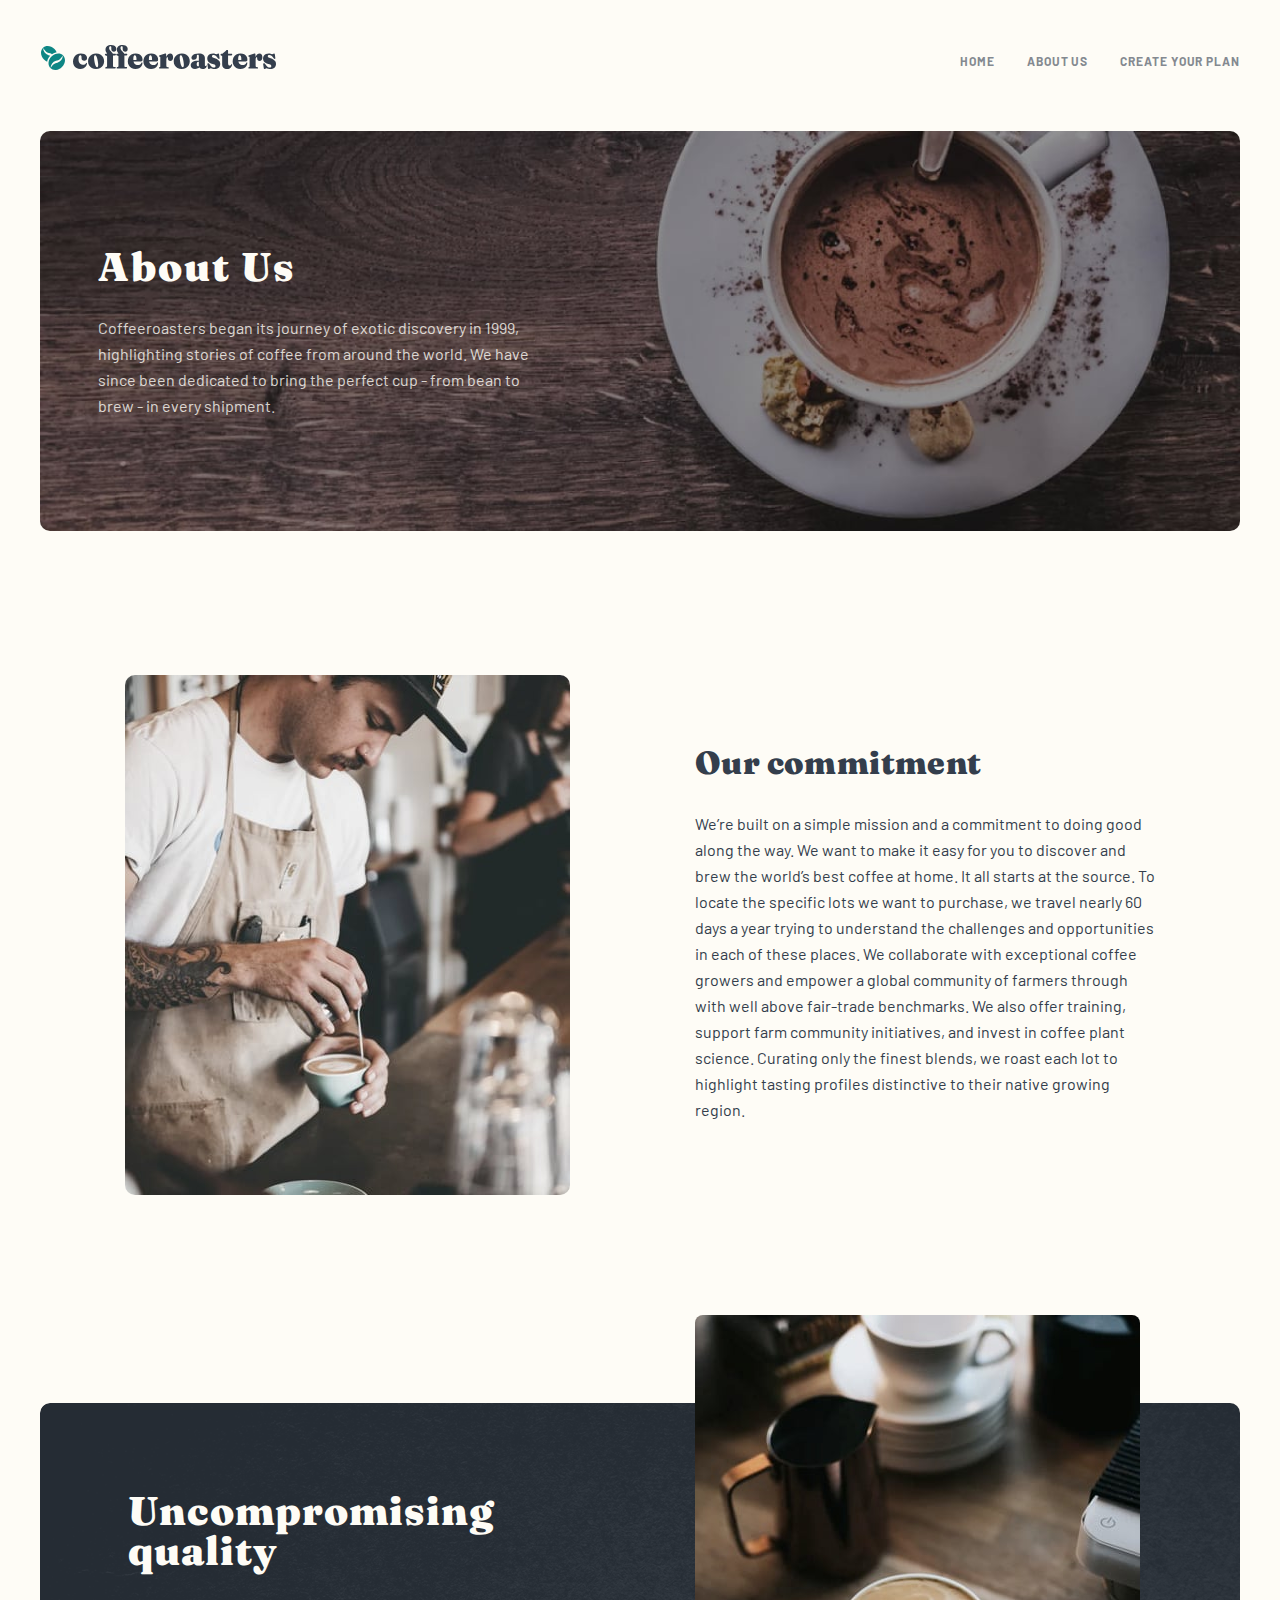
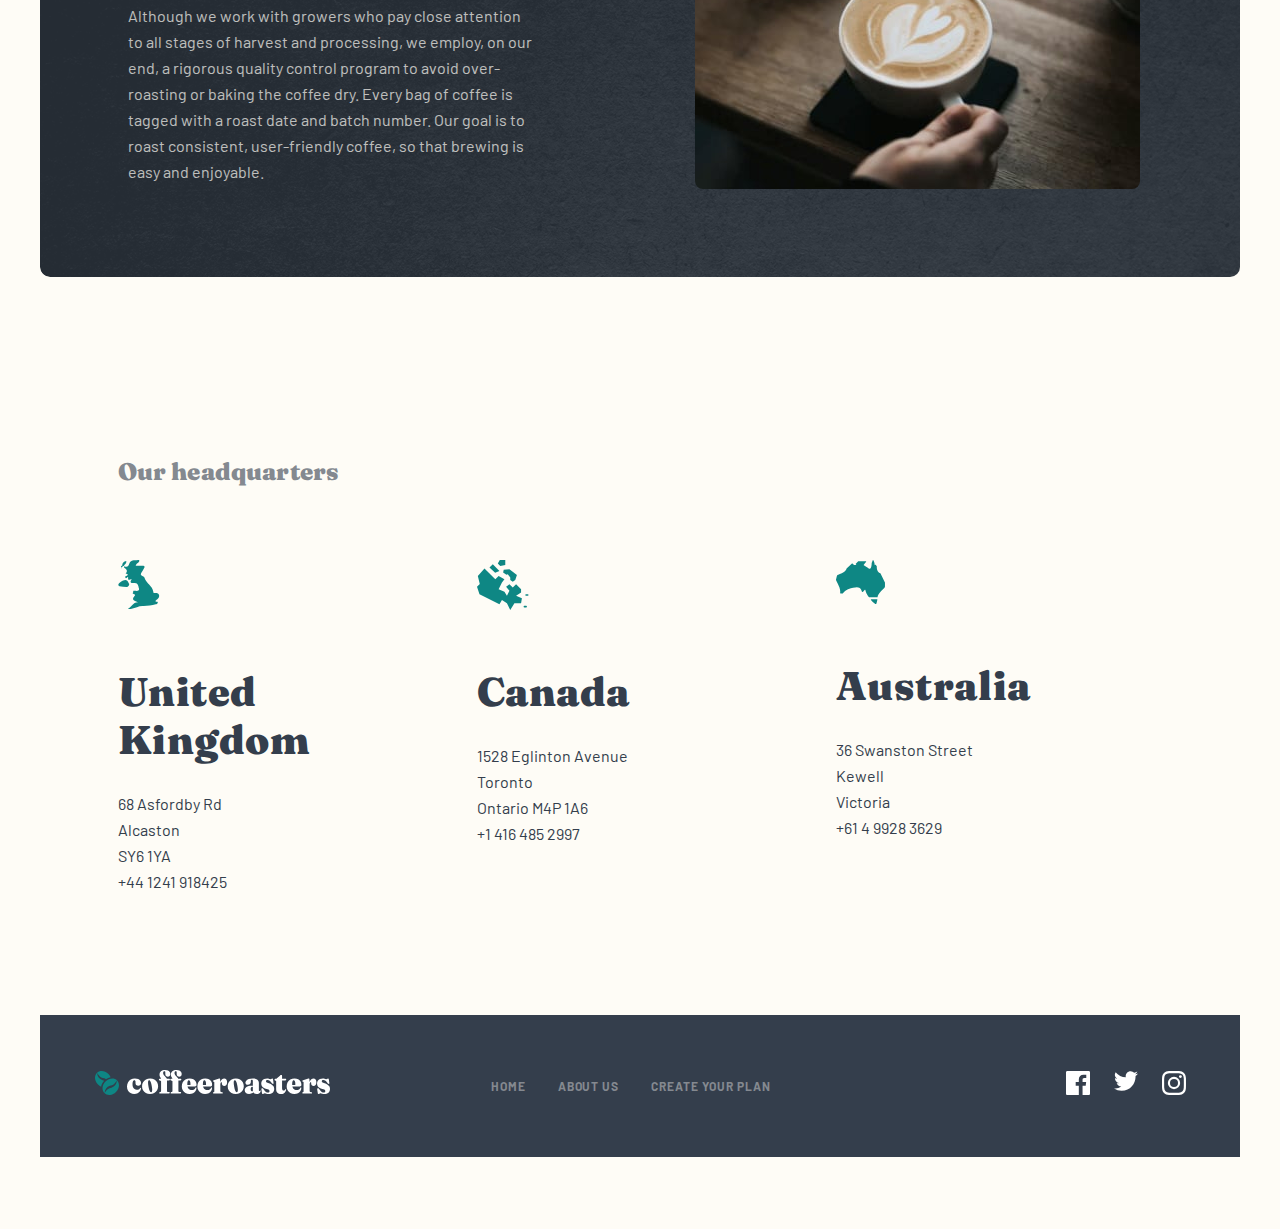
<file: coffeeroasters-subscription-site/about.html>
<!DOCTYPE html>
<html lang="en">

<head>
  <meta charset="UTF-8">
  <meta name="viewport" content="width=device-width, initial-scale=1.0">

  <!-- Google Fonts -->
  <link rel="preconnect" href="https://fonts.googleapis.com">
  <link rel="preconnect" href="https://fonts.gstatic.com" crossorigin>
  <link
    href="https://fonts.googleapis.com/css2?family=Barlow:wght@400;700&family=Fraunces:opsz,wght@9..144,900&display=swap"
    rel="stylesheet">

  <link rel="icon" type="image/png" sizes="32x32" href="./assets/favicon-32x32.png">
  <link rel="stylesheet" href="styles/style.css">
  <link rel="stylesheet" href="styles/about.css">
  <script src="script.js"></script>

  <title>Frontend Mentor | Coffeeroasters subscription site</title>
</head>

<body>
  <header class="header container">
    <div class="menu__backdrop" onclick="closeMenu(event);">
      <a href="/index.html">
        <span class="visually-hidden">CoffeeRoasters home</span>
        <svg class="icon-logo">
          <use href="assets/images.svg#logo"></use>
        </svg>
      </a>
      <nav class="nav menu" aria-labelledby="main-menu">
        <h2 id="main-menu" class="visually-hidden">Main Site Navigation Menu</h2>
        <button class="menu__toggle" type="button" aria-expanded="false" onclick="headerNavMenuClicked(event);">
          <span class="visually-hidden">Menu</span>
        </button>
        <ul class="menu__options">
          <li>
            <a href="index.html">Home</a>
          </li>
          <li>
            <a href="#">About us</a>
          </li>
          <li>
            <a href="plan.html">Create your plan</a>
          </li>
        </ul>
      </nav>
    </div>
  </header>
  <main class="main">
    <section class="about-us container">
      <h1 class="heading--2">
        About us
      </h1>
      <p class="p">
        Coffeeroasters began its journey of exotic discovery in 1999, highlighting stories of
        coffee from around the world. We have since been dedicated to bring the perfect cup - from
        bean to brew - in every shipment.
      </p>
    </section>

    <section class="our-commitment container">
      <div class="our-commitment__img"></div>
      <h2 class="heading--3">
        Our commitment
      </h2>
      <p class="p">
        We’re built on a simple mission and a commitment to doing good along the way. We want to
        make it easy for you to discover and brew the world’s best coffee at home. It all starts
        at the source. To locate the specific lots we want to purchase, we travel nearly 60 days
        a year trying to understand the challenges and opportunities in each of these places.
        We collaborate with exceptional coffee growers and empower a global community of farmers
        through with well above fair-trade benchmarks. We also offer training, support farm community
        initiatives, and invest in coffee plant science. Curating only the finest blends, we roast
        each lot to highlight tasting profiles distinctive to their native growing region.
      </p>
    </section>

    <section class="uncompromising-quality container">
      <div class="uncompromising-quality__img"></div>
      <h2 class="heading--2">
        Uncompromising quality
      </h2>
      <p class="p">
        Although we work with growers who pay close attention to all stages of harvest and processing,
        we employ, on our end, a rigorous quality control program to avoid over-roasting or baking the
        coffee dry. Every bag of coffee is tagged with a roast date and batch number. Our goal is to roast
        consistent, user-friendly coffee, so that brewing is easy and enjoyable.
      </p>
    </section>

    <section class="headquarters container">
      <h2 class="heading--5">
        Our headquarters
      </h2>

      <ul class="headquarters__list">
        <li>
          <img src="assets/about/illustration-uk.svg" alt="">
          <h3 class="heading--2">
            United Kingdom
          </h3>
          <p class="p">68 Asfordby Rd</p>
          <p class="p">Alcaston</p>
          <p class="p">SY6 1YA</p>
          <p class="p">+44 1241 918425</p>
        </li>

        <li>
          <img src="assets/about/illustration-canada.svg" alt="">
          <h3 class="heading--2">
            Canada
          </h3>
          <p class="p">1528 Eglinton Avenue</p>
          <p class="p">Toronto</p>
          <p class="p">Ontario M4P 1A6</p>
          <p class="p">+1 416 485 2997</p>
        </li>

        <li>
          <img src="assets/about/illustration-australia.svg" alt="">
          <h3 class="heading--2">
            Australia
          </h3>
          <p class="p">36 Swanston Street</p>
          <p class="p">Kewell</p>
          <p class="p">Victoria</p>
          <p class="p">+61 4 9928 3629</p>
        </li>
      </ul>
    </section>
  </main>

  <footer class="footer container">
    <a href="/index.html">
      <span class="visually-hidden">CoffeeRoasters Home</span>
      <svg class="icon-logo icon-logo--white">
        <use href="assets/images.svg#logo"></use>
      </svg>
    </a>
    <nav class="nav menu" aria-labelledby="footer-menu">
      <h2 id="footer-menu" class="visually-hidden">Footer Site Navigation</h2>
      <ul class="menu__options">
        <li>
          <a href="index.html">Home</a>
        </li>
        <li>
          <a href="#">About us</a>
        </li>
        <li>
          <a href="plan.html">Create your plan</a>
        </li>
      </ul>
    </nav>
    <div class="footer__social">
      <a href="http://facebook.com">
        <span class="visually-hidden">Facebook Link</span>
        <svg class="footer__social-icon">
          <use href="assets/images.svg#icon-facebook"></use>
        </svg>
      </a>
      <a href="https://twitter.com">
        <span class="visually-hidden">Twitter Link</span>
        <svg class="footer__social-icon">
          <use href="assets/images.svg#icon-twitter"></use>
        </svg>
      </a>
      <a href="https://instagram.com">
        <span class="visually-hidden">Instagram Link</span>
        <svg class="footer__social-icon">
          <use href="assets/images.svg#icon-instagram"></use>
        </svg>
      </a>
    </div>
  </footer>
</body>

</html>
</file>
<file: 3-column-preview-card-component-main/style.css>
:root {
  --clr-primary-400: hsla(31, 76.5%, 51.6%, 1); /* Sedans section */
  --clr-secondary-400: hsla(184, 100%, 22.2%, 1); /* SUVs section */
  --clr-secondary-700: hsla(179, 100%, 12.7%, 1); /* Luxury section */

  --clr-neutral-100: hsl(0 0% 100%);

  --ff-base: "Lexend Deca", sans-serif;
  --ff-display: "Big Shoulders Display", cursive;

  --fs-base: 0.938rem;
  --fs-display: 2.5rem;

  --fw-regular: 400;
  --fw-bold: 700;
}

/* CSS Resets */
*,
*::before,
*::after {
  box-sizing: border-box;
}

/* General */
body {
  margin: 0;
  padding: 0;

  font-family: var(--ff-base);
  font-weight: var(--fw-regular);
  font-size: var(--fs-base);

  min-height: 100vh;
  display: grid;
  place-content: center;
}

button {
  font: inherit;
  margin: 0;
  padding: 0;
}

h1,
h2 {
  margin: 0;
  padding: 0;
}

/* Section heading for card */
.card__title {
  font-size: var(--fs-display);
  font-family: var(--ff-display);
  font-weight: var(--fw-bold);
  font-style: normal;
  text-decoration: none;
  text-transform: uppercase;

  color: var(--clr-neutral-100);

  margin-top: 2rem;
  margin-bottom: 1.5625rem;
}

/* Paragraph text */
p {
  font-size: var(--fs-base);
  font-family: var(--ff-base);
  font-weight: var(--fw-regular);
  font-style: normal;
  line-height: 1.667;
  text-decoration: none;
  text-transform: none;

  color: var(--clr-neutral-100);
}

main {
  display: flex;
  justify-content: center;
  padding-top: 1.5rem;
  padding-bottom: 4rem;
}
.container {
  display: flex;
  flex-direction: column;
  border-radius: 0.5rem;
  overflow: hidden;
  width: fit-content;
}

.card {
  position: relative;

  max-width: 307px;
  padding: 3rem;
  height: 442px;
}

.card--sedans {
  --section-color: var(--clr-primary-400);

  background-color: var(--section-color);
}

.card--suvs {
  --section-color: var(--clr-secondary-400);

  background-color: var(--section-color);
}

.card--luxury {
  --section-color: var(--clr-secondary-700);

  background-color: var(--section-color);
}

.btn {
  font-size: var(--fs-base);
  font-family: var(--ff-base);
  font-weight: var(--fw-regular);
  font-style: normal;
  line-height: 1.667;
  text-decoration: none;
  text-transform: none;
  cursor: pointer;

  background-color: var(--clr-neutral-100);
  color: var(--section-color);

  border: 0;
  border-radius: 1.5rem;
  padding-inline: 2.2em;
  padding-block: 0.75em;

  position: absolute;
  left: 3rem;
  bottom: 3rem;
}

.btn:is(:hover, :focus) {
  background-color: var(--section-color);
  color: var(--clr-neutral-100);
  outline: 2px solid var(--clr-neutral-100);
}

.attribution {
  position: fixed;
  z-index: -1;
  bottom: 10px;
  left: 50%;
  transform: translateX(-50%);
  font-size: 11px;
  text-align: center;
}

.attribution a {
  color: hsl(228, 45%, 44%);
}

/* breakpoint for wide display */
@media screen and (min-width: 1000px) {
  .container {
    flex-direction: row;
  }
  .card {
    height: 500px;
  }
}
</file>
<file: art-gallery-website/style.css>
/*****************************************************************************
  Global Settings
 *****************************************************************************/
:root {
  --ff-display: "Big Shoulders Display", sans-serif;
  --fw-black: 900;
  --fw-extra-bold: 800;

  --ff-base: "Outfit", sans-serif;
  --fw-light: 300;

  --clr-accent-400: hsl(24, 56%, 63%);
  --clr-neutral-100: hsl(0, 0%, 100%);
  --clr-neutral-700: hsl(0, 0%, 27%);
  --clr-neutral-900: hsl(0, 0%, 8%);

  --container-max-width: calc(1110px);
  --container-margin: 1rem;
}

.visually-hidden {
  position: absolute;

  width: 1px;
  height: 1px;

  white-space: nowrap;

  overflow: hidden;
  clip: rect(0 0 0 0);
  clip-path: inset(50%);
}

/*----------------------------------------------------------
  container

    constrain the maximum width on desktop and add a margin
    when within the max-width.
------------------------------------------------------------*/
.container {
  --_container-margin: var(--container-margin, 1.5rem); /* mobile is default */
  --_container-max-width: var(
    --container-max-width,
    1280px
  ); /* desktop max width */

  max-width: var(--_container-max-width);
  margin-inline: max(
    50vw - var(--_container-max-width) / 2,
    var(--_container-margin)
  );
}

/*****************************************************************************
  Resets
 *****************************************************************************/
*,
*::before,
*::after {
  box-sizing: border-box;
}
* {
  margin: 0;
}
html,
body {
  height: 100%;
}
body {
  line-height: 1.5;
  -webkit-font-smoothing: antialiased;
}
img,
picture,
video,
canvas,
svg {
  display: block;

  max-width: 100%;
}
input,
button,
textarea,
select {
  font: inherit;
}
p,
h1,
h2,
h3,
h4,
h5,
h6 {
  margin: 0;

  font: inherit;

  overflow-wrap: break-word;
}
#root,
#__next {
  isolation: isolate;
}
a {
  color: currentcolor;
  text-decoration: none;
}

/*****************************************************************************
  Icons
 *****************************************************************************/

.icon {
  user-select: none;
  cursor: pointer;
  transition: 150ms ease-in-out; /* soften hover transition, not so abrupt */
}
.icon--arrow-left {
  width: 10px;
  height: 24px;

  fill: none;
  stroke: currentcolor;
}
.icon--arrow-right {
  width: 10px;
  height: 24px;

  fill: none;
  stroke: currentcolor;
}
.icon--facebook {
  width: 20px;
  height: 20px;

  fill: currentcolor;
}
.icon--instagram {
  width: 20px;
  height: 20px;

  fill: currentcolor;
}
.icon--twitter {
  width: 20px;
  height: 17px;

  fill: currentcolor;
}
.icon--location {
  width: 66px;
  height: 88px;

  fill: currentcolor;
}
.icon--logo {
  width: 111px;
  height: 40px;

  fill: currentcolor;
}

/*****************************************************************************
  Typography
 *****************************************************************************/

/* Hero Section Title */
.heading--1 {
  display: block; /* required for line-height less than 1 */

  font-family: var(--ff-display);
  font-weight: var(--fw-black);
  font-size: 3.75rem;
  line-height: 0.9167;
  text-transform: uppercase;
}
/* Secondary headings on first page */
.heading--2 {
  display: block; /* required for line-height less than 1 */

  font-family: var(--ff-display);
  font-weight: var(--fw-black);
  font-size: 3.125rem;
  line-height: 0.9;
  text-transform: uppercase;
}
/* Main heading on Location page */
.heading--3 {
  display: block; /* required for line-height less than 1 */

  font-family: var(--ff-display);
  font-weight: var(--fw-black);
  font-size: 3.125rem;
  line-height: 0.9;
  text-transform: uppercase;
}
/* Secondary headings on Location page */
.heading--4 {
  display: block; /* required for line-height less than 1 */

  font-family: var(--ff-display);
  font-weight: var(--fw-black);
  font-size: 2rem;
  line-height: 1;
  text-transform: uppercase;
}
/* Paragraph text */
.text--body-1 {
  font-family: var(--ff-base);
  font-weight: var(--fw-light);
  font-size: 1.125rem;
  line-height: 1.56;
}
/* Smaller text in Footer */
.text--body-2 {
  font-family: var(--ff-base);
  font-weight: var(--fw-light);
  font-size: 1rem;
  line-height: 1.625;
}
/* Verbatim line spacing for multi-line address */
.text--address {
  white-space: pre-line;
}
/* Button text */
.btn {
  font-family: var(--ff-display);
  font-weight: var(--fw-extra-bold);
  font-size: 1.25rem;
  line-height: 1;
  letter-spacing: 3.64px;
  text-transform: uppercase;
}

/* Typography on Tablet */
@media screen and (min-width: 768px) {
  .heading--1 {
    font-size: 4.375rem;
    line-height: 0.9286;
  }
  .heading--3 {
    font-size: 3.4375rem;
  }
}

/* Typography on Desktop */
@media screen and (min-width: 1024px) {
  .heading--1 {
    font-size: 6rem;
    line-height: 0.9167;
  }
  .heading--2 {
    font-size: 3.75rem;
    line-height: 1;
  }
  /* Paragraph text */
  .text--body-1 {
    font-size: 1.375rem;
    line-height: 1.4545;
  }
}

/*****************************************************************************
  Layout
 *****************************************************************************/
body {
  font-family: var(--ff-base);
  font-weight: var(--fw-light);
  font-size: 1.125rem;
  line-height: 1.56;
  color: var(--clr-neutral-900);
}

img {
  width: 100%;
}

.btn {
  /* note: using variables here so location page variant is easy to swap */
  --_clr-button-left: var(--clr-neutral-900);
  --_clr-button-right: var(--clr-accent-400);

  display: grid;
  grid-auto-flow: column;
  justify-content: flex-start;
  justify-self: flex-start;
  align-items: center;

  margin: 0;
  padding: 0;
  border: 0;

  background-color: var(--_clr-button-left);

  color: var(--clr-neutral-100);

  user-select: none;
  cursor: pointer;
  transition: 150ms ease-in-out; /* soften hover transition */
}
.btn__text {
  padding-inline: 2rem;
}
.btn__arrow {
  display: grid;
  place-items: center;

  width: 3.5rem;
  height: 4.5rem;

  background-color: var(--_clr-button-right);

  transition: 150ms ease-in-out; /* soften hover transition */
}
.btn:hover {
  --_clr-button-left: var(--clr-accent-400);
  --_clr-button-right: var(--clr-neutral-900);
}
.btn--back-to-home {
  position: absolute;
}

.footer {
  display: grid;
  gap: 2.375rem;

  padding-block: 3rem;
}
.footer--black {
  background-color: var(--clr-neutral-900);

  color: var(--clr-neutral-100);
}
.footer .icon:hover {
  color: var(--clr-accent-400);
}
.social-icons {
  display: flex;
  gap: 1.25rem;
}

@media screen and (min-width: 768px) {
  :root {
    --container-margin: 2.5rem;
  }
  .footer {
    grid-auto-flow: column;
    gap: 4rem;

    padding-block: 3.5rem;
  }
  .footer__text {
    width: 25ch;
  }
  .social-icons {
    justify-self: right;
  }
}

@media screen and (min-width: 1024px) {
  .footer {
    padding-block: 5rem;
  }
  .footer .icon--logo {
    zoom: 1.45;
  }
}
</file>
<file: art-gallery-website/index.css>
.main {
  padding-bottom: 7.5rem;
}
.modern-gallery {
  --_modern-gallery__gap: 2rem;

  display: grid;
}
.modern-gallery__card {
  display: grid;
  align-items: center;
  gap: var(--_modern-gallery__gap);

  margin-top: 2rem;
  margin-inline: 1rem;
}
.modern-gallery__subsection {
  display: grid;
  gap: var(--_modern-gallery__gap);
}

.your-day {
  --_your-day__gap: 1.3125rem;

  display: grid;
  gap: var(--_your-day__gap);

  margin-top: 7.5rem;
}
.your-day__card {
  display: grid;
  gap: var(--_your-day__gap);

  margin-top: 1.5625rem;
}

.be-inspired {
  display: grid;
  gap: 1rem;

  margin-top: 2rem;
}
.be-inspired__card {
  display: grid;
  align-content: center;
  gap: 1.5rem;

  padding-inline: 1.5rem;
  padding-block: 3rem;

  color: var(--clr-neutral-100);
  background-color: var(--clr-neutral-900);
}

/* Tablet */
@media screen and (min-width: 768px) {
  .container {
    --_container-margin-inline: 2.5rem;
  }
  .modern-gallery {
    --_modern-gallery__gap: 3rem;

    grid-template-columns: 437px auto;
  }
  .modern-gallery__card {
    align-content: center;
    gap: var(--_modern-gallery__gap);

    margin-top: 0;
    margin-left: -3rem;
    margin-right: 2.5rem;
  }
  .modern-gallery__subsection {
    gap: var(--_modern-gallery__gap);
  }
  .modern-gallery__img {
    width: auto;
    height: 100%;
  }
  .your-day {
    --_your-day__gap: 1.5rem;

    grid-template-columns: 1fr auto;
    column-gap: 4.25rem;
  }
  .your-day__picture {
    grid-row: 1 / 2;
    grid-column: 2 / 3;
  }
  .your-day__card {
    align-content: center;
    grid-row: 1 / 2;
    grid-column: 1 / 2;
  }
  .be-inspired {
    grid-template-columns: 1.427fr 1fr;
    grid-template-rows: auto auto;
    gap: 0.6875rem;

    margin-top: 0.6875rem;
  }
  .be-inspired__grid-2 {
    grid-row: 1 / -1;
    grid-column: 1 / 2;
  }
  .be-inspired__grid-3 {
    grid-row: 1 / 2;
    grid-column: 2 / 3;
  }
  .be-inspired__grid-3 img {
    height: 100%;
  }
  .be-inspired__card {
    grid-row: 2 / 3;
    grid-column: 2 / 3;

    padding-inline: 1.75rem;
  }
}

/* Desktop */
@media screen and (min-width: 1024px) {
  .main {
    padding-bottom: 11.25rem;
  }
  .modern-gallery {
    --_modern-gallery__black-padding-left: 450px;
    --_modern-gallery__gap: 4rem;

    position: relative;
    grid-template-columns: 990px auto;
  }
  .modern-gallery__title {
    /* ensure that pseudo elements are positioned relative to here. */
    position: relative;

    /* note: set this artificially to get the same line break as in design */
    width: 450px;

    /* this is the white portion of text that gets revealed */
    color: var(--clr-neutral-100);
  }
  .modern-gallery__title::before {
    /* position at top/left overlapping main text */
    position: absolute;

    /* Pull in the element text as an attribute set by javascript 
       See script.js data-text-before. */
    content: attr(data-text-before);

    /* note: it is the BLACK text that is placed over top and clipped
       without this effect, the text remains white and this happens if JS is disabled */
    color: var(--clr-neutral-900);

    /* note: 450px is the black column width derived from 990px - image width */
    /* This is the heart of the white/black text effect.  Here we calculate the
       difference between the black section width and the container left margin.
       We then take this amount off of the left side to reveal the white text.
     */
    clip-path: inset(
      0px 0px 0px
        calc(
          var(--_modern-gallery__black-padding-left) -
            max(50vw - var(--container-max-width) / 2, var(--container-margin))
        )
    );
  }
  .modern-gallery__hero-image {
    padding-left: var(--_modern-gallery__black-padding-left);

    height: 800px;

    background-color: var(--clr-neutral-900);
  }
  .modern-gallery__card {
    position: absolute;
    display: grid;
    grid-auto-flow: column;
    justify-content: space-between;
    align-items: flex-start;

    width: calc(100vw - 5rem);
    max-width: var(--container-max-width);
    margin-top: 11.875rem;
    margin-left: max(
      50vw - var(--container-max-width) / 2,
      var(--container-margin)
    );
    margin-right: max(
      50vw - var(--container-max-width) / 2,
      var(--container-margin)
    );
  }
  .modern-gallery__card .text--body-1 {
    width: 24ch;
  }
  .your-day {
    margin-top: 11.25rem;
  }
  .be-inspired {
    gap: 1.875rem;

    margin-top: 1.875rem;
  }
}
</file>
<file: coffeeroasters-subscription-site/styles/style.css>
:root {
  --clr-primary-200: hsl(178, 55%, 61%);
  --clr-primary-400: hsl(179, 81%, 29%);

  --clr-accent-400: hsl(25, 94%, 86%);

  --clr-neutral-100: hsl(43, 0%, 100%);
  --clr-neutral-200: hsl(43, 78%, 98%);
  --clr-neutral-300: hsl(40, 29%, 94%);
  --clr-neutral-400: hsl(26, 11%, 87%);
  --clr-neutral-700: hsl(215, 5%, 54%);
  --clr-neutral-900: hsl(215, 19%, 25%);
  --clr-gradient-title--1: hsla(43, 78%, 98%, 0) 0%, hsl(43, 78%, 98%) 100%;

  --ff-base: "Barlow", sans-serif;
  --ff-display: "Fraunces", serif;

  --fw-regular: 400;
  --fw-bold: 700;
  --fw-black: 900;
}

/********************************************************
  CSS Resets
 ********************************************************/

*,
*::before,
*::after {
  box-sizing: border-box;
}

h1,
h2,
h3,
h4,
h5,
h6,
p,
ul,
ol,
li,
a,
button,
body {
  margin: 0;
  padding: 0;

  font: inherit;
}
ul,
ol {
  list-style: none;
}
li {
  color: inherit;
}
a {
  color: inherit;
  text-decoration: none;
}

/********************************************************
  Fonts
 ********************************************************/
.title--1 {
  font-size: 2.5rem;
  font-family: var(--ff-display);
  font-weight: var(--fw-black);
  font-style: normal;
  line-height: 4.5rem;
  letter-spacing: 0.6px;
  text-decoration: none;
  text-transform: lowercase;
  text-align: center;

  background: linear-gradient(hsl(43, 0%, 60%), hsl(43, 0%, 96%));
  background-clip: text;
  -webkit-background-clip: text;
  -webkit-text-fill-color: transparent;
}
.heading--1 {
  font-size: 2.5rem;
  font-family: var(--ff-display);
  font-weight: var(--fw-black);
  font-style: normal;
  line-height: 2.5rem;
  letter-spacing: 0.7px;
  text-decoration: none;
  text-transform: none;
  text-align: center;
}
.heading--2 {
  font-size: 1.75rem;
  font-family: var(--ff-display);
  font-weight: var(--fw-black);
  font-style: normal;
  line-height: 1.75rem;
  letter-spacing: 0.3px;
  text-decoration: none;
  text-transform: none;
}
.heading--3 {
  font-size: 2rem;
  font-family: var(--ff-display);
  font-weight: var(--fw-black);
  font-style: normal;
  line-height: 3rem;
  letter-spacing: 0.4px;
  text-decoration: none;
  text-transform: none;
}
.heading--4 {
  font-size: 1.75rem;
  font-family: var(--ff-display);
  font-weight: var(--fw-black);
  font-style: normal;
  line-height: 2rem;
  letter-spacing: 0.3px;
  text-decoration: none;
  text-transform: none;
}
.heading--5 {
  font-size: 1.5rem;
  font-family: var(--ff-display);
  font-weight: var(--fw-black);
  font-style: normal;
  line-height: 2rem;
  letter-spacing: 0.17px;
  text-decoration: none;
  text-transform: none;
}
.heading--6 {
  font-size: 1.5rem;
  font-family: var(--ff-display);
  font-weight: var(--fw-black);
  font-style: normal;
  line-height: 1.75rem;
  letter-spacing: 0.17px;
  text-decoration: none;
  text-transform: none;
}
.btn {
  font-size: 1.125rem;
  font-family: var(--ff-display);
  font-weight: var(--fw-black);
  font-style: normal;
  line-height: 1.5625rem;
  letter-spacing: 0.1px;
  text-decoration: none;
  text-transform: none;
}
.p {
  font-size: 0.938rem;
  font-family: var(--ff-base);
  font-weight: var(--fw-regular);
  font-style: normal;
  line-height: 1.5625rem;
  text-decoration: none;
  text-transform: none;
  text-align: center;
}
.menu {
  font-size: 0.75rem;
  font-family: var(--ff-base);
  font-weight: var(--fw-bold);
  font-style: normal;
  line-height: 0.9375rem;
  letter-spacing: 0.92px;
  text-decoration: none;
  text-transform: uppercase;
}
.order {
  font-size: 1.5rem;
  font-family: var(--ff-display);
  font-weight: var(--fw-black);
  font-style: normal;
  line-height: 2.5rem;
  letter-spacing: 0.17px;
  text-decoration: none;
  text-transform: none;
}
.order__heading {
  font-size: 0.938rem;
  font-family: var(--ff-base);
  font-weight: var(--fw-regular);
  font-style: normal;
  line-height: 1.5625rem;
  text-decoration: none;
  text-transform: uppercase;
}

/* Tablet Font Variants */
@media screen and (min-width: 768px) {
  .title--1 {
    font-size: 6rem;
    line-height: 4.5rem;
    letter-spacing: 7.6px;
  }
  .heading--1 {
    font-size: 3rem;
    line-height: 3rem;
    letter-spacing: 1.05px;
    text-align: left;
  }
  .p {
    text-align: left;
  }
}

/* Desktop Font Variants */
@media screen and (min-width: 1024px) {
  .title--1 {
    font-size: 9.375rem;
    line-height: 1;
    letter-spacing: 14.2px;
  }
  .heading--1 {
    font-size: 4.5rem;
    line-height: 4.5rem;
    letter-spacing: 3.6px;
  }
  .heading--2 {
    font-size: 2.5rem;
    line-height: 3rem;
    letter-spacing: 0.6px;
  }
  .heading--3 {
    font-size: 2rem;
    line-height: 2.25rem;
    letter-spacing: 0.4px;
  }
  .p {
    font-size: 1rem;
    line-height: 1.625rem;
  }
}

/********************************************************
  Structure
 ********************************************************/

/*----------------------------------------------------------
  container

    constrain the maximum width on desktop and add a margin
    when within the max-width.
------------------------------------------------------------*/
.container {
  --_container-margin: 1.5rem; /* mobile is default */
  --_container-max-width: 1280px; /* desktop max width */

  max-width: var(--_container-max-width);
  margin-inline: max(
    50vw - var(--_container-max-width) / 2,
    var(--_container-margin)
  );
}

body {
  font-size: 0.938rem;
  font-family: var(--ff-base);
  font-weight: var(--fw-regular);
  line-height: 1.5625rem;
  font-style: normal;
  text-decoration: none;
  text-transform: none;

  background-color: var(--clr-neutral-200);
  color: var(--clr-neutral-900);
}

.icon-logo {
  width: 237px;
  height: 27px;

  fill: var(--clr-neutral-900);
  zoom: 70%;

  user-select: none;
  cursor: pointer;
}
.icon-logo--white {
  fill: var(--clr-neutral-100);
}

/************ Header ***************/
.header {
  display: flex;
  align-items: center;
  justify-content: space-between;
}
body.modal .header {
  /* because modal menu__backdrop is absolute a gap closes up,
     this will fill the gap so main section does not shift.
   */
  height: 3.7rem;
}
.header img {
  display: inline-block;

  height: fit-content;

  zoom: 0.6878;
}
.menu__toggle {
  border: 0;

  user-select: none;
  cursor: pointer;
}
.menu__toggle::before {
  content: url(../assets/icon-hamburger.svg);
}
.menu__toggle[data-state="open"]::before {
  content: url(../assets/icon-close.svg);
}
.menu__options {
  display: none;

  color: var(--clr-neutral-700);
}
.menu__toggle[data-state="open"] ~ .menu__options {
  position: absolute;
  top: 0;
  left: 0;
  display: grid;
  justify-content: center;
  gap: 2rem;

  width: calc(100vw - 3rem);
  margin-top: 8.75rem;

  font-size: 1.5rem;
  font-family: var(--ff-display);
  line-height: 2rem;
  text-align: center;
  text-transform: capitalize;

  color: var(--clr-neutral-900);
}
.menu__backdrop {
  display: flex;
  align-items: center;
  justify-content: space-between;

  width: 100%;
  padding-top: 2rem;
}
.menu {
  display: grid;
  justify-items: flex-end;

  text-align: right;
}
body.modal .menu__backdrop {
  position: absolute;
  display: flex;
  align-items: flex-start;
  align-content: flex-start;
  z-index: 100;

  inset: 0;
  padding-inline: 1.5rem;

  background-image: linear-gradient(
    var(--clr-neutral-200) 40%,
    hsl(43 78% 98% / 10%)
  );
}

/************ Footer ***************/
.footer {
  display: grid;
  justify-content: center;

  margin-top: 7.5rem;
  margin-bottom: 4.5rem;
  padding: 3.375rem;

  color: var(--clr-neutral-200);
  background-color: var(--clr-neutral-900);
  text-align: center;
}
.footer .menu {
  justify-items: center;

  margin-top: 3rem;

  text-align: center;
}
.footer a {
  color: var(--clr-neutral-700);
}
.footer a:is(:focus, :hover) {
  color: var(--clr-neutral-100);
}
.footer .menu__options {
  display: grid;
  gap: 1.5rem;
}
.footer__social {
  display: flex;
  justify-content: center;
  gap: 1.5rem;

  margin-top: 3rem;
}
.footer__social-icon {
  width: 24px;
  height: 24px;

  cursor: pointer;
}
.footer__social-icon {
  fill: var(--clr-neutral-100);
}
.footer__social-icon:is(:focus, :hover) {
  fill: var(--clr-accent-400);
}

@media screen and (min-width: 768px) {
  .container {
    --_container-margin: 2.5rem; /* tablet */
  }
  .icon-logo {
    zoom: 100%;
  }
  .header img {
    zoom: 1;
  }
  .menu__toggle {
    display: none;
  }
  .menu__options {
    display: flex;
    gap: 2rem;
  }
  .footer {
    justify-content: space-around;
    justify-items: center;

    margin-bottom: 4.5rem;
  }
  .footer .menu {
    margin-top: 2rem;
  }
  .footer .menu__options {
    grid-template-columns: repeat(3, auto);
    justify-items: flex-start;
    gap: 2rem;
  }
  .footer__social {
    margin-top: 4rem;
  }
}

@media screen and (min-width: 1024px) {
  .header {
    padding-top: 2.5rem;
  }
  .footer {
    display: flex;
    align-items: center;
    grid-auto-flow: row;
    grid-template-columns: repeat(3, auto);
  }
  .footer__social {
    margin: 0;
    margin-left: auto;
  }
  .footer .menu {
    margin-block: 0;
    margin-left: 10rem;
  }
  .footer .menu__options {
    justify-content: stretch;

    height: fit-content;
  }
  .footer__social img {
    width: 24px;
    height: 24px;
  }
}

/********************************************************
  Components
 ********************************************************/
.btn {
  padding-inline: 2rem;
  padding-block: 1rem;
  outline: 0;
  border: 0;
  border-radius: 6px;

  background-color: var(--clr-primary-400);

  color: var(--clr-neutral-200);

  cursor: pointer;
}
.btn:is(:focus, :hover) {
  background-color: var(--clr-primary-200);
}
.btn[disabled] {
  background-color: var(--clr-neutral-400);
}
.btn[disabled]:is(:focus, :hover) {
  background-color: var(--clr-neutral-400);
}

/********************************************************
  Utilities 
 ********************************************************/

/*----------------------------------------------------------
  visually-hidden (aka sr-only)

    leave display alone and alter other properties to make
    semantically relevant elements disappear from the layout
    as seen by sighted users.
------------------------------------------------------------*/
.visually-hidden {
  border: 0 !important;
  clip: rect(1px, 1px, 1px, 1px) !important; /* 1 */
  -webkit-clip-path: inset(50%) !important;
  clip-path: inset(50%) !important; /* 2 */
  height: 1px !important;
  margin: -1px !important;
  overflow: hidden !important;
  padding: 0 !important;
  position: absolute !important;
  width: 1px !important;
  white-space: nowrap !important;
}

/*----------------------------------------------------------
  modal

    Prevent scrolling when a modal menu or dialog is displayed
    by attaching the modal class to the body element.
------------------------------------------------------------*/
.modal {
  overflow: hidden;
}
</file>
<file: coffeeroasters-subscription-site/styles/home.css>
/************ Hero Section ***************/
.hero {
  display: grid;
  align-content: center; /* vertically center everything so we have even top/bottom margin */
  justify-items: center; /* horizontally align within grid */
  gap: 1.5rem;

  height: 500px;
  margin-top: 2.5rem;
  padding-inline: 1.5rem;
  border-radius: 10px;

  background-image: url(../assets/home/image-hero-coffeepress-sm.jpg);
  background-size: cover;
  background-repeat: no-repeat;

  color: var(--clr-neutral-200);
}
.hero .p {
  opacity: 80%;
}
.hero .btn {
  margin-top: 1rem;
}

/************ Our Collection Section ***************/
.our-collection {
  margin-top: 7.5rem;
}
.our-collection__grid {
  display: grid;
  justify-items: center;
}
.our-collection__card {
  display: grid;
  justify-items: center;

  margin-top: 1.5rem;
}
.our-collection img {
  width: 200px;
  margin-top: 3rem;
}
.our-collection img:first-of-type {
  margin-top: 1rem;
}
.our-collection .p {
  margin-top: 1rem;
  margin-inline: 2rem;

  text-align: center;
}

/************ Why Us Section ***************/
.why-us {
  position: relative;

  margin-top: 7.5rem;

  color: var(--clr-neutral-200);
}
.why-us::after {
  position: absolute;
  z-index: -1;
  isolation: isolate;
  top: 0;
  left: 0;

  width: 100%;
  height: 902px;
  border-radius: 10px;

  background-color: var(--clr-neutral-900);

  content: "";
}
.why-us .heading--2 {
  padding-top: 4rem;

  text-align: center;
}
.why-us .p {
  margin-top: 1rem;
  padding-inline: 1.5rem;

  text-align: center;

  opacity: 80%;
}
.why-us__card {
  display: grid;
  align-content: flex-start;
  justify-items: center;

  height: 382px;
  margin-inline: 1.5rem;
  margin-top: 1.5rem;
  padding-top: 4.5rem;
  border-radius: 8px;

  background-color: var(--clr-primary-400);
}
.why-us__card:first-of-type {
  margin-top: 4rem;
}
.why-us__card .heading--5 {
  margin-top: 3.5rem;

  text-align: center;
}

/************ How It Works Section ***************/
.how-it-works {
  display: grid;
  justify-items: center;

  margin-top: 7.5rem;
}
.how-it-works__list {
  display: grid;
  grid-template-columns: 1fr;
  justify-items: center;

  counter-reset: how-it-works-item;
}
.how-it-works .heading--5 {
  margin-bottom: 1.5rem;

  color: var(--clr-neutral-700);
  text-align: center;
}
.how-it-works .heading--4 {
  width: 100%;

  text-align: center;
}
.how-it-works .heading--4::before {
  display: block;

  margin-bottom: 1.5rem;
  margin-top: 3.5rem;

  font-size: 4.5rem;
  font-family: var(--ff-display);
  font-weight: var(--fw-black);
  line-height: 1;
  letter-spacing: 3.6px;
  font-style: normal;
  text-decoration: none;
  text-transform: none;
  text-align: center;

  color: var(--clr-accent-400);

  counter-increment: how-it-works-item;
  content: counter(how-it-works-item, decimal-leading-zero);
}
.how-it-works .btn {
  margin-top: 5rem;
}
.how-it-works .p {
  margin-top: 1.5rem;

  text-align: center;
}

@media screen and (min-width: 768px) {
  .hero {
    justify-items: flex-start;

    margin-top: 3.375rem;
    padding-inline: 3.625rem;

    background-image: url(../assets/home/image-hero-coffeepress-md.jpg);
  }
  .hero .heading--1 {
    width: 60%;
  }
  .hero .p {
    width: 65%;
  }

  .our-collection__grid {
    grid-template-columns: 1fr 1fr;
    align-items: center;

    margin-inline: 3.626rem;
    margin-top: -2.7rem;
  }
  .our-collection__card {
    justify-items: flex-start;
    gap: 1.5rem;

    margin: 0;
  }
  .our-collection__card .p {
    margin: 0;

    text-align: left;
  }
  .why-us {
    margin-top: 9rem;
  }
  .why-us::after {
    height: 573px;
  }
  .why-us .heading--2 {
    padding-top: 3.5rem;

    font-size: 2rem;
    line-height: 3.5rem;
  }
  .why-us .p {
    padding-inline: 4.625rem;
  }
  .why-us__card {
    display: grid;
    align-items: center;
    align-content: center;
    grid-template-columns: 1fr 2fr;

    height: 180px;
    padding: 0;
  }
  .why-us__card:first-of-type {
    margin-top: 4.375rem;
  }
  .why-us__card .heading--5 {
    margin-top: 0;

    text-align: left;
  }
  .why-us__card img {
    width: 56px;
  }
  .why-us__card .p {
    padding-inline: 0;

    text-align: left;
  }

  .how-it-works {
    justify-items: flex-start;

    margin-top: 9rem;
  }
  .how-it-works .p {
    text-align: left;
  }
  .how-it-works .heading--4 {
    margin-bottom: 0.875rem;

    text-align: left;
  }
  .how-it-works .heading--4::before {
    margin-bottom: 2.625rem;
    margin-top: 3rem;

    text-align: left;
  }
  .how-it-works__list {
    grid-auto-flow: column;
    grid-template-columns: 1fr 1fr 1fr;
    grid-template-rows: auto auto auto;
    gap: 1.7rem;
  }
  .how-it-works .btn {
    margin-top: 2.75rem;
  }
  .how-it-works__ball {
    position: relative;
    grid-row: 1 / 2;
    justify-self: flex-start;

    width: 100%;
    height: 31px;
  }
  .how-it-works__ball::before {
    position: absolute;

    width: 31px;
    height: 31px;
    border: 2px solid var(--clr-primary-400);
    border-radius: 50%;

    background-color: var(--clr-neutral-200);

    content: "";
  }
  .how-it-works__ball--1 {
    grid-column: 1 / 2;
  }
  .how-it-works__ball--2 {
    grid-column: 2 / 3;
  }
  .how-it-works__ball--3 {
    grid-column: 3 / -1;

    background-color: var(--clr-neutral-200);
  }
  .how-it-works__line {
    position: relative;
    grid-column: 1 / -1;
    grid-row: 1 / 2;

    width: 100%;
    height: 31px;
  }
  .how-it-works__line::after {
    position: absolute;
    z-index: -1;
    bottom: calc(50% - 1px);
    left: 0;
    right: 0;

    height: 2px;

    background-color: var(--clr-accent-400);

    content: "";
  }
  .how-it-works .heading--5 {
    margin-bottom: 2.5rem;
  }
}

@media screen and (min-width: 1024px) {
  .hero {
    gap: 2rem;

    height: 600px;
    margin-top: 2.5rem;

    background-image: url(../assets/home/image-hero-coffeepress-lg.jpg);
  }
  .hero .heading--1 {
    width: 50%;
  }
  .hero .p {
    width: 35%;
  }
  .our-collection__grid {
    grid-template-columns: repeat(4, 1fr);
    grid-template-rows: repeat(2, auto);
    grid-auto-flow: column;

    margin-top: -6rem;
  }
  .our-collection__card {
    justify-items: center;
  }
  .our-collection__card .p {
    margin-inline: 1rem;

    text-align: center;
  }
  .why-us__grid {
    display: grid;
    grid-template-columns: repeat(3, 1fr);
    gap: 1.875rem;

    margin-inline: 5.3125rem;
    margin-top: 5.375rem;
  }
  .why-us .heading--2 {
    padding-top: 6.25rem;
  }
  .why-us::after {
    height: 577px;
  }
  .why-us .p {
    max-width: 74ch;
    margin-top: 2rem;
    margin-inline: auto;
  }
  .why-us__card {
    grid-auto-flow: column;
    grid-template-columns: 1fr;
    grid-template-rows: auto auto;
    gap: 3.5rem;

    height: 382px;
    margin: 0;
    padding: 3rem;
  }
  .why-us__card .heading--5 {
    text-align: center;
  }
  .why-us__card .p {
    margin: 0;
    margin-top: 1.5rem;

    text-align: center;
  }
  .why-us__card:first-of-type {
    margin: 0;
  }
  .how-it-works {
    margin-top: 12.5rem;
    padding-inline: 5.3125rem;
  }
  .how-it-works__list {
    justify-self: stretch;
    justify-content: space-between;
    justify-items: flex-start;
    gap: 1.875rem;

    margin-top: 5rem;
  }
  .how-it-works .heading--4 {
    width: 10ch;

    font-size: 2rem;
  }
  .how-it-works__list .heading--4::before {
    margin: 0;
    margin-top: 2.3125rem;
    margin-bottom: 2.375rem;
  }
  .how-it-works__list .p {
    width: 30ch;
    margin-top: 0.75rem;
  }
  .how-it-works .btn {
    margin-top: 4rem;
  }
}
</file>
<file: intro-section-with-dropdown-navigation-main/style.css>
:root {
  --clr-neutral-100: hsl(0, 0%, 100%); /* mobile background, menu background */
  --clr-neutral-200: hsl(0, 0%, 98%); /* desktop background */
  --clr-neutral-500: hsl(0, 0%, 67.8%); /* Logos */
  --clr-neutral-700: hsl(0, 0%, 40.8%); /* Paragraph text, menu text */
  --clr-neutral-900: hsl(0, 0%, 8.2%); /* CTA Title, Logo, Button */

  --clr-accent-violet-400: hsl(243, 79.3%, 67.8%);
  --clr-accent-cyan-400: hsl(197, 65.9%, 57.5%);
  --clr-accent-yellow-400: hsl(50, 80.7%, 63.3%);
  --clr-accent-purple-400: hsl(277, 42.1%, 50.6%);

  --ff-base: "Epilogue", sans-serif;

  --fw-regular: 500;
  --fw-bold: 700;
}

/********* Resets ****************/

*,
*::before,
*::after {
  box-sizing: border-box;
}

p,
h1,
h2,
h3,
button,
a,
ul,
li,
body {
  padding: 0;
  margin: 0;
  color: inherit;
}

p,
h1,
h2,
h3,
button,
a {
  font: inherit;
  text-decoration: none;
}

ul {
  list-style: none;
}

li {
  user-select: none;
}

img {
  display: block;
  width: 100%;
}

body {
  font-family: var(--ff-base);
  font-weight: var(--fw-regular);
  font-size: 1rem;
  font-style: normal;

  color: var(--clr-neutral-500);
  background-color: var(--clr-neutral-200);
}

/* Paragraph text, default body */
p {
  font-size: 1rem;
  font-family: var(--ff-base);
  font-weight: var(--fw-regular);
  font-style: normal;
  line-height: 26px;
  text-decoration: none;
  text-transform: none;
  color: var(--clr-neutral-700);

  text-align: center;
  margin-inline: 1rem;
  margin-top: 1rem;
}

/* CTA Button Text */
.btn {
  font-size: 1rem;
  font-family: var(--ff-base);
  font-weight: var(--fw-bold);
  font-style: normal;
  line-height: 26px;
  letter-spacing: -0.22px;
  text-decoration: none;
  text-transform: none;
}

/* Main title text */
.heading--1 {
  font-size: 2.25rem;
  font-family: var(--ff-base);
  font-weight: var(--fw-bold);
  font-style: normal;
  line-height: 42px;
  letter-spacing: -0.5px;
  text-decoration: none;
  text-transform: none;
  color: var(--clr-neutral-900);

  text-align: center;
  margin-top: 3rem;
}

/* Menu Text */
.text-style-menu {
  font-size: 1rem;
  font-family: var(--ff-base);
  font-weight: var(--fw-regular);
  font-style: normal;
  line-height: 26px;
  text-decoration: none;
  text-transform: none;
}

/* Menu text */
.text-style-desktop-menu {
  font-size: 0.875rem;
  font-family: var(--ff-base);
  font-weight: var(--fw-regular);
  font-style: normal;
  line-height: 16px;
  text-decoration: none;
  text-transform: none;
}

/*************** Icons ***************/
.icon--snap-logo {
  content: url(images/logo.svg);
  width: 84px;
  height: 27px;
}
.icon--hamburger {
  content: url(images/icon-menu.svg);
  width: 32px;
  height: 18px;
}
.icon--close {
  content: url(images/icon-close-menu.svg);
  width: 26px;
  height: 26px;

  /* adjust centering so it matches the hamburger icon */
  margin-top: -4px;
  margin-right: 3px;
}
.icon--todo::before {
  content: url(images/icon-todo.svg);
  width: 14px;
  height: 16px;
  padding-inline: 1px;
  margin-right: 1rem;
}
.icon--calendar::before {
  content: url(images/icon-calendar.svg);
  width: 16px;
  height: 16px;
  margin-right: 1rem;
}
.icon--reminders::before {
  content: url(images/icon-reminders.svg);
  width: 13px;
  height: 17px;
  padding-inline: 1.5px;
  margin-right: 1rem;
}
.icon--planning::before {
  content: url(images/icon-planning.svg);
  width: 16px;
  height: 16px;
  margin-right: 1rem;
}
.logo--databiz {
  content: url(images/client-databiz.svg);
  width: 114px;
  height: 20px;
}
.logo--audiophile {
  content: url(images/client-audiophile.svg);
  width: 73px;
  height: 36px;
}
.logo--meet {
  content: url(images/client-meet.svg);
  width: 90px;
  height: 20px;
}
.logo--maker {
  content: url(images/client-maker.svg);
  width: 83px;
  height: 24px;
}

/************************************************
  Header
 ************************************************/

/**************** .header **********************/
.header {
  position: absolute;
  top: 0;
  width: 100%;
}
.header__logo {
  position: absolute;
  margin: 1rem;
}
body.modal .header__backdrop {
  display: flex;
  justify-content: flex-end;

  background: hsl(0, 0%, 0%, 0.7);
  height: 100vh;
}

/**************** .header-nav **********************/
.header-nav {
  display: flex;
  flex-direction: column;
  align-items: flex-end;

  padding: 1rem;
}
body.modal .header-nav {
  background-color: var(--clr-neutral-100);
}

/**************** .header-nav__toggle... **********************/
.header-nav__toggle-label {
  cursor: pointer;
  user-select: none;
}
.header-nav__toggle-close {
  display: none;
}
.header-nav__menu {
  display: none;
  width: 15rem;
  padding: 0.5rem;
  padding-top: 2rem;
  color: var(--clr-neutral-700);
}
.header-nav__menu li {
  position: relative;
  background-color: var(--clr-neutral-100);
}

.header-nav__menu li + li {
  margin-top: 1rem;
}
.header-nav__menu .header-nav__login {
  margin-top: 2rem;
  text-align: center;
}
.header-nav__menu .header-nav__register button {
  width: 100%;
  padding-block: 0.5rem;
  text-align: center;
}

.header-nav__button {
  border: 0;
  background-color: transparent;
}
.header-nav__toggle-open {
  display: inline;
}
.header-nav__toggle-close {
  display: none;
}
.header-nav__button[data-state="open"] .header-nav__toggle-close {
  display: inline;
}
.header-nav__button[data-state="open"] .header-nav__toggle-open {
  display: none;
}
.header-nav__button[data-state="open"] ~ .header-nav__menu {
  display: inline;
}

/**************** dropdown **********************/
.dropdown {
  background-color: var(--clr-neutral-100);
  cursor: pointer;
  border: 0;
}

.dropdown::after {
  content: url(images/icon-arrow-down.svg);
  display: inline-block;
  width: 10px;
  height: 16px;
  margin-left: 9px;
  transition: 200ms ease-in-out;
}
.dropdown[data-state="open"]::after {
  transform: rotate(-180deg);
}
.dropdown__menu {
  display: none;
  padding-block: 0.5rem;
  padding-left: 1.5rem;
}
.dropdown__menu li {
  margin-block: 1rem;
}
.dropdown[data-state="open"] ~ .dropdown__menu {
  display: block;
  animation: dropdownOpen 250ms ease-in-out forwards;
}
.dropdown[data-state="closing"] ~ .dropdown__menu {
  display: block;
  animation: dropdownClose 250ms ease-in-out forwards;
}
.dropdown[data-state="closed"] ~ .dropdown__menu {
  display: none;
}
@keyframes dropdownOpen {
  0% {
    transform-origin: top;
    transform: scaleY(0%);
  }
  100% {
    transform-origin: top;
    transform: scaleY(100%);
  }
}
@keyframes dropdownClose {
  0% {
    transform-origin: top;
    transform: scaleY(100%);
  }
  100% {
    transform-origin: top;
    transform: scaleY(0%);
  }
}

/************************************************
  Main
 ************************************************/

main .container {
  margin-top: 4.6875rem;
  display: grid;
  justify-items: center;
}

main .group {
  display: grid;
  justify-items: center;
}

main .btn {
  width: fit-content;
  margin-top: 1.5rem;
  padding-block: 0.65rem;
  padding-inline: 1.4rem;
  border-radius: 1rem;
}

main p {
  max-width: 400px;
}

.clients {
  display: flex;
  justify-content: space-between;
  gap: 1rem;
  zoom: 0.7;

  margin-top: 3rem;
  /*
  margin-bottom: 6rem;
  */
  padding: 1rem;
}

/************************************************
  Footer 
 ************************************************/

footer {
  display: grid;
  justify-content: center;
  width: 100%;
  padding-top: 2rem;
}
.attribution {
  font-size: 11px;
  text-align: center;
}
.attribution a {
  color: hsl(228, 45%, 44%);
}

/************************************************
  Components
 ************************************************/

/*************** Button **************/
.btn {
  color: var(--clr-neutral-100);
  background-color: var(--clr-neutral-900);
  outline: 1px solid var(--clr-neutral-900);
  border: 0;
  padding-inline: 2rem;
  padding-block: 1rem;
  border-radius: 1rem;

  cursor: pointer;
}
.btn--inverse {
  color: var(--clr-neutral-700);
  background-color: transparent;
  outline: 1px solid var(--clr-neutral-700);
}

/************************************************
  Utilities  
 ************************************************/

.modal {
  overflow: hidden;
}

.visually-hidden {
  display: none;
}

/************************************************
 ************************************************
  Desktop-specific overrides
 ************************************************
 ************************************************/
@media screen and (min-width: 40rem) {
  /* Header */
  .header-nav {
    width: 100%;
    flex-direction: row;
    justify-content: space-between;
  }
  .header__logo {
    margin: 1.5rem;
  }
  .header-nav__menu {
    display: flex;
    align-items: center;
    gap: 2rem;
    width: 100%;
    padding: 0;
    margin: 0;
    margin-left: 8rem;
  }
  .header-nav__menu li + li {
    margin-block: 0;
  }
  .header-nav__button {
    display: none;
  }
  .header-nav__menu .header-nav__login {
    margin-top: 0;
    margin-bottom: 0;
    margin-left: auto;
  }

  .dropdown {
    position: relative;
    background-color: var(--clr-neutral-200);
  }
  .dropdown__menu {
    position: absolute;
    top: 2rem;
    width: fit-content;
    background-color: var(--clr-neutral-100);
    padding: 1.5rem;
    box-shadow: 0px 10px 40px rgba(0, 0, 0, 0.149126);
    border-radius: 10px;
  }
  .dropdown__menu--right-align {
    right: 0;
  }
  .dropdown__menu li {
    margin-block: 0;
    width: max-content;
  }
  .dropdown__menu li + li {
    margin-top: 1rem;
  }

  /* Main */
  main img {
    height: 640px;
  }
  .heading--1 {
    font-size: 5rem;
    font-family: var(--ff-base);
    font-weight: var(--fw-bold);
    font-style: normal;
    line-height: 80px;
    letter-spacing: -1.11px;
    text-decoration: none;
    text-transform: none;
    text-align: left;
  }
  .btn {
    font-size: 1.125rem;
    font-family: var(--ff-base);
    font-weight: var(--fw-bold);
    font-style: normal;
    line-height: 28px;
    letter-spacing: -0.25px;
    text-decoration: none;
    text-transform: none;
  }
  main .container {
    grid-template-columns: 1fr 1fr;
    align-items: center;
    justify-items: flex-start;
    max-width: 1146px;
    margin-inline: auto;
    gap: 1rem;
  }
  main .container img {
    grid-column: 2 / 3;
    grid-row: 1 / -1;
  }
  main .group {
    grid-column: 1 / 2;
    grid-row: 1 / -1;
    align-content: flex-start;
    justify-items: flex-start;
    gap: 2rem;
  }
  main .group p {
    font-size: 1.125rem;
    font-family: var(--ff-base);
    font-weight: var(--fw-regular);
    font-style: normal;
    line-height: 28px;
    text-decoration: none;
    text-transform: none;

    text-align: left;
    margin-inline: 0;
  }
  .clients {
    zoom: 1;
  }
}
</file>
<file: product-preview-card-component-main/style.css>
:root {
  --clr-primary-400: hsl(158 36% 37%);
  --clr-primary-700: hsla(157 43% 18% / 1);

  --clr-secondary-200: hsl(30 38% 92%);

  --clr-neutral-100: hsl(0 0% 100%);
  --clr-neutral-400: hsl(228 12% 48%);
  --clr-neutral-700: hsl(212, 21%, 14%);

  --ff-base: "Montserrat", sans-serif;
  --ff-display: "Fraunces", serif;

  --fw-regular: 500;
  --fw-bold: 700;

  --fs-regular: 0.875rem;
  --fs-title: 2rem;
  --fs-subtitle: 0.75rem;
}

/* CSS Resets */
*,
*::before,
*::after {
  box-sizing: border-box;
}

h1,
h2,
h3,
button,
p {
  margin: 0;
  padding: 0;
  font: inherit;
}

body {
  margin: 0;
  padding: 0;
}

img {
  display: block;
  width: 100%;
}

.visually-hidden {
  display: none;
}

/* Global Styles */
.attribution {
  position: fixed;
  z-index: -1;
  left: 50%;
  transform: translateX(-50%);
  bottom: 10px;
  font-size: 11px;
  text-align: center;
}

.attribution a {
  color: hsl(228, 45%, 44%);
}

body {
  /* layout */
  display: grid;
  place-items: center;
  min-height: 100vh;

  padding-bottom: 3rem;

  /* styling */
  color: var(--clr-neutral-400);
  background-color: var(--clr-secondary-200);
  font-family: var(--ff-base);
  font-weight: var(--fw-regular);
  font-size: var(--fs-regular);
}

p {
  font-family: var(--ff-base);
  font-size: var(--fs-regular);
  font-weight: var(--fw-regular);
  line-height: 1.6429;
}

.flex-group {
  display: flex;
  gap: 1.1875rem;
}

.btn {
  /* layout */
  display: flex;
  justify-content: center;
  align-items: center;
  gap: 0.725rem;

  padding-inline: 3.875rem;
  padding-block: 0.9375rem;

  /* styling */
  cursor: pointer;
  color: var(--clr-neutral-100);
  background-color: var(--clr-primary-400);
  font-weight: var(--fw-bold);

  border-radius: 0.5rem;
  border: 0;
}
.btn:is(:hover, :focus) {
  background-color: var(--clr-primary-700);
}

.btn[data-icon="shopping-cart"]::before {
  content: "";

  /* layout */
  display: inline-block;
  width: 15px;
  height: 16px;

  /* styling */
  background-image: url(images/icon-cart.svg);
}

.product {
  /* layout */
  display: grid;
  overflow: hidden;
  margin: 1rem;
  max-width: 37.5rem;

  /* styling */
  background-color: var(--clr-neutral-100);
  border-radius: 0.625rem;
}
.product__card {
  display: grid;
  gap: 0.75rem;
  padding: 1.5rem;
}
.product__display {
  font-family: var(--ff-display);
  font-size: var(--fs-title);
  line-height: 1;
}
.product__title {
  margin-bottom: 4px;
  color: var(--clr-neutral-700);
}
.product__description {
  margin-bottom: 0.75rem;
}
.product__price {
  margin-bottom: 0.5rem;
  color: var(--clr-primary-400);
}
.product__previous-price {
  text-decoration: line-through;
}

.product__category {
  margin: 0;
  font-family: var(--ff-base);
  font-weight: var(--fw-regular);
  font-size: var(--fs-subtitle);
  letter-spacing: 5px;
  text-transform: uppercase;
}

@media screen and (min-width: 35rem) {
  .product {
    grid-template-columns: 1fr 1fr;
  }
  img {
    width: 300px;
  }
}
</file>
<file: profile-card-component-main/style.css>
/* Global Variables */
:root {
  /*
  */
  --ff-base: "Kumbh Sans", sans-serif;

  --fw-regular: 400;
  --fw-bold: 700;

  --clr-primary-400: hsl(185, 74.9%, 39%); /* Background */

  --clr-neutral-100: hsl(0, 0%, 100%); /* Background */
  --clr-neutral-500: hsl(225, 10%, 92%); /* horizontal rule */
  --clr-neutral-600: hsl(227, 9.7%, 46.5%); /* subtitle text */
  --clr-neutral-800: hsl(229, 22.7%, 23.3%); /* Heading text */
}

/* CSS Resets */
*,
*::before,
*::after {
  box-sizing: border-box;
}

h1,
h2,
h3,
h4,
p,
li,
button,
body {
  font: inherit;
  margin: 0;
  padding: 0;
}

a {
  text-decoration: none;
}

ul {
  list-style: none;
}

img {
  width: 100%;
  display: block;
}

.attribution {
  font-size: 11px;
  text-align: center;

  position: fixed;
  bottom: 10px;
  left: 50%;
  transform: translateX(-50%);

  color: var(--clr-neutral-100);
}

.attribution a {
  color: hsl(228, 45%, 44%);
}

body {
  font-family: var(--ff-base);
  font-weight: var(--fw-regular);
  font-size: 1.125rem;
  font-style: normal;
  text-decoration: none;
  text-transform: none;
  line-height: 1.21;

  color: var(--clr-neutral-600);
  background-color: var(--clr-primary-400);

  background-image: url(images/bg-pattern-top.svg),
    url(images/bg-pattern-bottom.svg);
  background-position: right 51vw bottom 37vh, 45vw 52vh;
  background-repeat: no-repeat, no-repeat;

  height: 100vh;
}

/* General */
main {
  height: inherit;

  /* Center the card in the page */
  display: grid;
  place-items: center;
}

/* Title line, regular text */
.heading--1 {
  font-size: 1.125rem;
}
/* Subtitle text */
.heading--2 {
  font-size: 0.875rem;
}
.heading--bold {
  font-weight: var(--fw-bold);
  color: var(--clr-neutral-800);
}
/* Stats label */
.label--1 {
  font-size: 0.625rem;
  letter-spacing: 1.5px;
}

/* Card Specific Styles */

.card {
  --card-background-height: 140px;
  --picture-width: 96px;
  --picture-outline: 5px;

  display: grid;
  /* within the card, horizontally center the items */
  /* justify-content: stretch is default which makes it full width */
  justify-items: center;

  /* push everything to top of card and use margin-top to pad downward */
  align-content: flex-start;

  background-color: var(--clr-neutral-100);
  background-image: url(images/bg-pattern-card.svg);
  background-size: 100%;
  background-repeat: no-repeat;
  border-radius: 15px;

  width: 326px;
  height: 374px;
}
.card__picture {
  width: var(--picture-width);
  border-radius: 50%;
  outline: var(--picture-outline) solid var(--clr-neutral-100);

  /* calculate top margin based on card background and image sizes */
  margin-top: calc(
    var(--card-background-height) - var(--picture-width) / 2 -
      var(--picture-outline)
  );
}
/* consistently use margin-top to space downward, it requires
   more classes, but is more resilient to change and reduces
   confusion.
 */
.card__title {
  margin-top: 1.5rem;
}
.card__subtitle {
  margin-top: 0.5rem;
}
.card__divider {
  width: 100%;
  height: 1px;

  border-top: 1px;
  border-color: var(--clr-neutral-500);

  margin-top: 1.5rem;
}
.card__stats {
  display: grid;
  grid-auto-flow: column;
  width: 100%;

  margin-top: 1.5rem;
}
.card__statistic {
  display: grid;
  justify-items: center;
  gap: 0.31rem;
}
</file>
<file: room-homepage/style.css>
/*******************************************************
  Global Variables
 *******************************************************/
:root {
  --clr-neutral-100: hsl(0, 0%, 100%); /* White */
  --clr-neutral-400: hsl(0, 0%, 63%); /* Dark Gray */
  --clr-neutral-700: hsl(0, 0%, 27%); /* Very Dark Gray */
  --clr-neutral-900: hsl(0, 0%, 0%); /* Black */

  --fs-base: 1rem;
  --ff-base: "League Spartan", sans-serif;
  --fw-regular: 500;
  --fw-semibold: 600;
  --fw-bold: 700;
}

/*******************************************************
  Resets
 *******************************************************/
*,
*::before,
*::after {
  box-sizing: border-box;
}

h1,
h2,
h3,
p,
ul,
li,
a,
p,
button,
body {
  margin: 0;
  padding: 0;
  font: inherit;
  color: inherit;
}

a {
  text-decoration: none;
}
ul {
  list-style: none;
}

/*
 * .visually-hidden preserves navigation by screen reader while hiding visually
 */
.visually-hidden {
  clip: rect(0 0 0 0);
  clip-path: inset(50%);
  height: 1px;
  overflow: hidden;
  position: absolute;
  white-space: nowrap;
  width: 1px;
}

.modal {
  overflow: hidden;
}

.icon--arrow {
  width: 40px;
  height: 12px;

  fill: var(currentcolor);
}
.icon--hamburger {
  width: 20px;
  height: 14px;

  fill: var(--menu-color, currentcolor);

  user-select: none;
  cursor: pointer;
}
.icon--close {
  width: 16px;
  height: 16px;

  color: var(--menu-color, currentcolor);

  user-select: none;
  cursor: pointer;
}
.icon--close:hover {
  fill: var(--menu-hover-color, currentcolor);
}
.icon--logo {
  width: 62px;
  height: 14px;

  fill: var(--clr-neutral-100);
}

/*****************************************************************************
  .menu

    The menu provides a responsive menu with mobile/tablet/desktop breakpoints.
    When collapsed a hamburger menu is shown on right.

    Expanded styling is controlled with the following accessory classes:
    .menu--full          - the mobile menu covers the entire screen when opened
    .menu--full-top      - the mobile menu covers the entire top left to right
    .menu--full-right    - the mobile menu is full height on the right
    .menu--inset         - the mobile menu is inset below the menu bar

    .menu__logo a        - provides an embedded logo (optional)
    .menu__toggle button - provides the mobile hamburger menu button
    .menu__overlay div   - is required to cover the underlying content
    .menu__options ul    - provides the list of menu options
    .menu__break         - provides a visible separator/gap to group menus
 *****************************************************************************/
.menu {
  --menu-gap: 2rem;
  --menu-vertical-gap: 1rem;
  --menu-background-color: hsl(0 0% 100% / 0%);
  --menu-popup-color: var(--clr-neutral-900);
  --menu-popup-background-color: var(--clr-neutral-100);
  --menu-color: var(--clr-neutral-100);
  --menu-hover-color: var(--clr-neutral-400);
  --menu-padding-block: 1.5rem;
  --menu-padding-inline: 1rem;
  --menu-overlay-color: hsl(0 0% 0% / 50%);

  position: absolute;
  width: 100%;
  display: flex;
  z-index: 3;
  align-items: center;
  gap: var(--menu-gap);

  padding-block: var(--menu-padding-block);
  padding-inline: var(--menu-padding-inline);

  background-color: var(--menu-background-color);
}
.menu__overlay {
  display: none;
  height: 100vh;
  z-index: 3;
}
.menu__toggle[aria-expanded="true"] ~ .menu__overlay {
  position: absolute;
  display: block;
  inset: 0;
  z-index: 3;

  background-color: var(--menu-overlay-color);
}
.menu__toggle {
  margin-left: auto;
  border: 0;

  background-color: transparent;
}
.menu__toggle:hover {
  --menu-color: white;
}

.menu__options {
  position: absolute;
  z-index: 3;
  display: none;
  align-content: flex-start;
  align-items: center;
  gap: var(--menu-vertical-gap);

  background-color: var(--menu-background-color);
}
.menu__options li {
  width: fit-content;
}
.menu__toggle[aria-expanded="true"] ~ .menu__options {
  display: grid;
}

.menu--full-right .menu__toggle[aria-expanded="true"] ~ .menu__options {
  top: 0;
  right: 0;
  bottom: 0;

  padding: 4rem;
}
.menu--full-top .menu__toggle[aria-expanded="true"] ~ .menu__options {
  grid-auto-flow: column;

  top: 0;
  left: 0;
  right: 0;

  padding-block: 3rem;
  padding-inline: 1.625rem;

  background-color: var(--menu-popup-background-color);
}
.menu--full .menu__toggle[aria-expanded="true"] ~ .menu__options {
  inset: 0;
}
.menu--inset .menu__toggle[aria-expanded="true"] ~ .menu__options {
  top: 5rem;
  left: 2rem;
  right: 2rem;

  padding: 2rem;
}
.menu a {
  font-family: var(--ff-base);
  font-size: 1rem;
  color: var(--menu-popup-color, black);

  text-transform: lowercase;
  text-decoration: none;
  user-select: none;
}
.menu a:hover {
  border-bottom: 2px solid var(--clr-neutral-100);
}
.menu__logo {
  font-size: 1.5rem;
  font-weight: bold;

  user-select: none;
  cursor: pointer;
}
.menu__logo:hover {
  color: var(--menu-hover-color);
  fill: var(--menu-hover-color);
}
.menu__break {
  padding-top: 1rem;
  border-top: 1px solid black;
}

/* Tablet and above */
@media screen and (min-width: 768px) {
  .menu {
    --menu-popup-color: var(--clr-neutral-100);
  }
  .menu__options {
    position: relative;
    top: auto;
    right: auto;
    z-index: 0;
    display: flex;
    gap: var(--menu-gap);

    width: 100%;
    padding: 0;
  }
  .menu__toggle {
    display: none;
  }
  .menu__label {
    display: none;
  }
  .menu__break {
    margin-left: auto;
    padding-top: 0;
    border-top: none;
  }
}

/*******************************************************
  Structure
 *******************************************************/

.heading--1 {
  font-size: 2.5rem;
  font-weight: var(--fw-semibold);
  color: var(--clr-neutral-900);
  letter-spacing: -1.6px;
}
/*
* {
  outline: 1px solid red;
}
*/
body {
  background-color: var(--clr-neutral-100);
  color: var(--clr-neutral-400);

  font-family: var(--ff-base);
  font-weight: var(--fw-regular);
  font-size: var(--fs-base);
}
main {
  display: grid;
}

.carousel {
  display: grid;
  grid-auto-flow: column;
  overflow: scroll;
  scroll-snap-type: inline mandatory;
  overscroll-behavior: inline contain;
  scrollbar-width: none;
}
.carousel::-webkit-scrollbar {
  display: none;
}
.carousel--1 {
  grid-column: 1 / 2;
  grid-row: 1 / 2;
}
.carousel__controls {
  display: grid;
  grid-auto-flow: column;
  grid-row: 1 / 2;
  grid-column: 1 / 2;
  justify-self: flex-end;
  align-self: flex-end;
  z-index: 2;

  width: fit-content;
  height: fit-content;
}
.carousel__controls button {
  width: 56px;
  height: 56px;
  background-color: var(--clr-neutral-900);
  color: var(--clr-neutral-100);
  border: 0;

  user-select: none;
  cursor: pointer;
}
.carousel__controls button:hover {
  background-color: var(--clr-neutral-700);
}
.carousel__slide {
  width: 100%;
}
.carousel__slide img {
  width: 100vw;
  display: block;
  object-fit: cover;
  object-position: bottom;
  scroll-snap-align: start;
}
.carousel__slide-article {
  width: 100vw;
  scroll-snap-align: start;

  margin-top: 3.75rem;
  margin-bottom: 4.5rem;
  padding-inline: 2rem;
}
.carousel__slide-article .p {
  margin-top: 1rem;
}
.carousel__slide-article .btn {
  margin-top: 2.56rem;
  font-size: 1rem;
  font-weight: var(--fw-regular);
  letter-spacing: 12.5px;
  text-transform: uppercase;
  user-select: none;
  cursor: pointer;

  color: var(--clr-neutral-900);
  background-color: transparent;
  border: none;
}
.carousel__slide-article .btn:hover {
  color: var(--clr-neutral-400);
  fill: var(--clr-neutral-400);
}

.p {
  line-height: 1.375;
}

.about__img {
  width: 100%;
}
.about__article {
  margin-top: 3rem;
  margin-bottom: 2.5rem;
  margin-inline: 2rem;
}
.about__article .heading--2 {
  font-size: 0.875rem;
  font-weight: var(--fw-bold);
  text-transform: uppercase;
  letter-spacing: 5.83px;
  color: var(--clr-neutral-900);
}
.about__article .p {
  margin-top: 1rem;
}

.attribution {
  position: fixed;
  width: 100%;
  bottom: 1rem;
  font-size: 11px;
  text-align: center;
}

.attribution a {
  color: hsl(228, 45%, 44%);
}

/* Tablet breakpoint */
@media screen and (min-width: 768px) {
  .header__menu {
    display: flex;
    gap: 2rem;
  }
  .header__logo {
    margin-right: 1.5rem;
  }
  .carousel__controls button {
    width: 80px;
    height: 80px;
  }
}

/* Desktop breakpoint */
@media screen and (min-width: 1040px) {
  main {
    display: grid;
    grid-template-columns: auto 225px 160px 440px;
    grid-template-rows: auto 266px;
    grid-template-areas: "a a b b" "c d d e";
    height: 100vh;
  }
  .carousel__controls {
    grid-area: b;
    display: flex;
    align-items: flex-end;
    justify-self: flex-start;
    justify-content: flex-start;
    transform: none;
  }
  .carousel__slide img {
    display: block;
    width: calc(100vw - 600px);
    height: 100%;
    object-fit: cover;
    object-position: center;
    scroll-snap-align: start;
  }
  .carousel__slide-article {
    width: 600px;
    margin-top: 7.5rem;
    padding-inline: 6.25rem;
  }
  .carousel__slide-article .heading--1 {
    font-size: 3rem;
    letter-spacing: -2px;
    color: var(--clr-neutral-900);
  }
  .carousel--1 {
    grid-area: a;
  }
  .carousel--2 {
    grid-area: b;
  }
  .about__img--1 {
    grid-area: c;
    object-fit: cover;
    height: 100%;
    object-position: 0% 100%;
  }
  .about__article {
    grid-area: d;
  }
  .about__img--2 {
    grid-area: e;
  }
}
@media screen and (min-width: 1245px) {
  main {
    grid-template-columns: 420px auto 160px 440px;
  }
}
</file>
<file: single-page-design-portfolio/style.css>
/***************** Global ********************/
:root {
  --ff-base: "Plus Jakarta Sans", sans-serif;
  --fw-medium: 500;
  --fw-bold: 700;

  --clr-neutral-900: hsl(0, 0%, 1.2%);
  --clr-neutral-500: hsl(30, 5.2%, 45.5%);
  --clr-neutral-100: hsl(28, 100%, 97.1%);

  --clr-accent-1: hsl(252, 66.3%, 61.6%); /* galactic blue */
  --clr-accent-2: hsl(28, 89.3%, 67.1%); /* summer yellow */
  --clr-accent-3: hsl(0, 78%, 78.6%); /* pink */
  --clr-accent-4: hsl(7, 77%, 65.9%); /* light red */
  --clr-accent-5: hsl(172, 45.6%, 57.5%); /* cyan */
  --clr-accent-6: hsl(314, 45.3%, 22.9%); /* dark purple */
}

/***************** Resets ********************/
*,
*::before,
*::after {
  box-sizing: border-box;
}

body,
button,
ul,
li,
a,
p,
h1,
h2,
h3,
h4 {
  margin: 0;
  padding: 0;
  font: inherit;
}

ul {
  list-style: none;
}
a {
  text-decoration: none;
}
img {
  display: block;
}

/************* Body ***************/
.heading--1 {
  font-size: 2.25rem;
  line-height: 1.25;
  font-family: var(--ff-base);
  font-weight: var(--fw-bold);
  font-style: normal;
  text-decoration: none;
  text-transform: none;
  color: var(--clr-neutral-900);
  text-align: center;
}
.heading--2 {
  font-size: 1.625rem;
  line-height: 1.26;
  font-family: var(--ff-base);
  font-weight: var(--fw-bold);
  font-style: normal;
  text-decoration: none;
  text-transform: none;
  color: var(--clr-neutral-900);
}
.heading--3 {
  font-size: 2rem;
  line-height: 1.25;
  font-family: var(--ff-base);
  font-weight: var(--fw-bold);
  font-style: normal;
  text-decoration: none;
  text-transform: none;
  color: var(--clr-neutral-900);
}
.heading--4 {
  font-size: 1.5rem;
  font-family: var(--ff-base);
  font-weight: var(--fw-bold);
  font-style: normal;
  text-decoration: none;
  text-transform: none;
  color: var(--clr-neutral-100);
}
.p {
  font-size: 1rem;
  line-height: 1.625;
  font-family: var(--ff-base);
  font-weight: var(--fw-medium);
  font-style: normal;
  text-decoration: none;
  text-transform: none;
  color: var(--clr-neutral-500);
}
.icon--left::after {
  content: url(assets/icon-arrow-left.svg);
  fill: var(--clr-neutral-100);
}
.icon--right::after {
  content: url(assets/icon-arrow-right.svg);
  fill: var(--clr-neutral-100);
}
body {
  font-size: 1rem;
  line-height: 1.625;
  font-family: var(--ff-base);
  font-weight: var(--fw-medium);
  font-style: normal;
  text-decoration: none;
  text-transform: none;
  color: var(--clr-neutral-500);

  background-color: var(--clr-neutral-100);
}

p {
  margin-top: 1rem;
  margin-inline: 1.8125rem;
  text-align: center;
}

/*************** Common ****************/
.btn {
  border: 0;
  outline: 0;

  font-family: var(--ff-base);
  font-weight: var(--fw-bold);
  font-size: 1rem;
  line-height: 2;

  padding-block: 0.5rem;
  padding-inline: 1.5rem;

  border-radius: 1.375rem;

  cursor: pointer;
}
.btn--primary {
  color: var(--clr-neutral-100);
  background-color: var(--clr-neutral-900);
}
.btn--primary:hover {
  background-color: var(--clr-accent-1);
}
.btn--secondary {
  color: var(--clr-neutral-100);
  background-color: var(--clr-accent-4);
}
.btn--secondary:hover {
  background-color: var(--clr-accent-2);
}
.btn--round {
  color: var(--clr-neutral-100);
  background-color: var(--clr-neutral-900);
  height: 4rem;
  width: 4rem;
  border-radius: 50%;
  padding: 0;
}
.btn--round:hover {
  background-color: var(--clr-accent-1);
}

.icon--logo {
  height: 3rem;
}

/*************** Header ****************/
.header {
  display: flex;
  justify-content: space-between;
  align-items: center;

  margin-top: 1rem;
}

/*************** Intro Section ****************/
.intro {
  margin-top: 2rem;
}
.skills {
  margin-top: 2rem;
}
.skills ul {
  display: grid;
  gap: 1.5rem;
  grid-template-columns: 1fr 1fr;
}
.skill {
  position: relative;
  border-radius: 0.5rem;
  display: grid;
  align-content: flex-end;
  padding-left: 1.5rem;
  padding-bottom: 1.5rem;
  grid-column: 1 / -1;
}
.skill img {
  display: block;
  position: absolute;
  top: 1.5rem;
  right: 1.5rem;
}
.skill--graphic-design {
  background-color: var(--clr-accent-1);
  min-height: 364px;
}
.skill--ui-ux {
  background-color: var(--clr-accent-2);
  min-height: 182px;
  grid-column: 1 / 2;
}
.skill--apps {
  background-color: var(--clr-accent-3);
  min-height: 182px;
  grid-column: 2 / -1;
}
.skill--photography {
  background-color: var(--clr-accent-5);
  height: 182px;
}
.skill--illustrations {
  background-color: var(--clr-accent-4);
  height: 158px;
}
.skill--motion-graphics {
  background-color: var(--clr-accent-6);
  height: 182px;
}

/*************** Portfolio Section ****************/
.portfolio {
  position: relative;
  display: grid;
  justify-items: center;
  margin-top: 6.25rem;
  margin-inline: 1rem;
}
.portfolio__bio {
  display: grid;
  justify-items: center;
}
.portfolio__photo {
  width: clamp(300px, 205px + 20.75vw, 445px);
}
.portfolio .heading--2 {
  margin-top: 2.5rem;
  text-align: center;
}
.portfolio p {
  padding-inline: 0;
  margin-inline: 0;
  margin-top: 1.5rem;
}
.portfolio .btn {
  margin-top: 1.5rem;
}
.carousel {
  margin-top: 6.25rem;
}
.carousel .heading--3 {
  text-align: center;
}
.carousel__strip {
  /* snap scrolling with touch or programmatic with buttons */
  overflow: scroll;
  scroll-snap-type: inline mandatory; /* enable horizontal snapping on items */
  overscroll-behavior: inline contain; /* prevent bounce at end of scroll */
  scrollbar-width: none; /* hide scrollbar on Firefox */

  display: flex;
  gap: 1.875rem;
  width: 100vw;
  height: 180px;
  margin-top: 2rem;
  padding-inline: max(0px, 50vw - 135px);
}
.carousel__strip::-webkit-scrollbar {
  /* hide scrollbar on webkit browsers */
  display: none;
}
.carousel__strip img {
  scroll-snap-align: center;

  border-radius: 10px;
}
.carousel__controls {
  display: flex;
  justify-content: center;
  gap: 1rem;
  margin-top: 2rem;
}

/*************** CTA Section ****************/
.cta {
  display: grid;
  justify-items: center;
  color: var(--clr-neutral-100);
  background-color: var(--clr-neutral-900);

  border-radius: 10px;
  margin-top: 7.5rem;
  padding-bottom: 3rem;
}

.cta .heading--2 {
  color: var(--clr-neutral-100);
  text-align: center;
  padding-top: 3rem;
}
.cta p {
  padding: 0;
  margin-top: 1.5rem;
  margin-inline: 1.5rem;
}
.cta .btn {
  margin-top: 1.5rem;
}

/*************** Footer ****************/
.footer {
  margin-top: 2.5rem;
  margin-bottom: 2rem;
  display: flex;
  justify-content: space-between;
  align-items: center;
}

/************* Utilities ****************/
.visually-hidden {
  border: 0 !important;
  clip: rect(1px, 1px, 1px, 1px) !important; /* 1 */
  -webkit-clip-path: inset(50%) !important;
  clip-path: inset(50%) !important; /* 2 */
  height: 1px !important;
  margin: -1px !important;
  overflow: hidden !important;
  padding: 0 !important;
  position: absolute !important;
  width: 1px !important;
  white-space: nowrap !important;
}
.container {
  max-width: 1110px;
  margin-inline: max(1rem, 50vw - 555px);
}

/* Tablet 481px or 31rem */
@media screen and (min-width: 31rem) {
  body {
    font-size: 1.125rem;
    line-height: 1.56;
  }
  .heading--1 {
    font-size: 2.75rem;
  }
  p {
    font-size: 1.125rem;
    line-height: 1.56;
  }
  .btn {
    font-size: 1rem;
    padding-block: 0.75rem;
    padding-inline: 2.85rem;

    border-radius: 1.75rem;
  }
  .btn--round {
    padding: 0.75rem;

    /* note: .btn in media is more specific, so needed to re-assert border-radius here */
    border-radius: 50%;
  }
  .header {
    margin-top: 2.125rem;
  }
  .icon--logo {
    height: 4rem;
  }
  .container {
    margin-inline: max(2.5rem, 50vw - 555px);
  }

  /* Intro */
  .intro {
    margin-top: 4rem;
  }
  .intro p {
    margin-top: 1.6875rem;
    margin-inline: 3.65rem;
  }

  /* Skills */
  .skills {
    margin-top: 4rem;
  }
  .skills ul {
    grid-template-columns: repeat(4, 1fr);
  }
  .skill--graphic-design {
    grid-column: 1 / 3;
    grid-row: 1 / 3;
  }
  .skill--ui-ux {
    grid-column: 3 / 4;
  }
  .skill--apps {
    grid-column: 4 / -1;
  }
  .skill--photography {
    grid-column: 1 / 3;
  }
  .skill--illustrations {
    grid-column: 3 / -1;
  }
  .skill--motion-graphics {
    grid-column: 3 / -1;
  }

  /* Portfolio */
  .portfolio {
    /* pad right as if it's centering in a 1110px container */
    margin-right: max(2.5rem, 50vw - 555px);

    /* pad left so at desktop it's same as right, but smaller we get negative
       offset to make space for text block to right */
    margin-left: max(min(2.5rem, 100vw - 812px), 50vw - 555px);
    grid-template-columns: 1fr 1fr;
    justify-items: flex-start;
    gap: 4rem;
  }
  .portfolio .heading--2 {
    font-size: 2rem;
    text-align: left;
    margin-top: 0;
  }
  .portfolio p {
    text-align: left;
    margin-top: 0;
  }
  .portfolio .btn {
    margin-top: 0;
  }
  .portfolio__bio {
    justify-items: left;
    align-content: space-between;
    min-width: 339px;
  }

  /* Carousel */
  .carousel {
    margin-top: 7.5rem;
  }
  .carousel__strip {
    height: 360px;
    padding-inline: max(0px, 50vw - 270px);
    margin-top: 3.5rem;
  }
  .carousel__controls {
    margin-top: 3.5rem;
  }

  /* CTA */
  .cta {
    padding-bottom: 4rem;
  }
  .cta .heading--2 {
    font-size: 2rem;
    padding-top: 3.5rem;
  }
  .cta p {
    margin-top: 1, 625rem;
    margin-inline: 4.6875rem;
  }
  .cta .btn {
    margin-top: 1.625rem;
  }

  /* Footer */
  .footer {
    margin-top: 3.5rem;
    margin-bottom: 3.5rem;
  }
}

/* Laptop 769px or 49rem */
@media screen and (min-width: 49rem) {
  .heading--1 {
    font-size: 3.5rem;
  }

  /* Skills */
  .skills {
    margin-top: 5rem;
  }
  .skills ul {
    grid-template-columns: repeat(6, 1fr);
  }
  .skill--graphic-design {
    grid-column: 1 / 3;
    grid-row: 1 / 3;
  }
  .skill--ui-ux {
    grid-column: 3 / 4;
  }
  .skill--apps {
    grid-column: 4 / 5;
  }
  .skill--photography {
    grid-column: 5 / -1;
    grid-row: 1 / 2;
  }
  .skill--illustrations {
    grid-column: 3 / 5;
  }
  .skill--motion-graphics {
    grid-column: 5 / -1;
    height: 158px;
  }

  /* Portfolio */
  .portfolio .heading--2 {
    font-size: 2.5rem;
  }

  /* CTA */
  .cta {
    align-items: center;
    grid-template-columns: 1fr 1fr;
    padding: 0;
    padding-left: 4rem;
    padding-block: 5rem;
  }
  .cta .heading--2 {
    font-size: 2.5rem;
    text-align: left;
    margin: 0;
    padding: 0;
  }
  .cta p {
    margin: 0;
    margin-top: 1.5rem;
    padding: 0;
    text-align: left;
  }
  .cta .btn {
    margin: 0;
  }
}

/* Desktop 1025px or 65rem */
@media screen and (min-width: 65rem) {
  .portfolio {
    gap: 0;
  }
  .portfolio__bio {
    padding-block: 4.375rem;
  }
}
</file>
<file: stats-preview-card-component-main/style.css>
/*****************************************************************************
  Global
 *****************************************************************************/
:root {
  --clr-accent-400: hsl(277 64% 61%); /* Soft violet (accent) */
  --clr-accent-400-70: hsl(277 64% 61% / 70%);

  --clr-primary-800: hsl(244 38% 16%); /* card background */
  --clr-primary-900: hsl(233 47% 7%); /* main background */

  --clr-neutral-100: hsl(0 0% 100%); /* main heading, stats */
  --clr-neutral-100-75: hsl(0 0% 100% / 75%); /* main paragraph */
  --clr-neutral-100-60: hsla(0 0% 100% / 60%); /* stat headings */

  --ff-base: "Inter", sans-serif;
  --ff-secondary: "Lexend Deca", sans-serif;

  --fs-base: 0.9375rem;

  --fw-regular: 400;
  --fw-bold: 700;
}

.visually-hidden {
  position: absolute;

  width: 1px;
  height: 1px;

  white-space: nowrap;

  overflow: hidden;
  clip: rect(0 0 0 0);
  clip-path: inset(50%);
}

/*----------------------------------------------------------
  container

    constrain the maximum width on desktop and add a margin
    when within the max-width.
------------------------------------------------------------*/
.container {
  --_container-margin: var(--container-margin, 1.5rem); /* mobile is default */
  --_container-max-width: var(
    --container-max-width,
    1280px
  ); /* desktop max width */

  max-width: var(--_container-max-width);
  margin-inline: max(
    50vw - var(--_container-max-width) / 2,
    var(--_container-margin)
  );
}

/*****************************************************************************
  Resets
 *****************************************************************************/
*,
*::before,
*::after {
  box-sizing: border-box;
}
* {
  margin: 0;
}
html,
body {
  height: 100%;
}
body {
  line-height: 1.5;
  -webkit-font-smoothing: antialiased;
}
img,
picture,
video,
canvas,
svg {
  display: block;

  max-width: 100%;
}
input,
button,
textarea,
select {
  font: inherit;
}
p,
h1,
h2,
h3,
h4,
h5,
h6 {
  margin: 0;

  font: inherit;

  overflow-wrap: break-word;
}
#root,
#__next {
  isolation: isolate;
}
a {
  color: currentcolor;
}

.attribution {
  font-size: 11px;
  text-align: center;
}
.attribution a {
  color: hsl(228, 45%, 44%);
}

/*****************************************************************************
  Typography
 *****************************************************************************/

.heading--1 {
  display: block;
  font-family: var(--ff-base);
  font-weight: var(--fw-bold);
  font-size: 1.75rem;
  line-height: 0.875;
}
.heading--2 {
  color: var(--clr-neutral-100-60);
  font-family: var(--ff-secondary);
  font-weight: var(--fw-regular);
  font-size: 0.75rem;
  line-height: 2.08;
  text-transform: uppercase;
  letter-spacing: 1px;
}
.text--body {
  color: var(--clr-neutral-100-75);
  font-family: var(--ff-base);
  font-weight: var(--fw-regular);
  font-size: 0.9375rem;
  line-height: 1.667;
}
.text--stat {
  font-family: var(--ff-base);
  font-weight: var(--fw-bold);
  font-size: 1.5rem;
  line-height: 1.2;
}
.text--purple {
  color: var(--clr-accent-400);
}

/*****************************************************************************
  Structure
 *****************************************************************************/

body {
  display: grid;
  place-items: center;

  margin: 0;

  background-color: var(--clr-primary-900);
  color: var(--clr-neutral-100);

  font-family: var(--ff-base);
  font-size: var(--fs-base);
  text-align: center;
}

.card {
  display: flex;
  flex-direction: column;
  border-radius: 0.5rem;

  margin-block: 5.5rem;

  background-color: var(--clr-primary-800);
  overflow: hidden;
}
.card__description {
  display: grid;
  justify-items: center;
  gap: 1rem;

  margin-top: 2.5rem;
  padding-inline: 2rem;
}
.card__picture {
  background-color: var(--clr-accent-400);
}
.card__picture img {
  height: 240px;
  width: 100%;
  object-fit: cover;
  object-position: top right;
  mix-blend-mode: multiply;
  opacity: 70%;
}
.stats {
  display: grid;
  gap: 1.5rem;

  padding-block: 2rem;
}
.stats__metric {
  display: flex;
  flex-direction: column-reverse;
}

/* Tablet and above */
@media screen and (min-width: 700px) {
  .attribution {
    position: absolute;
    bottom: 1rem;
    left: 0;
    right: 0;
  }
  .heading--1 {
    font-size: 2.25rem;
    line-height: 1.22;
    max-width: 400px;
  }
  .text--body {
    max-width: 375px;
  }
  body {
    text-align: left;
  }
  .card {
    flex-direction: row-reverse;
  }
  .card__picture img {
    height: 100%;
  }
  .card__description {
    justify-items: start;

    margin-top: 3.5rem;
    margin-bottom: 2rem;
    padding-inline: 4.5rem;
  }
  .stats {
    grid-auto-flow: column;
  }
}
</file>
<file: coffeeroasters-subscription-site/styles/about.css>
/****************** About Us ***********************/
.about-us {
  display: grid;
  align-content: center;
  gap: 1.5rem;

  height: 400px;
  margin-top: 2.5rem;
  padding-inline: 1.5rem;
  border-radius: 10px;

  background-image: url(../assets/about/image-hero-whitecup-sm.jpg);
  background-size: cover;

  color: var(--clr-neutral-200);
  text-align: center;
}
.about-us .heading--2 {
  text-transform: capitalize;
}

/*************** Our Commitment ********************/
.our-commitment {
  margin-top: 7.5rem;

  text-align: center;
}
.our-commitment__img {
  height: 400px;
  border-radius: 10px;

  background-image: url(../assets/about/image-commitment-sm.jpg);
  background-size: cover;
}
.our-commitment .heading--3 {
  margin-top: 3rem;
}
.our-commitment .p {
  margin-top: 1.875rem;
}

/************* Uncompromising Quality **************/
.uncompromising-quality {
  position: relative;

  height: 509px;
  margin-top: 12.375rem;

  color: var(--clr-neutral-200);
  text-align: center;
}
.uncompromising-quality::before {
  position: absolute;
  z-index: -1;
  top: 0;
  left: 0;

  width: 100%;
  height: 509px;
  border-radius: 10px;

  background-image: url(../assets/about/bg-quality-sm.png);
  background-size: cover;

  content: "";
}
.uncompromising-quality__img {
  height: 156px;
  width: calc(100vw - 6rem);
  margin-inline: 1.5rem;
  border-radius: 8px;

  background-image: url(../assets/about/image-quality-sm.jpg);
  background-size: cover;

  transform: translateY(-50%);
}
.uncompromising-quality .heading--2 {
  margin-top: -1rem;
  margin-inline: 1.5rem;
}
.uncompromising-quality .p {
  margin-top: 1.5rem;
  margin-inline: 1.5rem;
}

/***************** Headquarters ********************/
.headquarters {
  display: grid;
  justify-items: center;

  margin-top: 7.5rem;

  color: var(--clr-neutral-700);
}
.headquarters__list {
  display: grid;
  justify-content: center;
}
.headquarters__list li {
  margin-top: 4.5rem;

  color: var(--clr-neutral-900);
  text-align: center;
}
.headquarters__list .heading--2 {
  margin-top: 3.1875rem;
  margin-bottom: 1.6875rem;
}

/*
  Tablet Form Factor
 */
@media screen and (min-width: 768px) {
  .menu__backdrop {
    padding-top: 2.5rem;
  }
  .about-us {
    margin-top: 3.3125rem;
    padding-left: 3.625rem;

    background-image: url(../assets/about/image-hero-whitecup-md.jpg);

    text-align: left;
  }
  .about-us .heading--2 {
    font-size: 2rem;
    line-height: 3rem;
    letter-spacing: 2px;
  }
  .about-us .p {
    width: 48ch;

    opacity: 80%;
  }
  .our-commitment {
    display: grid;
    align-items: center;
    grid-template-columns: auto auto;
    grid-template-rows: auto auto;
    grid-auto-flow: column;
    grid-column-gap: 4.3125rem;

    margin-top: 9rem;

    text-align: left;
  }
  .our-commitment__img {
    grid-row: 1 / -1;

    width: 281px;
    height: 470px;

    background-image: url(../assets/about/image-commitment-md.jpg);
    background-size: cover;
  }
  .our-commitment .heading--3 {
    margin-top: 0;
    margin-bottom: 0;

    line-height: 1;
  }
  .our-commitment .p {
    margin-top: 0;
  }
  .uncompromising-quality {
    margin-top: 19rem;
  }
  .uncompromising-quality::before {
    height: 488px;

    background-image: url(../assets/about/bg-quality-md.png);
  }
  .uncompromising-quality__img {
    height: 320px;
    width: calc(100vw - 12.5rem);
    margin-inline: 3.75rem;

    background-size: cover;
  }
  .uncompromising-quality .heading--2 {
    margin: 0;
    margin-top: -6rem;

    font-size: 2rem;
  }
  .uncompromising-quality .p {
    margin: 0;
    margin-top: 1.5rem;
    margin-inline: 4.625rem;

    text-align: center;

    opacity: 80%;
  }
  .headquarters {
    justify-items: flex-start;

    margin-top: 9rem;
  }
  .headquarters .heading--5 {
    grid-column: 1 / -1;
    grid-row: 1 / 2;
  }
  .headquarters__list {
    grid-template-columns: repeat(3, 1fr);
    gap: 2rem;

    width: 100%;
  }
  .headquarters__list li {
    text-align: left;
  }
}

@media screen and (min-width: 1024px) {
  .header {
    padding-top: 0;
  }
  .menu__backdrop {
    padding-top: 2.75rem;
  }
  .about-us {
    background-image: url(../assets/about/image-hero-whitecup-lg.jpg);
  }
  .about-us .heading--2 {
    font-size: 2.5rem;
    letter-spacing: 2px;
  }
  .our-commitment {
    align-content: center;
    grid-column-gap: 7.8125rem;

    padding-inline: 5.3125rem;
  }
  .our-commitment__img {
    height: 520px;
    width: 445px;

    background-image: url(../assets/about/image-commitment-lg.jpg);
  }
  .our-commitment .heading--3 {
    align-self: flex-end;
  }
  .our-commitment .p {
    align-self: flex-start;

    margin-top: 2rem;
  }
  .uncompromising-quality {
    position: relative;
  }
  .uncompromising-quality::before {
    height: 474px;

    background-image: url(../assets/about/bg-quality-lg.png);
  }
  .uncompromising-quality__img {
    position: absolute;
    right: 40px;

    height: 474px;
    width: 445px;

    background-image: url(../assets/about/image-quality-lg.jpg);

    transform: translateY(-88px);
  }
  .uncompromising-quality .heading--2 {
    max-width: 37vw;
    margin-left: 5.5rem;
    padding-top: 5.5rem;

    font-size: 2.5rem;
    line-height: 1;
    letter-spacing: 1px;
    text-align: left;
  }
  .uncompromising-quality .p {
    width: 58ch;
    max-width: 32vw;
    margin-top: 2rem;
    margin-left: 5.5rem;

    text-align: left;

    opacity: 70%;
  }
  .headquarters.container {
    --_container-max-width: 1045px;
  }
}
</file>
<file: blogr-landing-page/styles.css>
/**************** Resets ****************/

*,
*::before,
*::after {
  box-sizing: border-box;
}

body {
  margin: 0;
  padding: 0;
}

ul,
li,
a,
h1,
h2,
h3,
h4,
h5,
h6,
p {
  margin: 0;
  padding: 0;
}

a {
  text-decoration: none;
}

img {
  display: block;
  width: 100%;
}
ul {
  list-style: none;
}

/**************** Global ****************/

:root {
  --ff-base: "Overpass", sans-serif;
  --ff-display: "Ubuntu", sans-serif;

  --fs-base: 1em;

  --fw-base-300: 300;
  --fw-base-600: 600;

  --fw-display-400: 400;
  --fw-display-500: 500;
  --fw-display-700: 700;

  /* Very light red (CTA hover background) */
  --clr-primary-300: hsl(355 100% 74%);

  /* Light red (CTA text) */
  --clr-primary-400: hsl(356 100% 66%);

  /* Very dark blue (headings) */
  --clr-secondary-700: hsl(208, 49%, 24%);

  /* White (text) */
  --clr-neutral-100: hsl(0, 0%, 100%);

  /* very light for mobile menu hr and bg */
  --clr-neutral-150: hsl(240, 7%, 94%);

  /* Grayish blue (footer text) */
  --clr-neutral-200: hsl(240 2% 79%);

  /* Very dark grayish blue (body copy) */
  --clr-neutral-700: hsl(207 13% 34%);

  /* Very dark black blue (footer background) */
  --clr-neutral-900: hsl(240 10% 16%);

  /* Background gradient - Intro/CTA mobile nav */
  --gradient-test: linear-gradient(to bottom right, red, blue);
  --gradient-cta: linear-gradient(
    135deg,
    hsl(13, 100%, 72%),
    hsl(353, 100%, 62%)
  );
  --gradient-button: linear-gradient(
    to bottom right,
    hsl(13, 100%, 72%),
    hsl(353, 100%, 62%)
  );

  /* Background gradient - body */
  --gradient-body: linear-gradient(
    to bottom right,
    hsl(237, 17%, 21%) 0%,
    hsl(237, 23%, 32%) 100%
  );
}

.attribution {
  font-size: 11px;
  text-align: center;
  margin-top: 4em;
}
.attribution a {
  color: hsl(228, 45%, 44%);
}

body {
  font-family: var(--ff-base);
  font-weight: var(--fw-base-300);
  font-size: var(--fs-base);

  color: var(--clr-neutral-900);
  background-color: var(--clr-neutral-100);
}
.container {
  max-width: 1110px;
  margin-inline: auto;
}

/************************************************************************/
/************************************************************************/

/* Main document heading */
.heading--1 {
  font-size: 2.25rem;
  font-family: "Overpass";
  font-weight: 600;
  font-style: normal;
  letter-spacing: -1.08px;
  text-decoration: none;
  text-transform: none;
  text-align: center;
  padding-inline: 2rem;
}

/* section heading */
.heading--2 {
  font-size: 1.75rem;
  font-family: "Overpass";
  font-weight: 600;
  font-style: normal;
  letter-spacing: -0.84px;
  text-decoration: none;
  text-transform: none;
  text-align: center;
  color: var(--clr-neutral-700);
}

/* section alternate heading */
.heading--3 {
  font-size: 2.5rem;
  font-family: "Overpass";
  font-weight: 600;
  font-style: normal;
  letter-spacing: -1.2px;
  text-decoration: none;
  text-transform: none;
  color: var(--clr-neutral-100);
}

/* subsection heading */
.heading--4 {
  font-size: 1.75rem;
  font-family: "Overpass";
  font-weight: 600;
  font-style: normal;
  line-height: 32px;
  text-decoration: none;
  text-transform: none;
  padding-inline: 2rem;
  color: var(--clr-neutral-700);
  text-align: center;
}

/* paragraph text */
p {
  font-size: 1rem;
  font-family: "Overpass";
  font-weight: 300;
  font-style: normal;
  line-height: 28px;
  letter-spacing: 0.5px;
  text-decoration: none;
  text-transform: none;
  text-align: center;
  margin-block: 1rem;
  margin-bottom: 2.5rem;
}

.p--inverse {
  color: var(--clr-neutral-100);
}

/* paragraph in hero section, to be applied on a p element */
.p--hero {
  font-size: 1.125rem;
  text-align: center; /* always center aligned regardless of media */
  padding-inline: 2rem;
  line-height: 23px;
}

/* Button Text */
.btn {
  font-size: 1rem;
  font-family: "Ubuntu";
  font-weight: 700;
  font-style: normal;
  text-decoration: none;
  text-transform: none;
}

/* Footer primary menu */
.text-style-footer-menu {
  font-size: 1.125rem;
  font-family: "Ubuntu";
  font-weight: 500;
  font-style: normal;
  line-height: 33px;
  text-decoration: none;
  text-transform: none;
}

/* Sub-menu of primary menu item */
.text-style-footer-submenu {
  font-size: 1.125rem;
  font-family: "Ubuntu";
  font-weight: 400;
  font-style: normal;
  line-height: 33px;
  text-decoration: none;
  text-transform: none;
}

/* Primary menu in header dropdown */
.text-style-dropdown-menu {
  font-size: 1.125rem;
  font-family: "Overpass";
  font-weight: 600;
  font-style: normal;
  line-height: 28px;
  text-decoration: none;
  text-transform: none;
}

/* Submenu in dropdown */
.text-style-dropdown-submenu {
  font-size: 1rem;
  font-family: "Overpass";
  font-weight: 600;
  font-style: normal;
  line-height: 28px;
  text-decoration: none;
  text-transform: none;
}

/* Hero paragraph  */
.text-style-desktop-p-hero {
  font-size: 1.25rem;
  font-family: "Overpass";
  font-weight: 300;
  font-style: normal;
  text-decoration: none;
  text-transform: none;
}

/* Footer primary menu */
.text-style-desktop-footer-menu {
  font-size: 0.938rem;
  font-family: "Ubuntu";
  font-weight: 500;
  font-style: normal;
  line-height: 33px;
  text-decoration: none;
  text-transform: none;
}

/* Submenu */
.text-style-desktop-footer-submenu {
  font-size: 0.938rem;
  font-family: "Ubuntu";
  font-weight: 400;
  font-style: normal;
  line-height: 33px;
  text-decoration: none;
  text-transform: none;
}

/* Primary dropdown */
.text-style-desktop-dropdown-menu {
  font-size: 1rem;
  font-family: "Ubuntu";
  font-weight: 700;
  font-style: normal;
  text-decoration: none;
  text-transform: none;
}

/* Dropdown submenu */
.text-style-desktop-dropdown-submenu {
  font-size: 0.938rem;
  font-family: "Ubuntu";
  font-weight: 400;
  font-style: normal;
  line-height: 33px;
  text-decoration: none;
  text-transform: none;
}

/************************************************************************/
/************************************************************************/

a {
  font-family: var(--ff-display);
  font-weight: var(--fw-display-500);
  color: var(--clr-neutral-100);
}
button {
  font-family: var(--ff-display);
  font-weight: var(--fw-display-700);
}
.icon-logo {
  fill: var(--clr-neutral-100);
  display: inline-block;
  width: 110px;
  height: 40px;
}
.small-logo {
  zoom: 0.8;
}
.icon-hamburger {
  fill: var(--clr-neutral-100);
  display: inline-block;
  width: 32px;
  height: 18px;
}
.icon-close {
  fill: var(--clr-neutral-100);
  display: inline-block;
  width: 26px;
  height: 26px;
}

.icon-arrow-light {
  display: inline-block;
  width: 10px;
  height: 7px;
  stroke: var(--clr-primary-400);
}
.icon-arrow-dark {
  display: inline-block;
  width: 10px;
  height: 7px;
}
.btn {
  border-radius: 28px;
  border: none;
  height: 48px;
  width: 137px;
  cursor: pointer;
}
.btn--primary {
  background-color: var(--clr-neutral-100);
}
.btn--secondary {
  background-color: transparent;
  outline: 1px solid var(--clr-neutral-100);
  color: var(--clr-neutral-100);
}
.btn--tertiary {
  background-image: var(--gradient-button);
  color: var(--clr-neutral-100);
}
.modal {
  overflow: hidden;
}
.header-nav a {
  color: var(--clr-neutral-900);
}
.dropdown {
  margin: 1.2em;
}
.dropdown__label {
  color: var(--clr-neutral-900);
  font-family: var(--ff-base);
  font-weight: var(--fw-base-600);
  font-size: 1.125rem;
  line-height: 1.56;
  cursor: pointer;
}
.dropdown__label:hover {
  color: var(--clr-neutral-200);
}
.dropdown__label img {
  fill: var(--clr-primary-400);
  stroke: var(--clr-primary-400);
}
.dropdown__toggle {
  display: none;
}
.dropdown__list {
  display: none;
  margin-block: 1em;
  padding-block: 0.3125rem;
  background-color: var(--clr-neutral-150);
  border-radius: 0.3rem;
}
.dropdown__list li {
  margin-block: 0.75rem;
}
.dropdown__list a {
  color: var(--clr-neutral-700);
  font-family: var(--ff-base);
  font-weight: var(--fw-base-600);
  font-size: 1rem;
  line-height: 1.75;
  opacity: 0.75;
}
.dropdown__list a:hover {
  color: var(--clr-neutral-200);
}
.dropdown__toggle:checked ~ .dropdown__list {
  display: block;
}
.dropdown__toggle:checked ~ .dropdown__label .icon-arrow-light {
  transform: rotate(180deg);
}
.box-shadow {
  box-shadow: 0px 20px 40px hsla(224, 69%, 66%, 0.243);
}

/***************** Header ******************/
.header {
  position: absolute;
  top: 3.5rem;
  color: var(--clr-neutral-100);
  padding-inline: 1.5rem;
  width: 100%;
}
.header-nav {
  z-index: 999;
  display: none;
  background-color: var(--clr-neutral-100);
  padding: 1em;
  text-align: center;
  margin-top: 1.2em;
  padding-bottom: 2rem;
  border-radius: 5px;
  box-shadow: 0 20px 40px hsl(0 0% 0% / 25%);
}
.header-nav a:hover {
  color: var(--clr-neutral-200);
}
.header-nav hr {
  border: 1px solid var(--clr-neutral-150);
  margin-bottom: 1.25em;
}
.header-nav__toggle {
  display: none;
}
.header-nav__toggle-label {
  cursor: pointer;
  position: absolute;
  top: 0em;
  right: 1.5rem;
}
.header-nav--opened {
  position: relative;
  top: -4px;
  right: 3px;
}
.header-nav--opened {
  display: none;
}
.header-nav__toggle:checked ~ .header-nav {
  display: block;
}
.header-nav__toggle:checked ~ .header-nav__toggle-label .header-nav--opened {
  display: block;
}
.header-nav__toggle:checked ~ .header-nav__toggle-label .header-nav--closed {
  display: none;
}
.header-nav__menu-spacer {
  margin-block: 2rem;
}

/***************** Main ********************/

/***************** Hero ********************/
.hero {
  color: var(--clr-neutral-100);
  background-color: var(--clr-primary-400);
  background-image: url(images/bg-pattern-intro-mobile.svg), var(--gradient-cta);
  background-size: 370%, 100%;
  background-position: 35% 33%;
  background-repeat: no-repeat;

  border-bottom-left-radius: 100px;
  padding-top: 12.25rem;
  height: 600px;
}
.hero__buttons {
  display: flex;
  justify-content: center;
  margin-top: 3rem;
}
.hero .btn--primary {
  color: var(--clr-primary-400);
}
.hero .btn--primary:hover {
  color: var(--clr-neutral-100);
  background-color: hsl(0 0% 100% / 30%);
}
.hero .btn--secondary:hover {
  background-color: var(--clr-neutral-100);
  color: var(--clr-primary-300);
}
.hero__buttons .btn + .btn {
  margin-left: 1em;
}

.hero p {
  margin-top: 0.875rem;
}

/***************** Design ********************/
.design {
  padding: 1.5rem;
  margin-top: 4.75rem;

  background-image: url(images/illustration-editor-mobile.svg);
  background-repeat: no-repeat;
  background-size: 400px auto;
  background-position-x: center;
  background-position-y: 100px;
}
.design__heading {
  margin-bottom: 25rem;
}
.design__container {
}

/************** Infrastructure *************/
.infrastructure {
  position: relative;
  margin-top: 200px;
}
.infrastructure__img {
  width: min(100%, 400px);
  position: absolute;
  /*
  top: -180px;
  */
  top: max(-45vw, -180px);
  margin-bottom: -210px;
}
.infrastructure__container {
  margin-inline: auto;
  max-width: 400px;
}
.infrastructure__background {
  position: absolute;
  z-index: -1;
  width: 100%;
  background-image: url(images/bg-pattern-circles.svg), var(--gradient-body);
  background-repeat: no-repeat, no-repeat;
  background-position-x: center, left;
  background-position-y: -240px, top;
  background-size: 600px 600px, cover;
  height: 625px;
  border-radius: 0 100px;
}
.infrastructure__card {
  color: var(--clr-neutral-100);
  height: 625px;
  padding-top: 221px;
  padding-inline: 1.5rem; /* 24px */
  border-radius: 0 100px;
}

/***************** Simple ******************/
.simple {
  display: grid;
  text-align: center;
  padding-block: 2em;
}
.simple img {
  object-fit: none;
  object-position: center center;
  height: 400px;
}
.simple h3 {
  margin-block: 1em;
  padding-inline: 2em;
}
.simple p {
  margin-bottom: 3em;
  padding-inline: 2em;
}

/***************** Footer ******************/
.footer {
  color: var(--clr-neutral-100);
  background-color: var(--clr-neutral-900);
}
.footer__container {
  border-top-right-radius: 5rem;

  display: grid;
  justify-items: center;
}
.footer .icon-logo {
  margin-bottom: 2rem;
  margin-top: 5rem;
}
.footer li {
  text-align: center;
}
.footer li + li {
  margin-top: 0.6rem;
}
.footer a {
  color: var(--clr-neutral-200);
  font-weight: var(--fw-base-300);
  font-size: 1.1rem;
}
.footer ul {
  margin-top: 2.5rem;
}
.footer ul li:first-of-type a {
  color: var(--clr-neutral-100);
}
.footer ul li:first-of-type {
  margin-bottom: 2rem;
}

@media screen and (min-width: 40rem) {
  /**************** Global ****************/
  h1,
  h2,
  h3,
  p {
    text-align: left;
    padding-inline: 0;
  }

  /* main document heading */
  .heading--1 {
    font-size: 4rem;
    font-family: "Overpass";
    font-weight: 600;
    font-style: normal;
    letter-spacing: -1.92px;
    text-decoration: none;
    text-transform: none;
  }

  /* section heading */
  .heading--2 {
    font-size: 2.5rem;
    font-family: "Overpass";
    font-weight: 600;
    font-style: normal;
    letter-spacing: -1.2px;
    text-decoration: none;
    text-transform: none;
  }

  /* section alternate heading */
  .heading--3 {
    font-size: 2.5rem;
    font-family: "Overpass";
    font-weight: 600;
    font-style: normal;
    letter-spacing: -1.2px;
    text-decoration: none;
    text-transform: none;
  }

  /* subsection heading */
  .heading--4 {
    font-size: 1.75rem;
    font-family: "Overpass";
    font-weight: 600;
    font-style: normal;
    line-height: 28px;
    text-decoration: none;
    text-transform: none;
    text-align: left;
    padding-left: 0;
    padding-top: 1.5rem;
  }
  .btn--tertiary {
    color: var(--clr-primary-400);
    background-image: none;
    background-color: var(--clr-neutral-100);
  }
  .icon-arrow-light {
    stroke: var(--clr-neutral-100);
  }

  /***************** Header ******************/
  .small-logo {
    zoom: 1;
    margin-right: 3rem;
  }
  .icon-logo {
    width: 115px;
  }
  .dropdown {
    margin-block: 0;
    margin-right: 1.5rem;
  }
  .dropdown__list {
    background-color: var(--clr-neutral-100);
    position: absolute;
    padding: 1.5rem;
    margin-left: -1.5rem;
    width: 10.5rem;
    box-shadow: 0px 20px 40px hsla(224, 69%, 66%, 0.243);
  }
  .dropdown__list li a {
    color: var(--clr-neutral-900);
    font-size: 0.938rem;
    font-family: "Ubuntu";
    font-weight: 400;
    font-style: normal;
    line-height: 33px;
    text-decoration: none;
    text-transform: none;
  }
  .dropdown__list a:hover {
    color: var(--clr-neutral-200);
  }
  .header-nav .dropdown__label {
    color: var(--clr-neutral-100);
    opacity: 0.75;
  }
  .header-nav .dropdown__label:hover {
    opacity: 1;
  }
  .header-nav a {
    color: var(--clr-neutral-100);
  }
  .header {
    display: flex;
    align-items: center;

    margin-inline: 0;
    padding-inline: 0;
    max-width: 1110px;
    margin-left: max(0px, calc(50vw - 1110px / 2));

    top: 4rem;
  }
  .header-nav {
    all: unset;
    display: block;
    width: 100%;
  }
  .header-nav hr {
    display: none;
  }
  .header-nav__toggle-label {
    display: none;
  }
  .header-nav > ul {
    display: flex;
    align-items: center;
  }
  .header-nav__menu-spacer {
    margin-left: auto;
    margin-right: 2rem;
  }
  .header .btn--tertiary:hover {
    color: var(--clr-neutral-100);
    background-color: hsl(0 0% 100% / 30%);
  }

  /***************** Hero ********************/
  .hero {
    padding-top: 14.125rem;

    background-image: url(images/bg-pattern-intro-desktop.svg),
      var(--gradient-cta);
    background-size: 3175px, 100%;
    background-position: top -1340px right -1290px, top left;
  }

  /***************** Design ******************/
  .design {
    padding: 0;
    margin-top: 4.44rem;
    height: 882px;

    background-image: url(images/illustration-editor-desktop.svg);
    background-position: left 54vw center;
    background-size: 920px auto;
  }
  .design__container {
    display: grid;
    max-width: 1100px;
    padding-inline: 10px;
    margin-inline: auto;
    align-content: flex-start;
    height: 100%;
  }
  .design__heading {
    padding-top: 79px;
    margin-bottom: 103px;
  }
  .design__card {
    width: 47%;
  }

  /************** Infrastructure *************/
  .infrastructure {
    position: relative;
    align-items: center;
    margin: 0;
    padding: 0;
    padding-block: 0;
    margin: 0;
    border-radius: 0 100px;
    background-size: 100%;
    margin-block: 5rem;
  }
  .infrastructure__background {
    height: 400px;
    background-position-x: -210px, left;
    background-position-y: -500px, top;
    background-size: 1008px 1008px, cover;
  }
  .infrastructure__container {
    display: grid;
    align-items: center;
    grid-template-columns: 1fr 1fr;
    max-width: 1200px;
  }
  .infrastructure__img {
    position: absolute;
    top: 50%;
    transform: translateY(-50%);
    height: min(580px, 57vw);
    width: auto;
    margin: 0;
    padding: 0;
  }
  .infrastructure__card {
    color: white;
    display: grid;
    align-content: center;
    padding-top: 0;

    height: 400px;
    grid-column: 2 / -1;
  }
  .infrastructure__card p {
    margin-top: 1rem;
  }

  /***************** Simple ******************/
  .simple {
    grid-template-columns: 1fr 1fr;
    padding-block: 7rem;
    align-items: center;
  }
  .simple h3,
  .simple p {
    padding-inline: 0;
    max-width: 33rem;
  }
  .simple img {
    height: 800px;
    object-position: right;
  }

  /***************** Footer ******************/
  .footer__container {
    grid-template-columns: repeat(4, 1fr);
    justify-items: left;
    padding-top: 2.5rem;
    max-width: 1110px;
    margin-inline: auto;
  }
  .footer {
    border-top-right-radius: 100px;
  }
  .footer li {
    text-align: left;
  }
  .footer li + li {
    margin-top: 0;
  }
  .footer a {
    font-weight: var(--fw-display-400);
    font-size: 0.9375rem;
    line-height: 2.2;
    opacity: 0.75;
  }
  .footer ul li:first-of-type a {
    opacity: 1;
  }
  .attribution {
    grid-column: 1 / -1;
    justify-self: center;
    margin-block: 1rem;
  }
  .footer .icon-logo {
    margin-top: 2.5rem;
  }
}
</file>
<file: sunnyside-agency-landing-page/styles.css>
/*********************************************
 Resets
 *********************************************/
*,
*::before,
*::after {
  box-sizing: border-box;
}

body {
  margin: 0;
  padding: 0;
}

h1,
h2,
h3,
h4,
h5,
h6,
p {
  padding: 0;
  margin: 0;
}

ul {
  list-style: none;
  padding: 0;
  margin: 0;
}

li > a {
  text-decoration: none;
}

img {
  display: block;
}

/*********************************************
 Global Setup
 *********************************************/

:root {
  --ff-base: "Barlow", sans-serif;
  --ff-display: "Fraunces", serif;

  --fw-base-600: 600;
  --fs-base: 1.125em;
  --fw-display-700: 700;
  --fw-display-900: 900;

  --clr-primary-red: hsl(7 99% 70%);
  --clr-primary-red-30: hsl(7 99% 70% / 30%);
  --clr-primary-yellow: hsl(51 100% 49%);
  --clr-primary-yellow-30: hsl(51 100% 49% / 30%);
  --clr-primary-cyan-700: hsl(167 40% 24%); /* graphic design text */
  --clr-primary-cyan-400: hsl(168 34% 41%); /* footer */
  --clr-primary-blue-700: hsl(198 62% 26%); /* photography text */

  --clr-neutral-100: hsl(0 0% 100%);
  --clr-neutral-100-30: hsl(0 0% 100% / 30%);
  --clr-neutral-300: hsl(210 4% 67%);
  --clr-neutral-500: hsl(232 10% 55%);
  --clr-neutral-700: hsl(213 9% 39%);
  --clr-neutral-900: hsl(212 27% 19%);
  --clr-neutral-900-75: hsl(212 27% 19% / 75%);

  --clr-footer-bg: hsl(168, 44%, 70%);
  --clr-footer-icon: hsl(165, 46%, 31%);
  --clr-header-bg: hsl(205, 92%, 69%);
}

.attribution {
  font-size: 11px;
  text-align: center;
  margin-top: 0.5em;
}
.attribution a {
  color: hsl(228, 45%, 44%);
}

img {
  width: 100%;
}

body {
  font-family: var(--ff-base);
  font-weight: var(--fw-base-600);
  font-size: var(--fs-base);
  color: var(--clr-neutral-500);
  background-color: var(--clr-neutral-100);
}

li a {
  color: var(--clr-neutral-500);
}

.modal {
  overflow: hidden;
}

/************* Text Styles ****************/

h1 {
  font-family: var(--ff-display);
  font-style: normal;
  font-weight: var(--fw-display-900);
  font-size: 2.5rem;
  line-height: 1.225;
  letter-spacing: 6.25px;
  text-transform: uppercase;
  color: var(--clr-neutral-100);
}

h2 {
  font-family: var(--ff-display);
  font-style: normal;
  font-weight: var(--fw-display-900);
  font-size: 2rem;
  line-height: 1.2188;
  letter-spacing: -0.229px;
  color: var(--clr-neutral-900);
  padding-inline: 0.5rem;
}

h3 {
  font-family: var(--ff-display);
  font-style: normal;
  font-weight: var(--fw-display-900);
  font-size: 1.75rem;
  line-height: 1.25;
  letter-spacing: -0.2px;
  color: var(--clr-neutral-900-75);
  text-transform: capitalize;
}

h4 {
  font-family: var(--ff-display);
  font-style: normal;
  font-weight: var(--fw-display-900);
  font-size: 1rem;
  line-height: 1.25;
  letter-spacing: 4px;
  text-transform: uppercase;
  text-align: center;
  color: var(--clr-neutral-300);
}

p {
  font-family: var(--ff-base);
  font-style: normal;
  font-weight: var(--fw-base-600);
  color: var(--clr-neutral-500);
  text-align: center;
}

.p1 {
  font-size: 1.125rem;
  line-height: 1.6667;
  letter-spacing: -0.129px;
  padding-inline: 0.75rem;
}

.p2 {
  font-size: 1rem;
  line-height: 1.6875;
  letter-spacing: -0.114px;
  color: var(--clr-neutral-900-75);
}

.p3 {
  font-size: 1.125rem;
  line-height: 1.778;
  letter-spacing: -0.129px;
}
.menu {
  font-family: var(--ff-base);
  font-style: normal;
  font-weight: var(--fw-base-600);
  font-size: 1.25rem;
  line-height: 1.25;
  letter-spacing: -0.143px;
  color: var(--clr-neutral-300);
}
.byline1 {
  font-family: var(--ff-display);
  font-style: normal;
  font-weight: var(--fw-display-900);
  font-size: 1.125rem;
  line-height: 1.222;
  letter-spacing: -0.129px;
  text-align: center;
  color: var(--clr-neutral-900);
}
.byline2 {
  font-family: var(--ff-base);
  font-style: normal;
  font-weight: var(--fw-base-600);
  font-size: 0.875rem;
  line-height: 1.786;
  letter-spacing: -0.1px;
  color: var(--clr-neutral-300);
}

/*********************************************
 Header
 *********************************************/

header {
  position: absolute;
  color: var(--clr-neutral-100);
  display: flex;
  justify-content: space-between;
  align-items: center;
  top: 0;
  left: 0;
  right: 0;
  padding-top: 2rem;
  padding-inline: 1.5rem;
}
.header-nav__backdrop {
  display: none;
  position: absolute;
  top: 0;
  left: 0;
  height: 100vh;
  width: 100vw;
}

.header-nav {
  position: absolute;
  top: 7rem;
  right: 1.5rem;
  left: 1rem;
  background-color: var(--clr-neutral-100);
  padding: 2.7rem;
  text-align: center;
}
.header-nav__decoration {
  position: absolute;
  top: -2rem;
  right: 0;

  border: 2rem solid var(--clr-neutral-100);
  border-left: 2rem solid transparent;
  border-top: 2rem solid transparent;
}
.header-nav li + li {
  margin-top: 2rem;
}
.header-nav__toggle:checked ~ .header-nav__backdrop {
  display: block;
}
.header-nav__toggle {
  display: none;
}
.header-nav__toggle-label {
  cursor: pointer;
}
.header-nav__toggle:checked ~ .header-nav__toggle-label {
  opacity: 0.5;
}
.icon--logo {
  fill: var(--clr-neutral-100);
  width: 124px;
  height: 24px;
  zoom: 1.33;
}
.icon--hamburger {
  fill: var(--clr-neutral-100);
  width: 24px;
  height: 18px;
}

/*********************************************
 Main
 *********************************************/

/**************** Cards **********************/

.cards {
  display: grid;
  text-align: center;
  padding-inline: 0;
}
.card--intro {
  display: grid;
  justify-content: center;
  justify-items: center;
  align-content: center;
  gap: 4rem;
  padding-inline: inherit;
}
.card--intro h1 {
  text-align: inherit;
  padding-inline: inherit;
}
.card--text-only {
  display: grid;
  justify-items: center;
  align-content: center;
  gap: 0.8rem;
  margin-block: 4rem;
  text-align: inherit;
  max-width: 444px;
  margin-inline: auto;
  padding-inline: 0.9rem;
}
.card--text-only .btn--underline {
  font-family: var(--ff-display);
  color: var(--clr-neutral-900);
  text-align: inherit;
  text-transform: uppercase;
  font-size: 0.8em;
  padding-inline: 0.5em;
  /*
  margin-inline: 1.5em;
  */
  width: fit-content;
}
.card--text-only p {
  padding-block: 1.25rem;
}

.card--image-and-text {
  position: relative;
  padding-top: 24rem;
}

.card--image-and-text p {
  margin-top: 2em;
  padding-inline: 1em;
}

.card--bg-img-graphic-design {
  background-image: url(images/mobile/image-graphic-design.jpg);
  background-size: cover;
  background-position: center center;
  height: 600px;
}
.card--bg-img-photography {
  background-image: url(images/mobile/image-photography.jpg);
  background-size: cover;
  background-position: center center;
  height: 600px;
}
.card--bg-img-standout {
  background-image: url(images/mobile/image-stand-out.jpg);
  background-size: cover;
  background-position: center center;
  height: 312px;
}
.card--bg-img-transform {
  background-image: url(images/mobile/image-transform.jpg);
  background-size: cover;
  background-position: center center;
  height: 312px;
}
.card--bg-img-hero {
  background-image: url(images/mobile/image-header.jpg);
  background-size: cover;
  background-position: center bottom;
  height: 538px;
}
.card--img-arrow-down {
  height: 114px;
  width: 36px;
  stroke: white;
}

/********* Client Testimonials ***************/

.client-testimonials {
  padding-top: 4rem;
  padding-bottom: 5.375rem;
}
.client-list {
  display: flex;
  flex-direction: column;
  max-width: 1200px;
  margin: 0 auto;
}

.client {
  display: grid;
  justify-items: center;
  margin-top: 4rem;
}

.client p {
  margin-inline: 1.5em;
  margin-block: 2em;
}

.client h2 {
  font-size: 1em;

  color: var(--clr-neutral-900);
  font-weight: var(--fw-base-600);
  font-family: var(--ff-display);
  font-style: normal;
  text-align: center;
}

.client h3 {
  color: var(--clr-neutral-300);
  font-style: normal;
  font-weight: var(--fw-base-600);
  font-size: 0.8em;
  margin-top: 0.8em;
}

.client__photo {
  border-radius: 50%;

  width: 72px;
  height: 72px;
}
.client address p {
  margin: 0;
  padding: 0;
}
.client address p + p {
  margin-top: 0.5rem;
}

/*************** Gallery *********************/

.gallery {
  display: grid;
  grid-template-columns: 1fr 1fr;
}
.gallery--bg-milkbottles {
  background-image: url(images/mobile/image-gallery-milkbottles.jpg);
}
.gallery--bg-orange {
  background-image: url(images/mobile/image-gallery-orange.jpg);
}
.gallery--bg-cone {
  background-image: url(images/mobile/image-gallery-cone.jpg);
}
.gallery--bg-sugar-cubes {
  background-image: url(images/mobile/image-gallery-sugar-cubes.jpg);
}

/*********************************************
 Footer
 *********************************************/
.footer {
  color: var(--clr-primary-cyan-400);
  background-color: var(--clr-footer-bg);

  display: grid;
  justify-items: center;
  gap: 2rem;

  padding-top: 4rem;
  padding-bottom: 5rem;
}

.footer__logo {
  fill: var(--clr-footer-icon);

  width: 124px;
  height: 24px;
  zoom: 1.25;
}

.footer__nav ul {
  display: flex;
  gap: 3rem;
}

.footer a {
  color: var(--clr-primary-cyan-400);
}

.footer__social {
  display: flex;
  gap: 2rem;

  padding-top: 4rem;
  padding-inline: 6rem;
}

.footer__social-icon {
  fill: var(--clr-footer-icon);

  width: 20px;
  height: 20px;
}

/*********************************************
 Components
 *********************************************/

.btn {
  font-family: var(--ff-display);
  font-weight: var(--fw-display-700);
  font-size: 0.9375rem;
  line-height: 1.6667;
  letter-spacing: -0.107px;
  text-transform: uppercase;
  color: var(--clr-neutral-900);

  position: relative;

  border: none;
  border-radius: 4em;

  padding-inline: 2rem;
  padding-block: 1rem;

  background-color: var(--clr-primary-yellow);
}
.btn--underline {
  letter-spacing: 1px;
  position: relative;
  padding: 0;
  cursor: pointer;
}
.btn--underline::after {
  z-index: -1;
  position: absolute;
  content: "";
  background-color: var(--clr-primary-blue-700);
  opacity: 0.3;
  height: 10px;
  border-radius: 4px;
  right: 0;
  left: 0;
  bottom: -4px;
}
.btn--underline:hover::after {
  opacity: 1;
}
.btn--red-underline::after {
  background-color: var(--clr-primary-red);
  opacity: 0.3;
}
.btn--yellow-underline::after {
  background-color: var(--clr-primary-yellow);
  opacity: 0.3;
}
.btn--yellow-underline:hover::after {
  opacity: 1;
}

/*********************************************
 Utility Classes 
 *********************************************/

.hover {
  cursor: pointer;
}
.hover:hover {
  fill: var(--clr-neutral-100);
  color: var(--clr-neutral-100);
}

/*********************************************
 Desktop Variations
 *********************************************/
@media screen and (min-width: 35rem) {
  /*************** Text Styles **********************/
  h1 {
    font-size: 3.5rem;
    line-height: 1.2321;
    letter-spacing: 8.75px;
  }
  h2 {
    font-size: 2.5rem;
    line-height: 1.225;
    letter-spacing: -0.286px;
    text-align: left;
    padding-inline: 0;
  }
  h4 {
    font-size: 1.25rem;
    letter-spacing: 5px;
  }
  p {
    text-align: left;
  }
  .p1 {
    padding-inline: 0;
  }
  .p2 {
    max-width: 40ch;
    text-align: center;
    margin-inline: auto;
  }
  .p3 {
    padding-block: 2.5rem;
  }
  .menu {
    font-size: 1.125rem;
    line-height: 1.3889;
    letter-spacing: -0.129px;
    color: var(--clr-neutral-100);
  }

  /*************** Header **********************/
  header {
    padding-inline: 3rem;
  }
  .header-nav__backdrop {
    all: unset;
    width: fit-content;
  }

  .header-nav__toggle-label {
    display: none;
  }
  .header-nav__decoration {
    display: none;
  }
  .header-nav {
    position: relative;
    top: 0;
    left: 0;
    display: block;
    background-color: transparent;
    padding: 0;
  }
  .header-nav ul {
    display: flex;
    align-items: center;
  }
  .header-nav li + li {
    margin: 0;
    margin-left: 2.5em;
  }
  .header-nav a {
    opacity: 0.8;
  }
  .header-nav a:hover {
    opacity: 1;
  }

  /**************** Cards **********************/
  .cards {
    grid-template-columns: 1fr 1fr;
    padding-inline: 0;
  }
  .card--intro {
    grid-column: 1 / -1;
    align-content: flex-start;
    padding-top: 12.2rem;
    gap: 6rem;
  }
  .card--transform {
    grid-row: 2 / 3;
  }
  .card--text-only {
    justify-items: left;
  }
  .card--image-and-text {
    background-size: cover;
    background-position: center center;
    height: 600px;
  }
  .card--image-only {
    background-size: cover;
    background-position: center center;
    height: 600px;
  }
  .card--bg-img-graphic-design {
    background-image: url(images/desktop/image-graphic-design.jpg);
  }
  .card--bg-img-photography {
    background-image: url(images/desktop/image-photography.jpg);
  }
  .card--bg-img-standout {
    background-image: url(images/desktop/image-stand-out.jpg);
    grid-column: 1 / 2;
  }
  .card--bg-img-transform {
    background-image: url(images/desktop/image-transform.jpg);
    grid-column: 2 / -1;
  }
  .card--bg-img-hero {
    background-image: url(images/desktop/image-header.jpg);
    background-size: cover;
    background-position: center bottom;
    height: 800px;
  }

  /********* Client Testimonials ***************/
  .client-testimonials {
    padding-block: 10rem;
  }
  .client-list {
    flex-direction: row;
  }

  /*************** Gallery *********************/
  .gallery {
    grid-template-columns: repeat(4, 1fr);
  }

  /*************** Components *********************/
  .btn {
    color: var(--clr-neutral-900);
    background-color: var(--clr-neutral-100);
    cursor: pointer;
  }
  .btn:hover {
    background-color: var(--clr-neutral-100-30);
    color: var(--clr-neutral-100);
  }
}
</file>
